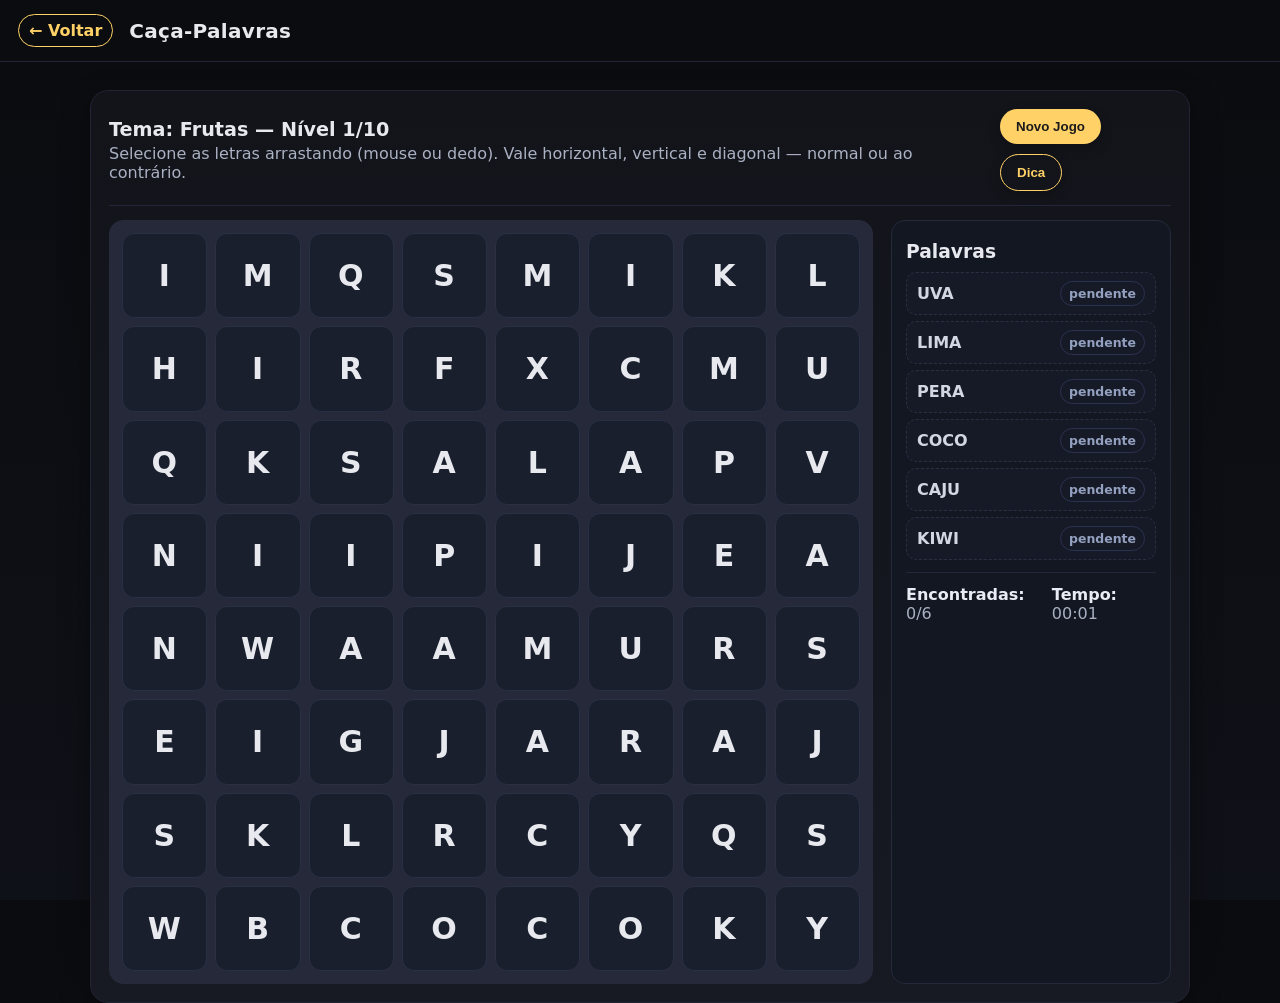
<file: caca-palavras.html>
<!DOCTYPE html> <html lang="pt-BR"> <head> <meta charset="UTF-8" /> <meta name="viewport" content="width=device-width, initial-scale=1" /> <title>Caça-Palavras • Vida Saudável 60+</title> <meta name="description" content="Jogo de caça-palavras acessível e responsivo." /> <link rel="stylesheet" href="caca.css" /> </head> <body> <header class="cp-header"> <a class="back" href="index.html" aria-label="Voltar">← Voltar</a> <h1>Caça-Palavras</h1> </header> <main class="cp-wrap"> <section class="cp-panel"> <div class="cp-top"> <div> <h2 class="cp-title">Tema: Hábitos Saudáveis</h2> <p class="cp-sub">Selecione as letras arrastando (mouse ou dedo). Vale horizontal, vertical e diagonal — normal ou ao contrário.</p> </div> <div class="cp-controls"> <button id="btn-novo" class="btn">Novo Jogo</button> <button id="btn-dica" class="btn btn-ghost">Dica</button> </div> </div> <div class="cp-game"> <div id="grid" class="grid" role="grid" aria-label="Grade de letras do caça-palavras"></div> <aside class="cp-aside"> <h3>Palavras</h3> <ul id="lista" class="lista" aria-live="polite"></ul> <div class="cp-stats"> <div><strong>Encontradas:</strong> <span id="found">0</span>/<span id="total">0</span></div> <div><strong>Tempo:</strong> <span id="tempo">00:00</span></div> </div> </aside> </div> </section> </main> <dialog id="win"> <h2>Parabéns! 🎉</h2> <p>Você encontrou todas as palavras.</p> <form method="dialog"> <button class="btn">Jogar novamente</button> </form> </dialog> <script src="caca.js"></script> </body> </html
</file>
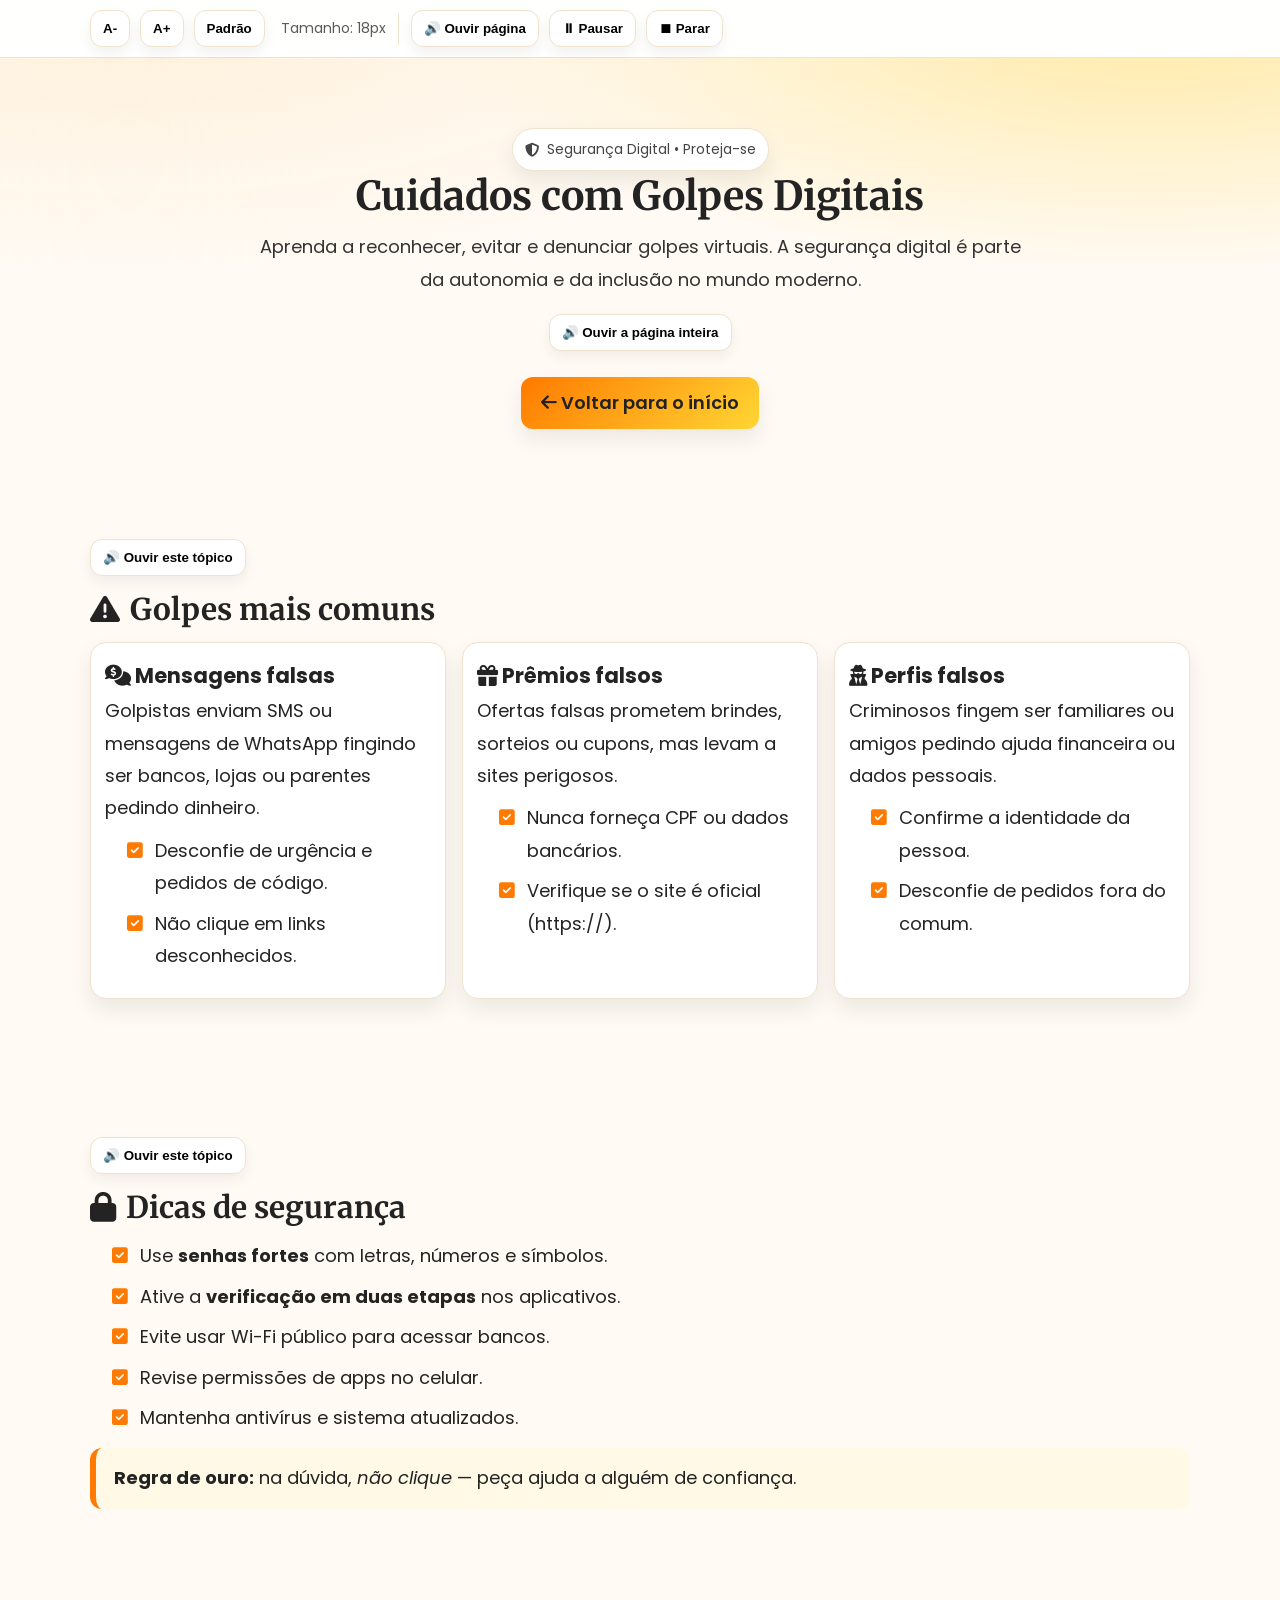
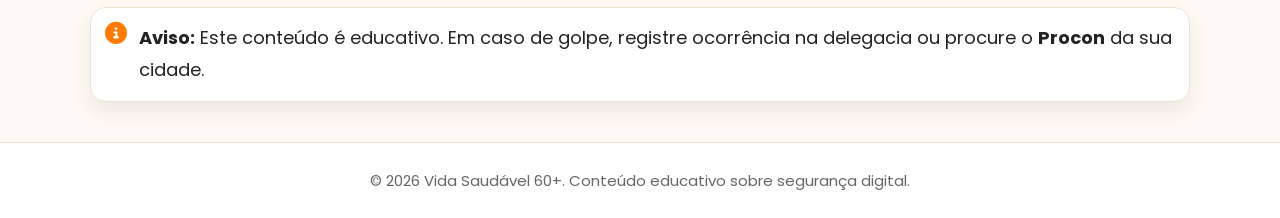
<file: Cuidadogolpes.html>
<!DOCTYPE html>
<html lang="pt-BR">
<head>
  <meta charset="UTF-8">
  <meta name="viewport" content="width=device-width, initial-scale=1.0">
  <title>Cuidados com Golpes Digitais • Vida Saudável 60+</title>
  <meta name="description" content="Aprenda a reconhecer e evitar golpes digitais. Dicas de segurança, privacidade e uso consciente da tecnologia para pessoas idosas.">
  <meta name="author" content="Projeto Vida Saudável 60+">

  <!-- Fontes e Ícones -->
  <link href="https://fonts.googleapis.com/css2?family=Merriweather:wght@700&family=Poppins:wght@400;500;600&display=swap" rel="stylesheet">
  <link href="https://cdnjs.cloudflare.com/ajax/libs/font-awesome/6.6.0/css/all.min.css" rel="stylesheet">

  <style>
    :root{
      --bg:#fffaf3; --card:#fff; --text:#232323; --muted:#555;
      --brand:#ff7a00; --brand-2:#ffd633; --border:#efe3cf;
      --shadow:0 10px 22px rgba(0,0,0,.08);
      --radius:18px; --container:1100px;

      /* Acessibilidade: tamanho base */
      font-size: 18px;
    }
    *{margin:0;padding:0;box-sizing:border-box}
    body{font-family:'Poppins',system-ui,sans-serif;background:var(--bg);color:var(--text);line-height:1.8;}
    img{max-width:100%;display:block;border-radius:14px}
    a{text-decoration:none;color:var(--brand)} a:hover{color:#b85d00}
    .container{width:min(var(--container),92%);margin:auto}
    .section{padding:clamp(28px,5vw,64px) 0}
    .section-title{font:700 clamp(22px,3vw,30px) 'Merriweather',serif;display:flex;align-items:center;gap:10px;margin-bottom:14px}
    .card{background:#fff;border:1px solid var(--border);border-radius:16px;box-shadow:var(--shadow);overflow:hidden}
    .card-body{padding:14px}
    .highlight{background:#fff9e6;border-left:6px solid var(--brand);padding:14px 18px;border-radius:12px;margin:14px 0}
    .list{margin:10px 0 12px 22px}
    .list li{margin-bottom:8px}
    .checklist li{list-style:none;margin:8px 0;padding-left:28px;position:relative}
    .checklist li::before{content:"\f14a";font-family:"Font Awesome 6 Free";font-weight:900;position:absolute;left:0;color:var(--brand)}
    .hero{background:radial-gradient(1200px 420px at 10% -10%,#fff1dc 0%,rgba(255,255,255,0) 60%),radial-gradient(1200px 420px at 90% -10%,#ffeaa6 0%,rgba(255,255,255,0) 60%);padding:70px 0 36px;text-align:center}
    .hero h1{font:700 clamp(26px,4vw,40px) 'Merriweather',serif}
    .hero p{max-width:780px;margin:10px auto 18px;font-size:18px;color:#333}
    .pill{display:inline-flex;gap:8px;align-items:center;background:#fff;border:1px solid var(--border);padding:8px 12px;border-radius:999px;font-size:14px;color:#444;box-shadow:var(--shadow)}
    .back-btn{display:inline-block;margin-top:12px;background:linear-gradient(135deg,var(--brand),var(--brand-2));color:#222;padding:10px 20px;border-radius:12px;font-weight:600;box-shadow:var(--shadow);transition:.3s;}
    .back-btn:hover{transform:translateY(-2px);background:linear-gradient(135deg,#ff9517,#ffec64)}
    .grid{display:grid;gap:16px}
    @media(min-width:900px){.grid-3{grid-template-columns:repeat(3,1fr)}}
    .alerta{display:flex;gap:12px;align-items:flex-start;background:#fff;border:1px solid var(--border);border-radius:16px;padding:14px;box-shadow:var(--shadow);margin-top:20px}
    .alerta i{font-size:22px;color:var(--brand)}
    .site-footer{background:#fff;margin-top:40px;padding:24px 0;text-align:center;border-top:1px solid var(--border);color:#666;font-size:15px}

    /* Barra A11y + áudio */
    .a11y-bar{
      position: sticky; top: 0; z-index: 80;
      background: rgba(255,255,255,.92);
      backdrop-filter: blur(10px);
      border-bottom: 1px solid var(--border);
    }
    .a11y-inner{
      width:min(var(--container),92%);
      margin:auto;
      display:flex; gap:10px; flex-wrap:wrap; align-items:center;
      padding:10px 0;
    }
    .btn-a11y{
      border:1px solid var(--border);
      background:#fff;
      border-radius:12px;
      padding:10px 12px;
      font-weight:700;
      cursor:pointer;
      display:inline-flex;
      align-items:center;
      gap:8px;
      box-shadow:0 6px 14px rgba(0,0,0,.06);
    }
    .btn-a11y:focus{ outline:3px solid rgba(255,122,0,.25); outline-offset:2px; }
    .a11y-sep{ width:1px; height:32px; background:var(--border); margin:0 2px; }
    .font-hint{ font-size:14px; opacity:.75; margin-left:6px; }
    .sr-only{
      position:absolute; width:1px; height:1px; padding:0; margin:-1px;
      overflow:hidden; clip:rect(0,0,0,0); white-space:nowrap; border:0;
    }

    /* Botão de áudio por tópico */
    .audio-toolbar{ margin: 10px 0 14px; text-align:left; }
    .audio-btn{
      border:1px solid var(--border);
      background:#fff;
      border-radius:12px;
      padding:10px 12px;
      font-weight:700;
      cursor:pointer;
      display:inline-flex;
      align-items:center;
      gap:8px;
      box-shadow:0 6px 14px rgba(0,0,0,.06);
    }
    .audio-btn:focus{ outline:3px solid rgba(255,122,0,.25); outline-offset:2px; }
  </style>
</head>
<body>

  <!-- Barra de acessibilidade + áudio (fixa) -->
  <div class="a11y-bar" role="region" aria-label="Acessibilidade: tamanho da letra e áudio">
    <div class="a11y-inner">
      <button class="btn-a11y" id="fontDec" type="button" aria-label="Diminuir tamanho da letra">A-</button>
      <button class="btn-a11y" id="fontInc" type="button" aria-label="Aumentar tamanho da letra">A+</button>
      <button class="btn-a11y" id="fontReset" type="button" aria-label="Voltar tamanho padrão">Padrão</button>
      <span class="font-hint" id="fontHint" aria-live="polite"></span>

      <span class="a11y-sep" aria-hidden="true"></span>

      <button class="btn-a11y" id="ttsPlayPage" type="button" aria-label="Ouvir a página inteira">🔊 Ouvir página</button>
      <button class="btn-a11y" id="ttsPause" type="button" aria-label="Pausar ou continuar leitura">⏸ Pausar</button>
      <button class="btn-a11y" id="ttsStop" type="button" aria-label="Parar leitura">⏹ Parar</button>
      <small id="ttsStatus" class="sr-only" aria-live="polite"></small>
    </div>
  </div>

  <!-- HERO -->
  <section class="hero" id="inicio">
    <div class="container">
      <span class="pill"><i class="fa-solid fa-shield-halved" aria-hidden="true"></i> Segurança Digital • Proteja-se</span>
      <h1>Cuidados com Golpes Digitais</h1>
      <p>Aprenda a reconhecer, evitar e denunciar golpes virtuais. A segurança digital é parte da autonomia e da inclusão no mundo moderno.</p>

      <!-- Ouvir página inteira (por tópicos) -->
      <div class="audio-toolbar" style="display:flex;justify-content:center;">
        <button class="audio-btn" type="button" data-section="page-all">🔊 Ouvir a página inteira</button>
      </div>

      <a href="index.html" class="back-btn"><i class="fa-solid fa-arrow-left" aria-hidden="true"></i> Voltar para o início</a>
    </div>
  </section>

  <main class="container">

    <!-- Golpes Comuns -->
    <section class="section" id="golpes">
      <div class="audio-toolbar">
        <button class="audio-btn" type="button" data-section="golpes">🔊 Ouvir este tópico</button>
      </div>

      <h2 class="section-title"><i class="fa-solid fa-triangle-exclamation" aria-hidden="true"></i> Golpes mais comuns</h2>

      <div class="grid grid-3">
        <article class="card">
          <div class="card-body">
            <h3><i class="fa-solid fa-comments-dollar" aria-hidden="true"></i> Mensagens falsas</h3>
            <p>Golpistas enviam SMS ou mensagens de WhatsApp fingindo ser bancos, lojas ou parentes pedindo dinheiro.</p>
            <ul class="list checklist">
              <li>Desconfie de urgência e pedidos de código.</li>
              <li>Não clique em links desconhecidos.</li>
            </ul>
          </div>
        </article>

        <article class="card">
          <div class="card-body">
            <h3><i class="fa-solid fa-gift" aria-hidden="true"></i> Prêmios falsos</h3>
            <p>Ofertas falsas prometem brindes, sorteios ou cupons, mas levam a sites perigosos.</p>
            <ul class="list checklist">
              <li>Nunca forneça CPF ou dados bancários.</li>
              <li>Verifique se o site é oficial (https://).</li>
            </ul>
          </div>
        </article>

        <article class="card">
          <div class="card-body">
            <h3><i class="fa-solid fa-user-secret" aria-hidden="true"></i> Perfis falsos</h3>
            <p>Criminosos fingem ser familiares ou amigos pedindo ajuda financeira ou dados pessoais.</p>
            <ul class="list checklist">
              <li>Confirme a identidade da pessoa.</li>
              <li>Desconfie de pedidos fora do comum.</li>
            </ul>
          </div>
        </article>
      </div>
    </section>

    <!-- Dicas de Proteção -->
    <section class="section" id="dicas">
      <div class="audio-toolbar">
        <button class="audio-btn" type="button" data-section="dicas">🔊 Ouvir este tópico</button>
      </div>

      <h2 class="section-title"><i class="fa-solid fa-lock" aria-hidden="true"></i> Dicas de segurança</h2>
      <ul class="list checklist">
        <li>Use <strong>senhas fortes</strong> com letras, números e símbolos.</li>
        <li>Ative a <strong>verificação em duas etapas</strong> nos aplicativos.</li>
        <li>Evite usar Wi-Fi público para acessar bancos.</li>
        <li>Revise permissões de apps no celular.</li>
        <li>Mantenha antivírus e sistema atualizados.</li>
      </ul>
      <div class="highlight"><strong>Regra de ouro:</strong> na dúvida, <em>não clique</em> — peça ajuda a alguém de confiança.</div>
    </section>

    <!-- Aviso -->
    <div class="alerta" id="aviso">
      <i class="fa-solid fa-circle-info" aria-hidden="true"></i>
      <p><strong>Aviso:</strong> Este conteúdo é educativo. Em caso de golpe, registre ocorrência na delegacia ou procure o <strong>Procon</strong> da sua cidade.</p>
    </div>

  </main>

  <footer class="site-footer">
    <p>&copy; <span id="anoAtual"></span> Vida Saudável 60+. Conteúdo educativo sobre segurança digital.</p>
  </footer>

  <script>
    // Ano atual
    document.getElementById('anoAtual').textContent = new Date().getFullYear();

    // ===== AUMENTAR/DIMINUIR LETRA (A- / A+ / Padrão) =====
    (function fontControls(){
      const MIN_PX = 16, MAX_PX = 26, STEP = 1, DEFAULT_PX = 18;
      const hint = document.getElementById('fontHint');

      function getFontPx(){
        const saved = Number(localStorage.getItem("vs60_font_px"));
        if (saved && saved >= MIN_PX && saved <= MAX_PX) return saved;
        const css = Number(getComputedStyle(document.documentElement).fontSize.replace("px",""));
        return css || DEFAULT_PX;
      }

      function setFontPx(px){
        const v = Math.max(MIN_PX, Math.min(MAX_PX, px));
        document.documentElement.style.fontSize = v + "px";
        localStorage.setItem("vs60_font_px", String(v));
        if (hint) hint.textContent = `Tamanho: ${v}px`;
      }

      setFontPx(getFontPx());
      document.getElementById("fontDec")?.addEventListener("click", () => setFontPx(getFontPx() - STEP));
      document.getElementById("fontInc")?.addEventListener("click", () => setFontPx(getFontPx() + STEP));
      document.getElementById("fontReset")?.addEventListener("click", () => setFontPx(DEFAULT_PX));
    })();

    // ===== ÁUDIO POR TÓPICO (sem ler botões/menus/links) =====
    const hasTTS = "speechSynthesis" in window && "SpeechSynthesisUtterance" in window;

    function setTtsStatus(msg){
      const el = document.getElementById("ttsStatus");
      if (el) el.textContent = msg;
    }

    function pickPtVoice(){
      const voices = speechSynthesis.getVoices?.() || [];
      return voices.find(v => /pt-BR/i.test(v.lang)) || voices.find(v => /^pt/i.test(v.lang)) || null;
    }

    function stopSpeak(){
      if (!hasTTS) return;
      speechSynthesis.cancel();
      setTtsStatus("Leitura parada.");
    }

    function pauseOrResume(){
      if (!hasTTS) return;
      if (speechSynthesis.speaking && !speechSynthesis.paused){
        speechSynthesis.pause();
        setTtsStatus("Leitura pausada.");
        return;
      }
      if (speechSynthesis.paused){
        speechSynthesis.resume();
        setTtsStatus("Leitura retomada.");
      }
    }

    function speakText(text){
      if (!hasTTS){
        alert("Seu navegador não suporta leitura em voz. Use o Google Chrome 😉");
        return;
      }
      const clean = (text || "").replace(/\s+/g, " ").trim();
      if (!clean) return;

      stopSpeak();

      const u = new SpeechSynthesisUtterance(clean);
      const voice = pickPtVoice();
      if (voice) u.voice = voice;
      u.lang = voice?.lang || "pt-BR";
      u.rate = 0.95;
      u.pitch = 1.0;
      u.volume = 1.0;

      u.onstart = () => setTtsStatus("Lendo em voz alta...");
      u.onend   = () => setTtsStatus("Leitura concluída.");
      u.onerror = () => setTtsStatus("Não foi possível ler este trecho.");

      speechSynthesis.speak(u);
    }

    function extractCleanText(root){
      if (!root) return "";
      const clone = root.cloneNode(true);

      const removeSelectors = [
        ".a11y-bar",
        "nav","button","a",
        "script","style",
        "i" /* ícones */
      ];
      clone.querySelectorAll(removeSelectors.join(",")).forEach(el => el.remove());

      return (clone.textContent || "")
        .replace(/[ \t]+\n/g, "\n")
        .replace(/\n{3,}/g, "\n\n")
        .replace(/[ \t]{2,}/g, " ")
        .trim();
    }

    // Botões por tópico
    document.querySelectorAll(".audio-btn").forEach(btn => {
      btn.addEventListener("click", () => {
        const target = btn.getAttribute("data-section");

        if (target === "page-all") {
          const main = document.querySelector("main");
          const text = extractCleanText(main);
          if (text) speakText(text);
          return;
        }

        const section = document.getElementById(target);
        const text = extractCleanText(section);
        if (text) speakText(text);
      });
    });

    // Botões globais
    document.getElementById("ttsPlayPage")?.addEventListener("click", () => {
      const main = document.querySelector("main");
      const text = extractCleanText(main);
      if (text) speakText(text);
    });
    document.getElementById("ttsPause")?.addEventListener("click", pauseOrResume);
    document.getElementById("ttsStop")?.addEventListener("click", stopSpeak);

    // Carrega vozes (alguns navegadores precisam)
    if (hasTTS && speechSynthesis.onvoiceschanged !== undefined){
      speechSynthesis.onvoiceschanged = () => {};
    }

    // Cancela ao sair
    window.addEventListener("beforeunload", stopSpeak);

    // Atalhos: Alt+L (página), Alt+P (pausar), Alt+X (parar)
    document.addEventListener("keydown", (e) => {
      if (!e.altKey) return;
      const k = e.key.toLowerCase();
      if (k === "l") { e.preventDefault(); document.getElementById("ttsPlayPage")?.click(); }
      if (k === "p") { e.preventDefault(); pauseOrResume(); }
      if (k === "x") { e.preventDefault(); stopSpeak(); }
    });
  </script>
</body>
</html>
</file>
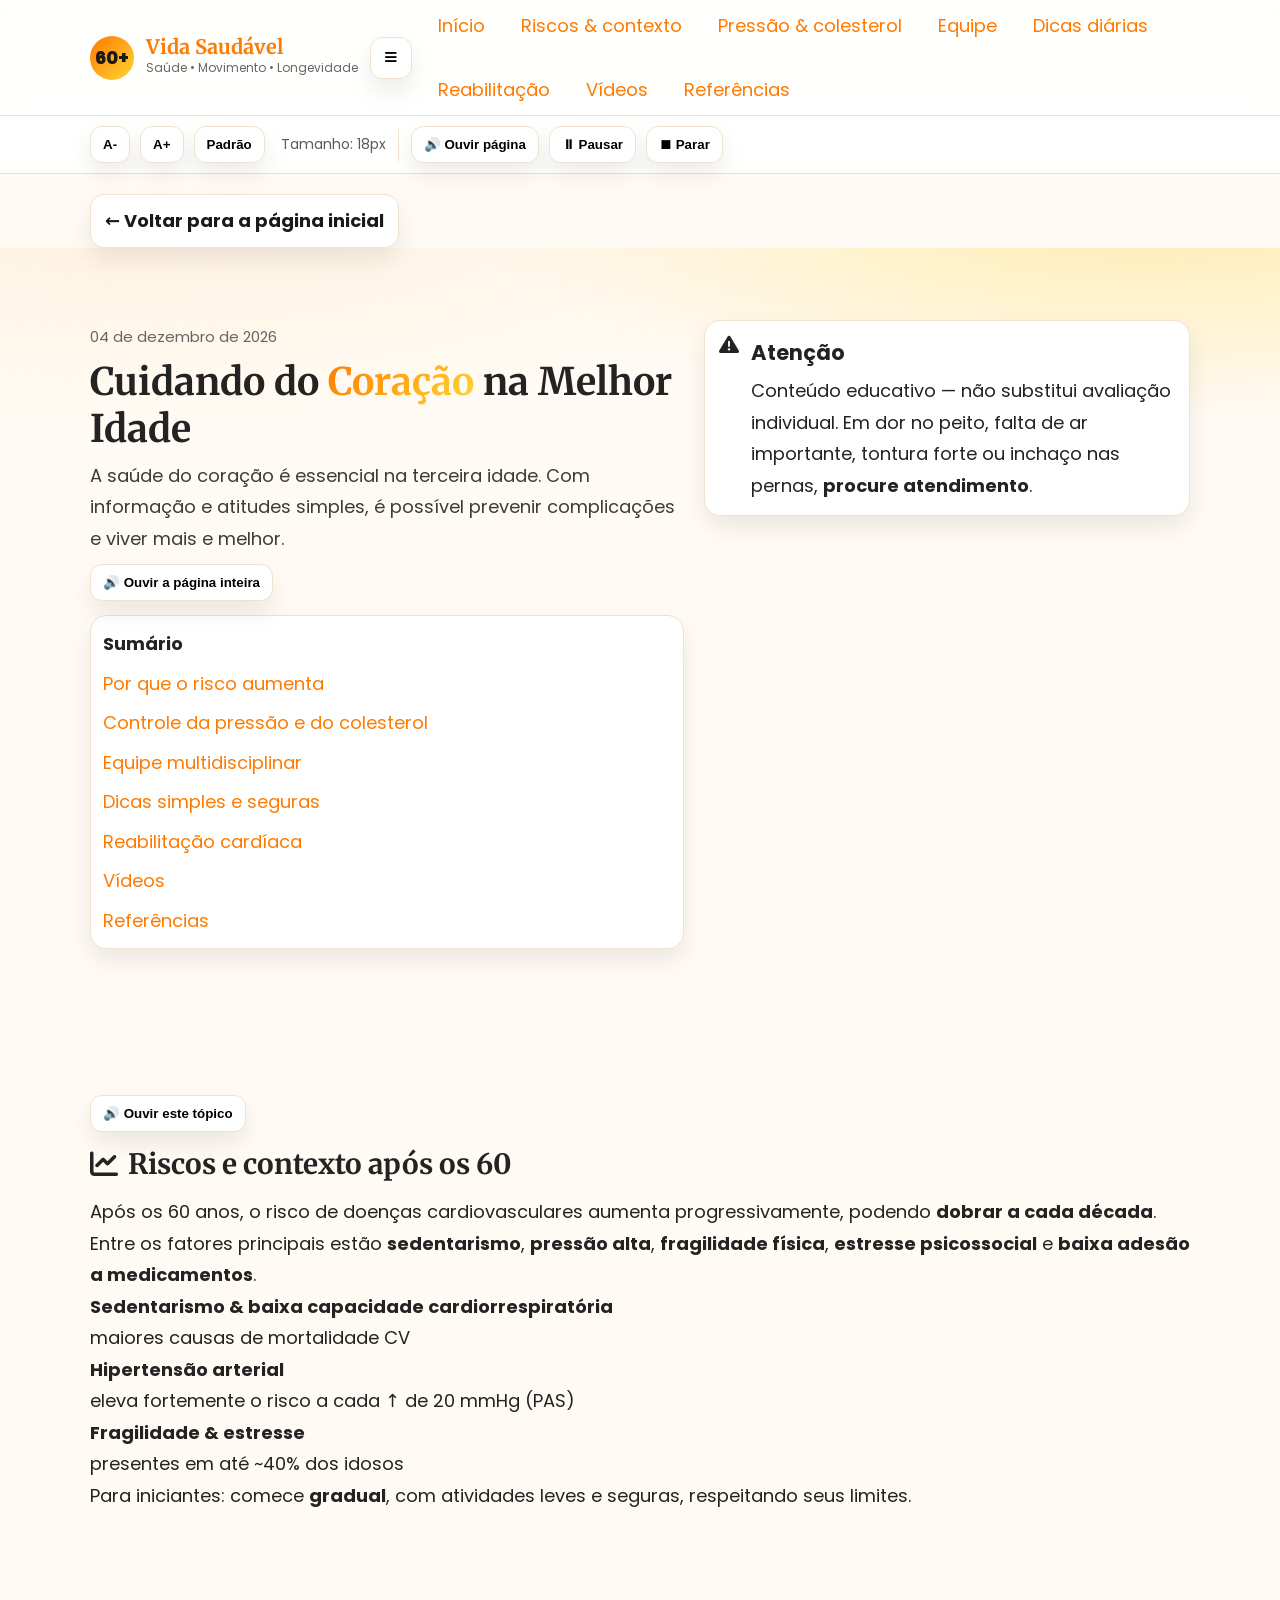
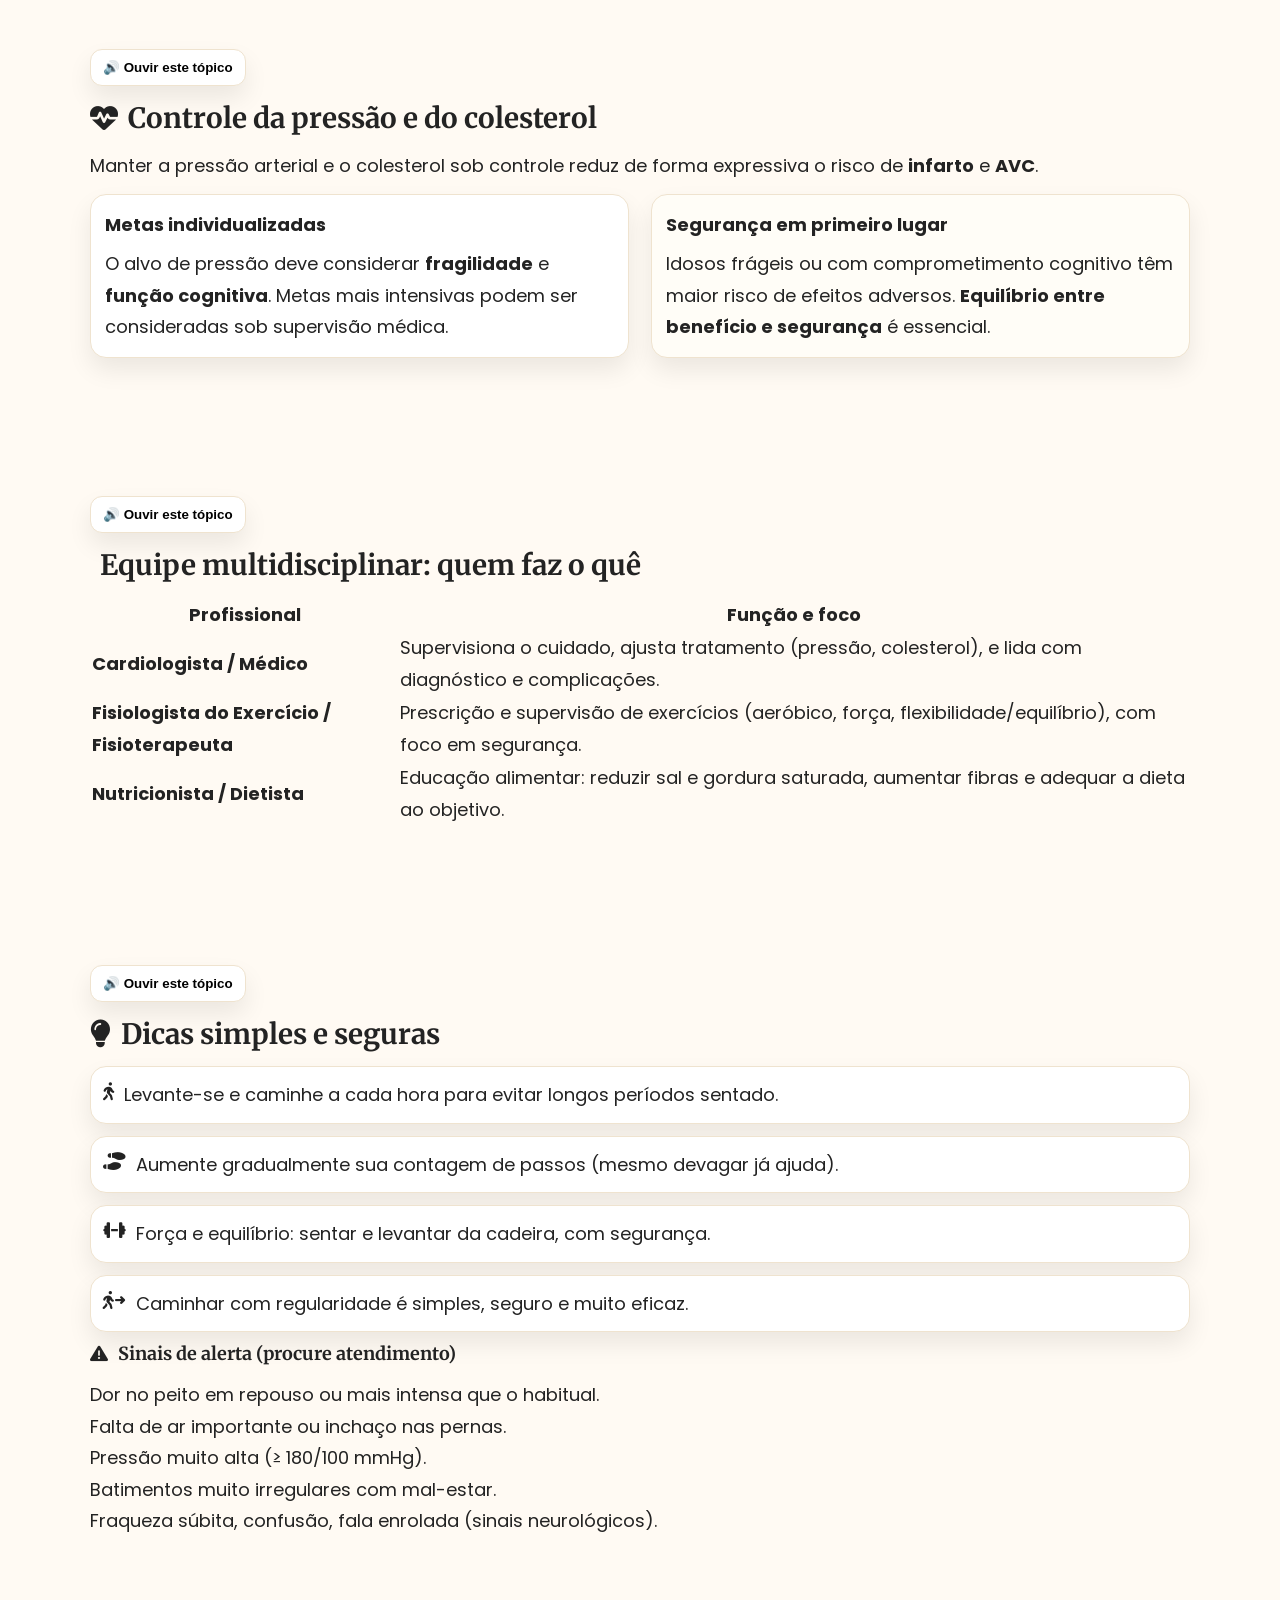
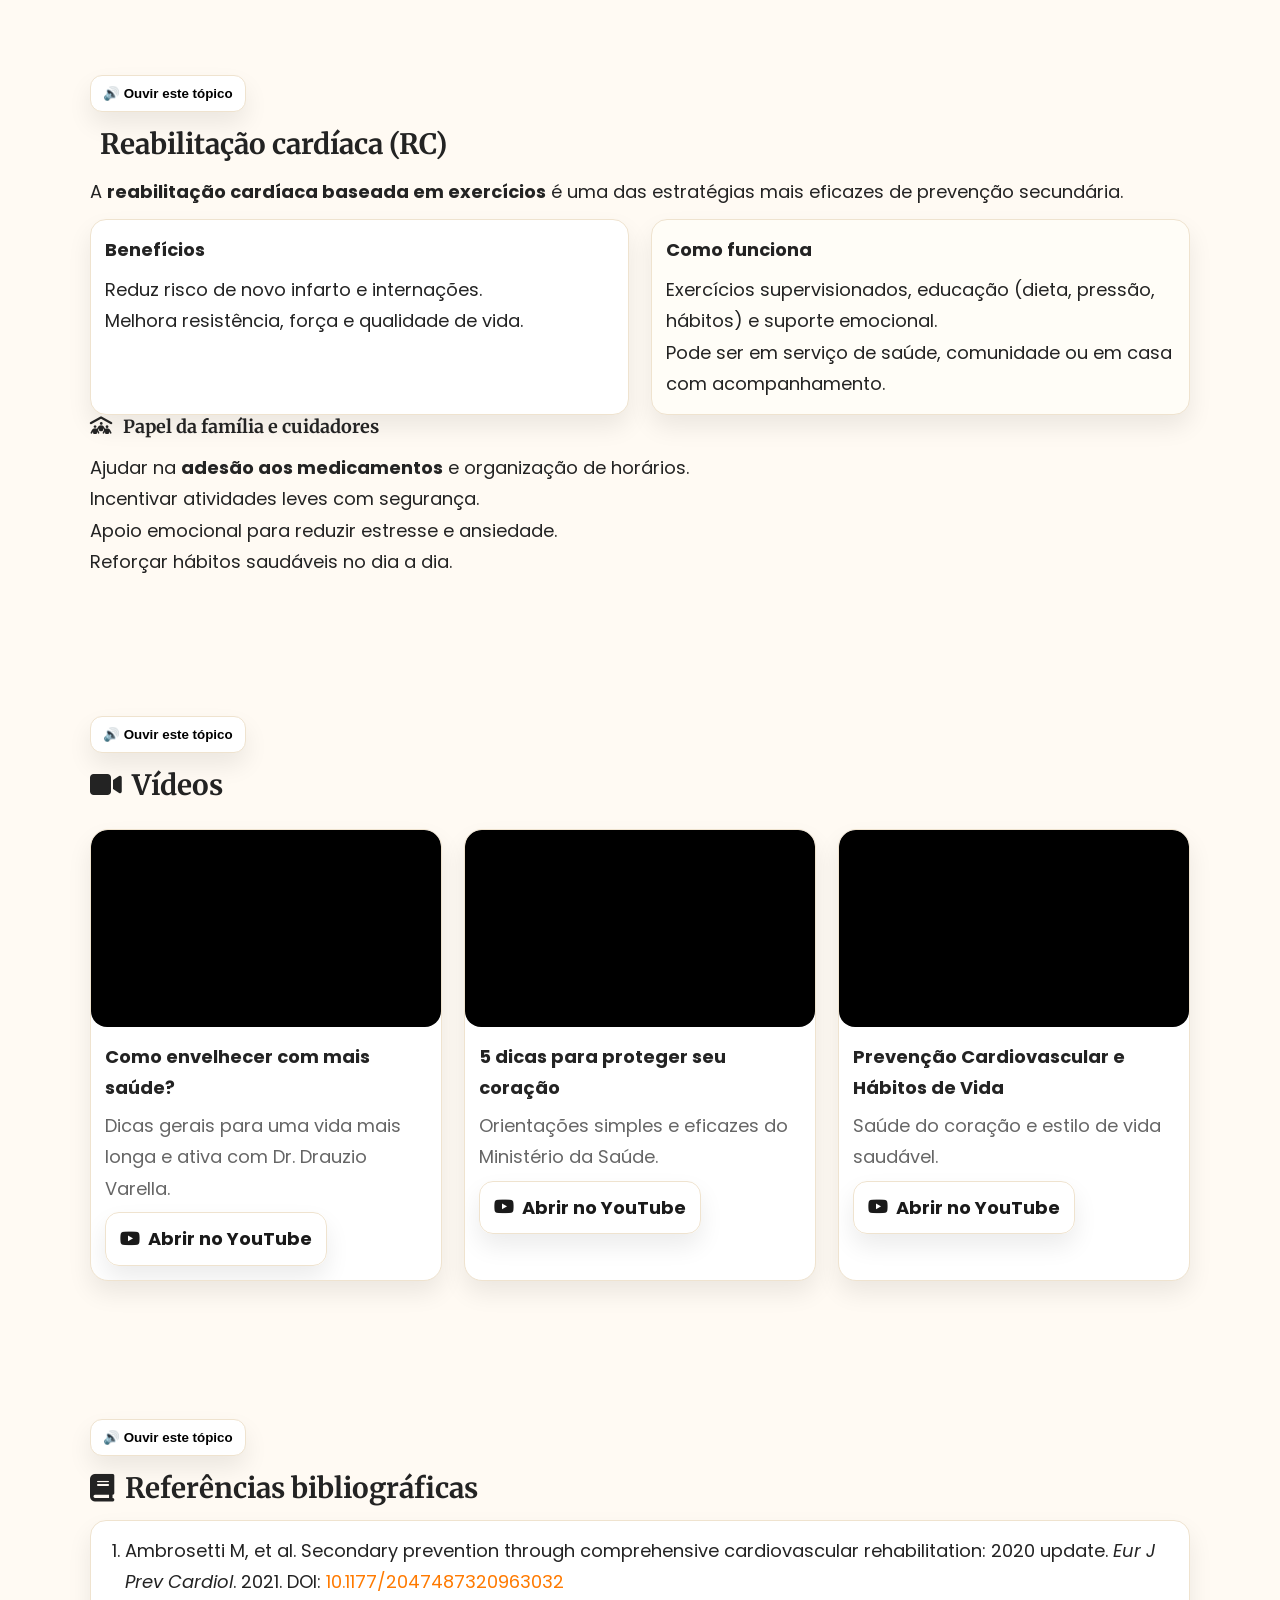
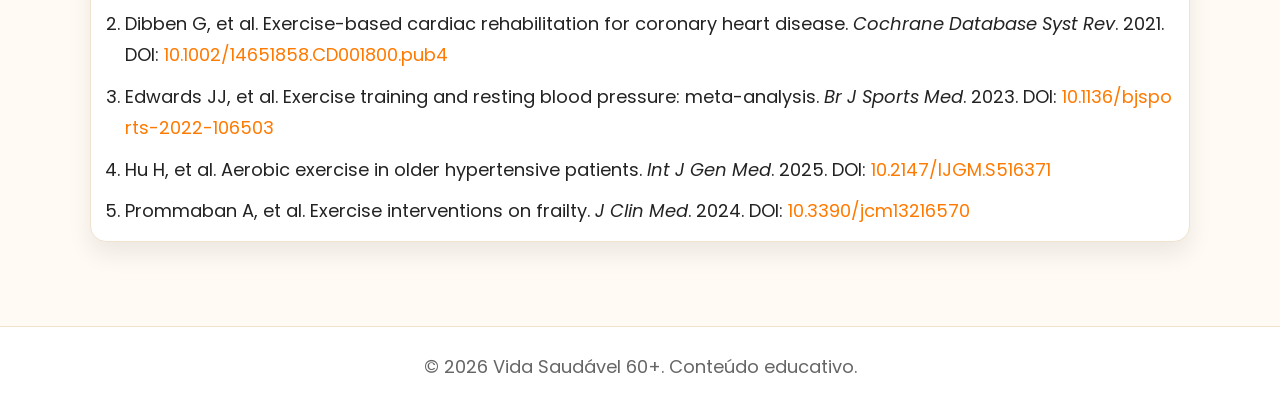
<file: cuidando-do-coracao.html>
<!DOCTYPE html>
<html lang="pt-BR">
<head>
  <meta charset="UTF-8" />
  <meta name="viewport" content="width=device-width, initial-scale=1" />
  <title>Cuidando do Coração na Melhor Idade • Vida Saudável 60+</title>
  <meta name="description" content="Dicas práticas e seguras para cuidar do coração após os 60 anos: riscos, pressão, equipe multidisciplinar, reabilitação cardíaca, sinais de alerta e vídeos." />

  <!-- Fontes e ícones -->
  <link href="https://fonts.googleapis.com/css2?family=Merriweather:wght@700&family=Poppins:wght@400;500;600&display=swap" rel="stylesheet">
  <link href="https://cdnjs.cloudflare.com/ajax/libs/font-awesome/6.6.0/css/all.min.css" rel="stylesheet">

  <!-- CSS base do projeto -->
  <link rel="stylesheet" href="style1.css" />

  <!-- Acessibilidade + áudio (somente complementos) -->
  <style>
    :root { font-size: 18px; }
    body { line-height: 1.75; }

    /* Barra A11y */
    .a11y-bar{
      position: sticky; top: 0; z-index: 80;
      background: rgba(255,255,255,.92);
      backdrop-filter: blur(10px);
      border-bottom: 1px solid var(--border, #e6e6e6);
    }
    .a11y-inner{
      display:flex; gap:10px; flex-wrap:wrap; align-items:center;
      padding:10px 0;
    }
    .btn-a11y{
      border:1px solid var(--border, #e6e6e6);
      background:#fff;
      border-radius:12px;
      padding:10px 12px;
      font-weight:700;
      cursor:pointer;
      display:inline-flex;
      align-items:center;
      gap:8px;
      box-shadow: var(--shadow, 0 10px 22px rgba(0,0,0,.08));
    }
    .btn-a11y:focus{ outline:3px solid rgba(12,107,95,.25); outline-offset:2px; }
    .a11y-sep{ width:1px; height:32px; background:var(--border, #e6e6e6); margin:0 2px; }
    .font-hint{ font-size:14px; opacity:.75; margin-left:6px; }
    .sr-only{
      position:absolute; width:1px; height:1px; padding:0; margin:-1px;
      overflow:hidden; clip:rect(0,0,0,0); white-space:nowrap; border:0;
    }

    /* Botão de áudio por tópico */
    .audio-toolbar{ margin: 10px 0 14px; }
    .audio-btn{
      border:1px solid var(--border, #e6e6e6);
      background:#fff;
      border-radius:12px;
      padding:10px 12px;
      font-weight:700;
      cursor:pointer;
      display:inline-flex;
      align-items:center;
      gap:8px;
      box-shadow: var(--shadow, 0 10px 22px rgba(0,0,0,.08));
    }
    .audio-btn:focus{ outline:3px solid rgba(12,107,95,.25); outline-offset:2px; }

    /* Se o seu CSS base não tiver .video-wrap, garante responsivo */
    .video-wrap{
      position:relative;
      width:100%;
      padding-top:56.25%;
      border-radius:16px;
      overflow:hidden;
      background:#000;
    }
    .video-wrap iframe{
      position:absolute; inset:0;
      width:100%; height:100%;
      border:0;
    }
  </style>
</head>

<body>
  <!-- Barra de progresso -->
  <div id="progressBar" aria-hidden="true"></div>

  <!-- Cabeçalho -->
  <header class="site-header">
    <div class="container header-flex">
      <a class="brand" href="index.html#noticias" aria-label="Página inicial Vida Saudável 60+">
        <span class="brand-badge" aria-hidden="true">60+</span>
        <div class="brand-text">
          <h1>Vida Saudável</h1>
          <p>Saúde • Movimento • Longevidade</p>
        </div>
      </a>

      <button id="menuBtn" class="menu-btn" aria-expanded="false" aria-controls="topNav" aria-label="Abrir menu">
        <i class="fa-solid fa-bars" aria-hidden="true"></i>
      </button>

      <nav id="topNav" class="top-nav" aria-label="Navegação principal">
        <a href="#inicio">Início</a>
        <a href="#riscos">Riscos & contexto</a>
        <a href="#pressao">Pressão & colesterol</a>
        <a href="#equipe">Equipe</a>
        <a href="#dicas">Dicas diárias</a>
        <a href="#rc">Reabilitação</a>
        <a href="#videos">Vídeos</a>
        <a href="#referencias">Referências</a>
      </nav>
    </div>
  </header>

  <!-- Barra de acessibilidade + áudio -->
  <div class="a11y-bar" role="region" aria-label="Acessibilidade: tamanho da letra e leitura em áudio">
    <div class="container a11y-inner">
      <button class="btn-a11y" id="fontDec" type="button" aria-label="Diminuir tamanho da letra">A-</button>
      <button class="btn-a11y" id="fontInc" type="button" aria-label="Aumentar tamanho da letra">A+</button>
      <button class="btn-a11y" id="fontReset" type="button" aria-label="Voltar tamanho padrão">Padrão</button>
      <span class="font-hint" id="fontHint" aria-live="polite"></span>

      <span class="a11y-sep" aria-hidden="true"></span>

      <button class="btn-a11y" id="ttsPlayPage" type="button" aria-label="Ouvir a página inteira">🔊 Ouvir página</button>
      <button class="btn-a11y" id="ttsPause" type="button" aria-label="Pausar ou continuar leitura">⏸ Pausar</button>
      <button class="btn-a11y" id="ttsStop" type="button" aria-label="Parar leitura">⏹ Parar</button>

      <small id="ttsStatus" class="sr-only" aria-live="polite"></small>
    </div>
  </div>

  <!-- Botão voltar -->
  <section class="section container" style="padding-top:20px; padding-bottom:0;">
    <a class="btn btn-light" href="index.html#noticias">← Voltar para a página inicial</a>
  </section>

  <!-- Hero -->
  <section id="inicio" class="hero">
    <div class="container hero-grid">
      <div class="hero-text">
        <small id="dataHoje" class="hero-date" aria-live="polite"></small>
        <h2>Cuidando do <span>Coração</span> na Melhor Idade</h2>
        <p>A saúde do coração é essencial na terceira idade. Com informação e atitudes simples, é possível prevenir complicações e viver mais e melhor.</p>

        <div class="audio-toolbar">
          <button class="audio-btn" type="button" data-section="page-all">🔊 Ouvir a página inteira</button>
        </div>

        <nav class="toc" aria-label="Sumário desta página">
          <strong>Sumário</strong>
          <ul>
            <li><a href="#riscos">Por que o risco aumenta</a></li>
            <li><a href="#pressao">Controle da pressão e do colesterol</a></li>
            <li><a href="#equipe">Equipe multidisciplinar</a></li>
            <li><a href="#dicas">Dicas simples e seguras</a></li>
            <li><a href="#rc">Reabilitação cardíaca</a></li>
            <li><a href="#videos">Vídeos</a></li>
            <li><a href="#referencias">Referências</a></li>
          </ul>
        </nav>
      </div>

      <aside class="alerta">
        <i class="fa-solid fa-triangle-exclamation" aria-hidden="true"></i>
        <div>
          <h3>Atenção</h3>
          <p>Conteúdo educativo — não substitui avaliação individual. Em dor no peito, falta de ar importante, tontura forte ou inchaço nas pernas, <strong>procure atendimento</strong>.</p>
        </div>
      </aside>
    </div>
  </section>

  <main>
    <!-- Riscos & Contexto -->
    <section id="riscos" class="section container">
      <div class="audio-toolbar">
        <button class="audio-btn" type="button" data-section="riscos">🔊 Ouvir este tópico</button>
      </div>

      <h3 class="section-title"><i class="fa-solid fa-chart-line" aria-hidden="true"></i> Riscos e contexto após os 60</h3>
      <p>Após os 60 anos, o risco de doenças cardiovasculares aumenta progressivamente, podendo <strong>dobrar a cada década</strong>. Entre os fatores principais estão <strong>sedentarismo</strong>, <strong>pressão alta</strong>, <strong>fragilidade física</strong>, <strong>estresse psicossocial</strong> e <strong>baixa adesão a medicamentos</strong>.</p>

      <div class="kpis">
        <div class="kpi">
          <h4>Sedentarismo & baixa capacidade cardiorrespiratória</h4>
          <p>maiores causas de mortalidade CV</p>
        </div>
        <div class="kpi">
          <h4>Hipertensão arterial</h4>
          <p>eleva fortemente o risco a cada ↑ de 20 mmHg (PAS)</p>
        </div>
        <div class="kpi">
          <h4>Fragilidade & estresse</h4>
          <p>presentes em até ~40% dos idosos</p>
        </div>
      </div>

      <p class="badge">Para iniciantes: comece <strong>gradual</strong>, com atividades leves e seguras, respeitando seus limites.</p>
    </section>

    <!-- Pressão & Colesterol -->
    <section id="pressao" class="section container">
      <div class="audio-toolbar">
        <button class="audio-btn" type="button" data-section="pressao">🔊 Ouvir este tópico</button>
      </div>

      <h3 class="section-title"><i class="fa-solid fa-heart-pulse" aria-hidden="true"></i> Controle da pressão e do colesterol</h3>
      <p>Manter a pressão arterial e o colesterol sob controle reduz de forma expressiva o risco de <strong>infarto</strong> e <strong>AVC</strong>.</p>

      <div class="callouts">
        <div class="callout">
          <h4>Metas individualizadas</h4>
          <p>O alvo de pressão deve considerar <strong>fragilidade</strong> e <strong>função cognitiva</strong>. Metas mais intensivas podem ser consideradas sob supervisão médica.</p>
        </div>
        <div class="callout info">
          <h4>Segurança em primeiro lugar</h4>
          <p>Idosos frágeis ou com comprometimento cognitivo têm maior risco de efeitos adversos. <strong>Equilíbrio entre benefício e segurança</strong> é essencial.</p>
        </div>
      </div>
    </section>

    <!-- Equipe Multidisciplinar -->
    <section id="equipe" class="section container">
      <div class="audio-toolbar">
        <button class="audio-btn" type="button" data-section="equipe">🔊 Ouvir este tópico</button>
      </div>

      <h3 class="section-title"><i class="fa-solid fa-users-medical" aria-hidden="true"></i> Equipe multidisciplinar: quem faz o quê</h3>
      <div class="table-wrap" role="region" aria-label="Papéis da equipe">
        <table class="clean">
          <thead>
            <tr>
              <th style="width:28%">Profissional</th>
              <th>Função e foco</th>
            </tr>
          </thead>
          <tbody>
            <tr>
              <td><strong>Cardiologista / Médico</strong></td>
              <td>Supervisiona o cuidado, ajusta tratamento (pressão, colesterol), e lida com diagnóstico e complicações.</td>
            </tr>
            <tr>
              <td><strong>Fisiologista do Exercício / Fisioterapeuta</strong></td>
              <td>Prescrição e supervisão de exercícios (aeróbico, força, flexibilidade/equilíbrio), com foco em segurança.</td>
            </tr>
            <tr>
              <td><strong>Nutricionista / Dietista</strong></td>
              <td>Educação alimentar: reduzir sal e gordura saturada, aumentar fibras e adequar a dieta ao objetivo.</td>
            </tr>
          </tbody>
        </table>
      </div>
    </section>

    <!-- Dicas e Sinais de Alerta -->
    <section id="dicas" class="section container">
      <div class="audio-toolbar">
        <button class="audio-btn" type="button" data-section="dicas">🔊 Ouvir este tópico</button>
      </div>

      <h3 class="section-title"><i class="fa-solid fa-lightbulb" aria-hidden="true"></i> Dicas simples e seguras</h3>

      <div class="tips" style="margin-bottom:10px">
        <div class="tip"><i class="fa-solid fa-person-walking" aria-hidden="true"></i><div>Levante-se e caminhe a cada hora para evitar longos períodos sentado.</div></div>
        <div class="tip"><i class="fa-solid fa-shoe-prints" aria-hidden="true"></i><div>Aumente gradualmente sua contagem de passos (mesmo devagar já ajuda).</div></div>
        <div class="tip"><i class="fa-solid fa-dumbbell" aria-hidden="true"></i><div>Força e equilíbrio: sentar e levantar da cadeira, com segurança.</div></div>
        <div class="tip"><i class="fa-solid fa-person-walking-arrow-right" aria-hidden="true"></i><div>Caminhar com regularidade é simples, seguro e muito eficaz.</div></div>
      </div>

      <h4 class="section-title" style="font-size:18px"><i class="fa-solid fa-triangle-exclamation" aria-hidden="true"></i> Sinais de alerta (procure atendimento)</h4>
      <ul class="alert-list">
        <li>Dor no peito em repouso ou mais intensa que o habitual.</li>
        <li>Falta de ar importante ou inchaço nas pernas.</li>
        <li>Pressão muito alta (≥ 180/100 mmHg).</li>
        <li>Batimentos muito irregulares com mal-estar.</li>
        <li>Fraqueza súbita, confusão, fala enrolada (sinais neurológicos).</li>
      </ul>
    </section>

    <!-- Reabilitação Cardíaca -->
    <section id="rc" class="section container">
      <div class="audio-toolbar">
        <button class="audio-btn" type="button" data-section="rc">🔊 Ouvir este tópico</button>
      </div>

      <h3 class="section-title"><i class="fa-solid fa-hands-holding-heart" aria-hidden="true"></i> Reabilitação cardíaca (RC)</h3>
      <p>A <strong>reabilitação cardíaca baseada em exercícios</strong> é uma das estratégias mais eficazes de prevenção secundária.</p>

      <div class="callouts">
        <div class="callout">
          <h4>Benefícios</h4>
          <ul>
            <li>Reduz risco de novo infarto e internações.</li>
            <li>Melhora resistência, força e qualidade de vida.</li>
          </ul>
        </div>
        <div class="callout info">
          <h4>Como funciona</h4>
          <ul>
            <li>Exercícios supervisionados, educação (dieta, pressão, hábitos) e suporte emocional.</li>
            <li>Pode ser em serviço de saúde, comunidade ou em casa com acompanhamento.</li>
          </ul>
        </div>
      </div>

      <h4 class="section-title" style="font-size:18px"><i class="fa-solid fa-people-roof" aria-hidden="true"></i> Papel da família e cuidadores</h4>
      <ul class="alert-list">
        <li>Ajudar na <strong>adesão aos medicamentos</strong> e organização de horários.</li>
        <li>Incentivar atividades leves com segurança.</li>
        <li>Apoio emocional para reduzir estresse e ansiedade.</li>
        <li>Reforçar hábitos saudáveis no dia a dia.</li>
      </ul>
    </section>

    <!-- VÍDEOS -->
    <section id="videos" class="section container">
      <div class="audio-toolbar">
        <button class="audio-btn" type="button" data-section="videos">🔊 Ouvir este tópico</button>
      </div>

      <div class="section-head">
        <h3 class="section-title"><i class="fa-solid fa-video" aria-hidden="true"></i> Vídeos</h3>
      </div>

      <div class="video-grid">
        <article class="card" aria-label="Vídeo Drauzio Varella - Como envelhecer com mais saúde">
          <div class="video-wrap">
            <iframe title="Como envelhecer com mais saúde? - Drauzio Varella"
              src="https://www.youtube.com/embed/pzB6zPJI238"
              loading="lazy" allowfullscreen></iframe>
          </div>
          <div class="card-body">
            <h4>Como envelhecer com mais saúde?</h4>
            <p>Dicas gerais para uma vida mais longa e ativa com Dr. Drauzio Varella.</p>
            <a class="btn btn-ghost" href="https://www.youtube.com/watch?v=pzB6zPJI238" target="_blank" rel="noopener">
              <i class="fa-brands fa-youtube" aria-hidden="true"></i> Abrir no YouTube
            </a>
          </div>
        </article>

        <article class="card" aria-label="Vídeo 5 dicas para proteger o coração - Ministério da Saúde">
          <div class="video-wrap">
            <iframe title="5 dicas para proteger seu coração - Ministério da Saúde"
              src="https://www.youtube.com/embed/TYewcj0TnFU"
              loading="lazy" allowfullscreen></iframe>
          </div>
          <div class="card-body">
            <h4>5 dicas para proteger seu coração</h4>
            <p>Orientações simples e eficazes do Ministério da Saúde.</p>
            <a class="btn btn-ghost" href="https://www.youtube.com/watch?v=TYewcj0TnFU" target="_blank" rel="noopener">
              <i class="fa-brands fa-youtube" aria-hidden="true"></i> Abrir no YouTube
            </a>
          </div>
        </article>

        <article class="card" aria-label="Vídeo Eduardo Machado - Prevenção Cardiovascular e Hábitos de Vida">
          <div class="video-wrap">
            <iframe title="Eduardo Machado - Prevenção Cardiovascular e Hábitos de Vida"
              src="https://www.youtube.com/embed/40eDfXM1ESQ"
              loading="lazy" allowfullscreen></iframe>
          </div>
          <div class="card-body">
            <h4>Prevenção Cardiovascular e Hábitos de Vida</h4>
            <p>Saúde do coração e estilo de vida saudável.</p>
            <a class="btn btn-ghost" href="https://www.youtube.com/watch?v=40eDfXM1ESQ" target="_blank" rel="noopener">
              <i class="fa-brands fa-youtube" aria-hidden="true"></i> Abrir no YouTube
            </a>
          </div>
        </article>
      </div>
    </section>

    <!-- Referências -->
    <section id="referencias" class="section container">
      <div class="audio-toolbar">
        <button class="audio-btn" type="button" data-section="referencias">🔊 Ouvir este tópico</button>
      </div>

      <h3 class="section-title"><i class="fa-solid fa-book" aria-hidden="true"></i> Referências bibliográficas</h3>
      <ol class="refs">
        <li>Ambrosetti M, et al. Secondary prevention through comprehensive cardiovascular rehabilitation: 2020 update. <em>Eur J Prev Cardiol</em>. 2021. DOI:
          <a class="doi" href="https://doi.org/10.1177/2047487320963032" target="_blank" rel="noopener">10.1177/2047487320963032</a></li>
        <li>Dibben G, et al. Exercise-based cardiac rehabilitation for coronary heart disease. <em>Cochrane Database Syst Rev</em>. 2021. DOI:
          <a class="doi" href="https://doi.org/10.1002/14651858.CD001800.pub4" target="_blank" rel="noopener">10.1002/14651858.CD001800.pub4</a></li>
        <li>Edwards JJ, et al. Exercise training and resting blood pressure: meta-analysis. <em>Br J Sports Med</em>. 2023. DOI:
          <a class="doi" href="https://doi.org/10.1136/bjsports-2022-106503" target="_blank" rel="noopener">10.1136/bjsports-2022-106503</a></li>
        <li>Hu H, et al. Aerobic exercise in older hypertensive patients. <em>Int J Gen Med</em>. 2025. DOI:
          <a class="doi" href="https://doi.org/10.2147/IJGM.S516371" target="_blank" rel="noopener">10.2147/IJGM.S516371</a></li>
        <li>Prommaban A, et al. Exercise interventions on frailty. <em>J Clin Med</em>. 2024. DOI:
          <a class="doi" href="https://doi.org/10.3390/jcm13216570" target="_blank" rel="noopener">10.3390/jcm13216570</a></li>
      </ol>
    </section>
  </main>

  <!-- Voltar ao topo -->
  <button id="toTop" class="to-top" aria-label="Voltar ao topo">
    <i class="fa-solid fa-arrow-up" aria-hidden="true"></i>
  </button>

  <!-- Rodapé -->
  <footer class="site-footer">
    <div class="container">
      <p>&copy; <span id="anoAtual"></span> Vida Saudável 60+. Conteúdo educativo.</p>
    </div>
  </footer>

  <!-- JS base -->
  <script src="script1.js"></script>

  <!-- JS extra (fonte + áudio por tópicos) -->
  <script>
    (() => {
      // ===== Data e ano (caso seu script1.js não faça) =====
      const anoEl = document.getElementById('anoAtual');
      if (anoEl) anoEl.textContent = new Date().getFullYear();

      const dataEl = document.getElementById('dataHoje');
      if (dataEl && !dataEl.textContent.trim()) {
        const agora = new Date();
        const dias = ['domingo','segunda-feira','terça-feira','quarta-feira','quinta-feira','sexta-feira','sábado'];
        const meses = ['janeiro','fevereiro','março','abril','maio','junho','julho','agosto','setembro','outubro','novembro','dezembro'];
        dataEl.textContent = `${dias[agora.getDay()]}, ${agora.getDate()} de ${meses[agora.getMonth()]} de ${agora.getFullYear()}`;
      }

      // ===== Fonte (A- / A+ / Padrão) =====
      const MIN_PX = 16, MAX_PX = 26, STEP = 1, DEFAULT_PX = 18;
      const hint = document.getElementById('fontHint');

      function getFontPx() {
        const saved = Number(localStorage.getItem("vs60_font_px"));
        if (saved && saved >= MIN_PX && saved <= MAX_PX) return saved;
        const css = Number(getComputedStyle(document.documentElement).fontSize.replace("px",""));
        return css || DEFAULT_PX;
      }
      function setFontPx(px) {
        const v = Math.max(MIN_PX, Math.min(MAX_PX, px));
        document.documentElement.style.fontSize = v + "px";
        localStorage.setItem("vs60_font_px", String(v));
        if (hint) hint.textContent = `Tamanho: ${v}px`;
      }
      setFontPx(getFontPx());
      document.getElementById("fontDec")?.addEventListener("click", () => setFontPx(getFontPx() - STEP));
      document.getElementById("fontInc")?.addEventListener("click", () => setFontPx(getFontPx() + STEP));
      document.getElementById("fontReset")?.addEventListener("click", () => setFontPx(DEFAULT_PX));

      // ===== Leitura por voz (áudio descrição por tópico) =====
      const hasTTS = "speechSynthesis" in window && "SpeechSynthesisUtterance" in window;
      const statusEl = document.getElementById("ttsStatus");
      const setStatus = (msg) => { if (statusEl) statusEl.textContent = msg; };

      function pickPtVoice() {
        const voices = speechSynthesis.getVoices?.() || [];
        return voices.find(v => /pt-BR/i.test(v.lang)) || voices.find(v => /^pt/i.test(v.lang)) || null;
      }

      function stopSpeak() {
        if (!hasTTS) return;
        speechSynthesis.cancel();
        setStatus("Leitura parada.");
      }

      function pauseOrResume() {
        if (!hasTTS) return;
        if (speechSynthesis.speaking && !speechSynthesis.paused) {
          speechSynthesis.pause();
          setStatus("Leitura pausada.");
          return;
        }
        if (speechSynthesis.paused) {
          speechSynthesis.resume();
          setStatus("Leitura retomada.");
        }
      }

      function speakText(text) {
        if (!hasTTS) { alert("Seu navegador não suporta leitura em voz. Use o Google Chrome 😉"); return; }
        const clean = (text || "").replace(/\s+/g, " ").trim();
        if (!clean) return;

        stopSpeak();

        const u = new SpeechSynthesisUtterance(clean);
        const voice = pickPtVoice();
        if (voice) u.voice = voice;

        u.lang = voice?.lang || "pt-BR";
        u.rate = 0.95;
        u.pitch = 1.0;
        u.volume = 1.0;

        u.onstart = () => setStatus("Lendo em voz alta...");
        u.onend = () => setStatus("Leitura concluída.");
        u.onerror = () => setStatus("Não foi possível ler este trecho.");

        speechSynthesis.speak(u);
      }

      function extractCleanText(root) {
        if (!root) return "";
        const clone = root.cloneNode(true);

        const removeSelectors = [
          ".a11y-bar",
          ".audio-toolbar",
          "header",
          "#progressBar",
          "nav", "button", "a",
          "iframe", ".thumb", ".video-wrap", ".actions-row",
          "script", "style",
          "i",
          "footer",
          "#toTop"
        ];
        clone.querySelectorAll(removeSelectors.join(",")).forEach(el => el.remove());

        return (clone.textContent || "")
          .replace(/[ \t]+\n/g, "\n")
          .replace(/\n{3,}/g, "\n\n")
          .replace(/[ \t]{2,}/g, " ")
          .trim();
      }

      // Botões globais
      document.getElementById("ttsPlayPage")?.addEventListener("click", () => {
        const main = document.querySelector("main");
        speakText(extractCleanText(main));
      });
      document.getElementById("ttsPause")?.addEventListener("click", pauseOrResume);
      document.getElementById("ttsStop")?.addEventListener("click", stopSpeak);

      // Botões por tópico
      document.querySelectorAll(".audio-btn").forEach(btn => {
        btn.addEventListener("click", () => {
          const target = btn.getAttribute("data-section");
          if (target === "page-all") {
            const main = document.querySelector("main");
            speakText(extractCleanText(main));
            return;
          }
          const sec = document.getElementById(target);
          speakText(extractCleanText(sec));
        });
      });

      // Atalhos: Alt+L (página), Alt+P (pausar), Alt+X (parar)
      document.addEventListener("keydown", (e) => {
        if (!e.altKey) return;
        const k = e.key.toLowerCase();
        if (k === "l") { e.preventDefault(); document.getElementById("ttsPlayPage")?.click(); }
        if (k === "p") { e.preventDefault(); pauseOrResume(); }
        if (k === "x") { e.preventDefault(); stopSpeak(); }
      });

      // Carrega vozes (alguns navegadores precisam)
      if (hasTTS && speechSynthesis.onvoiceschanged !== undefined) {
        speechSynthesis.onvoiceschanged = () => {};
      }

      window.addEventListener("beforeunload", stopSpeak);
    })();
  </script>
</body>
</html>
</file>
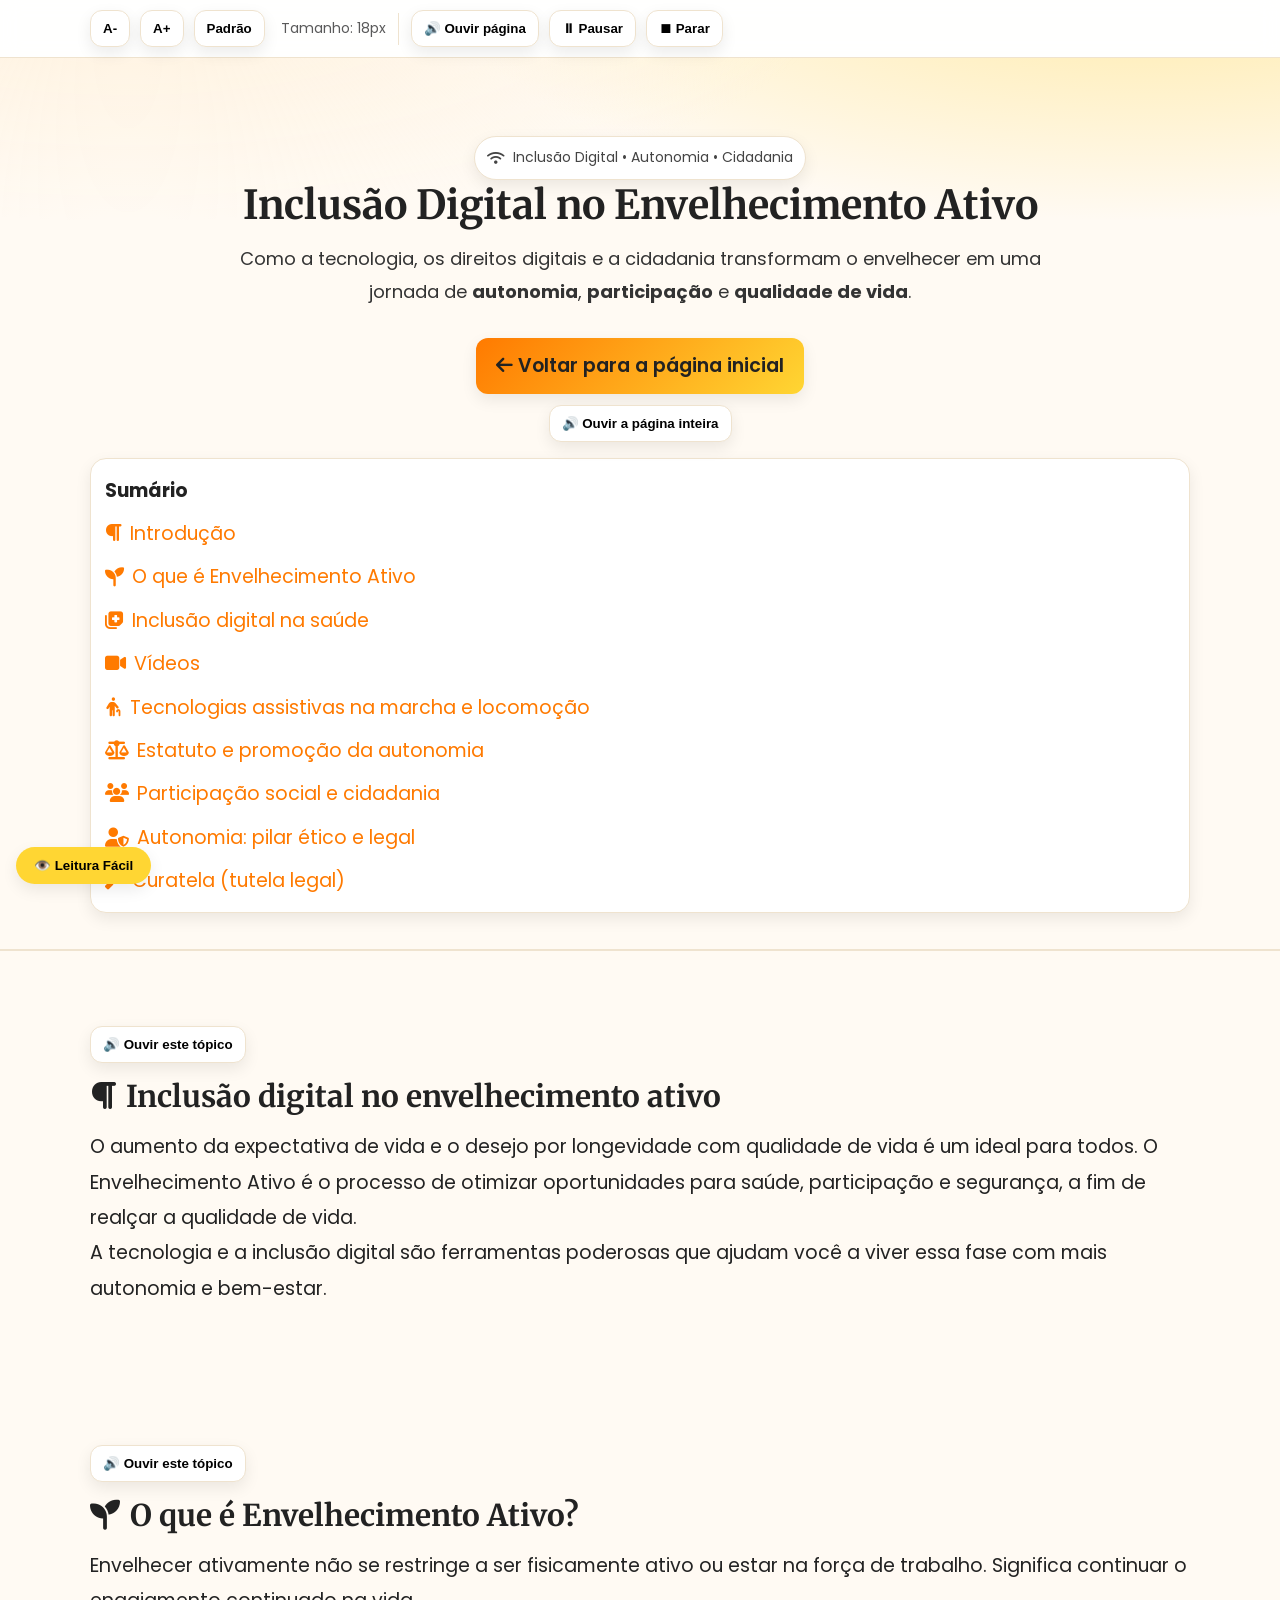
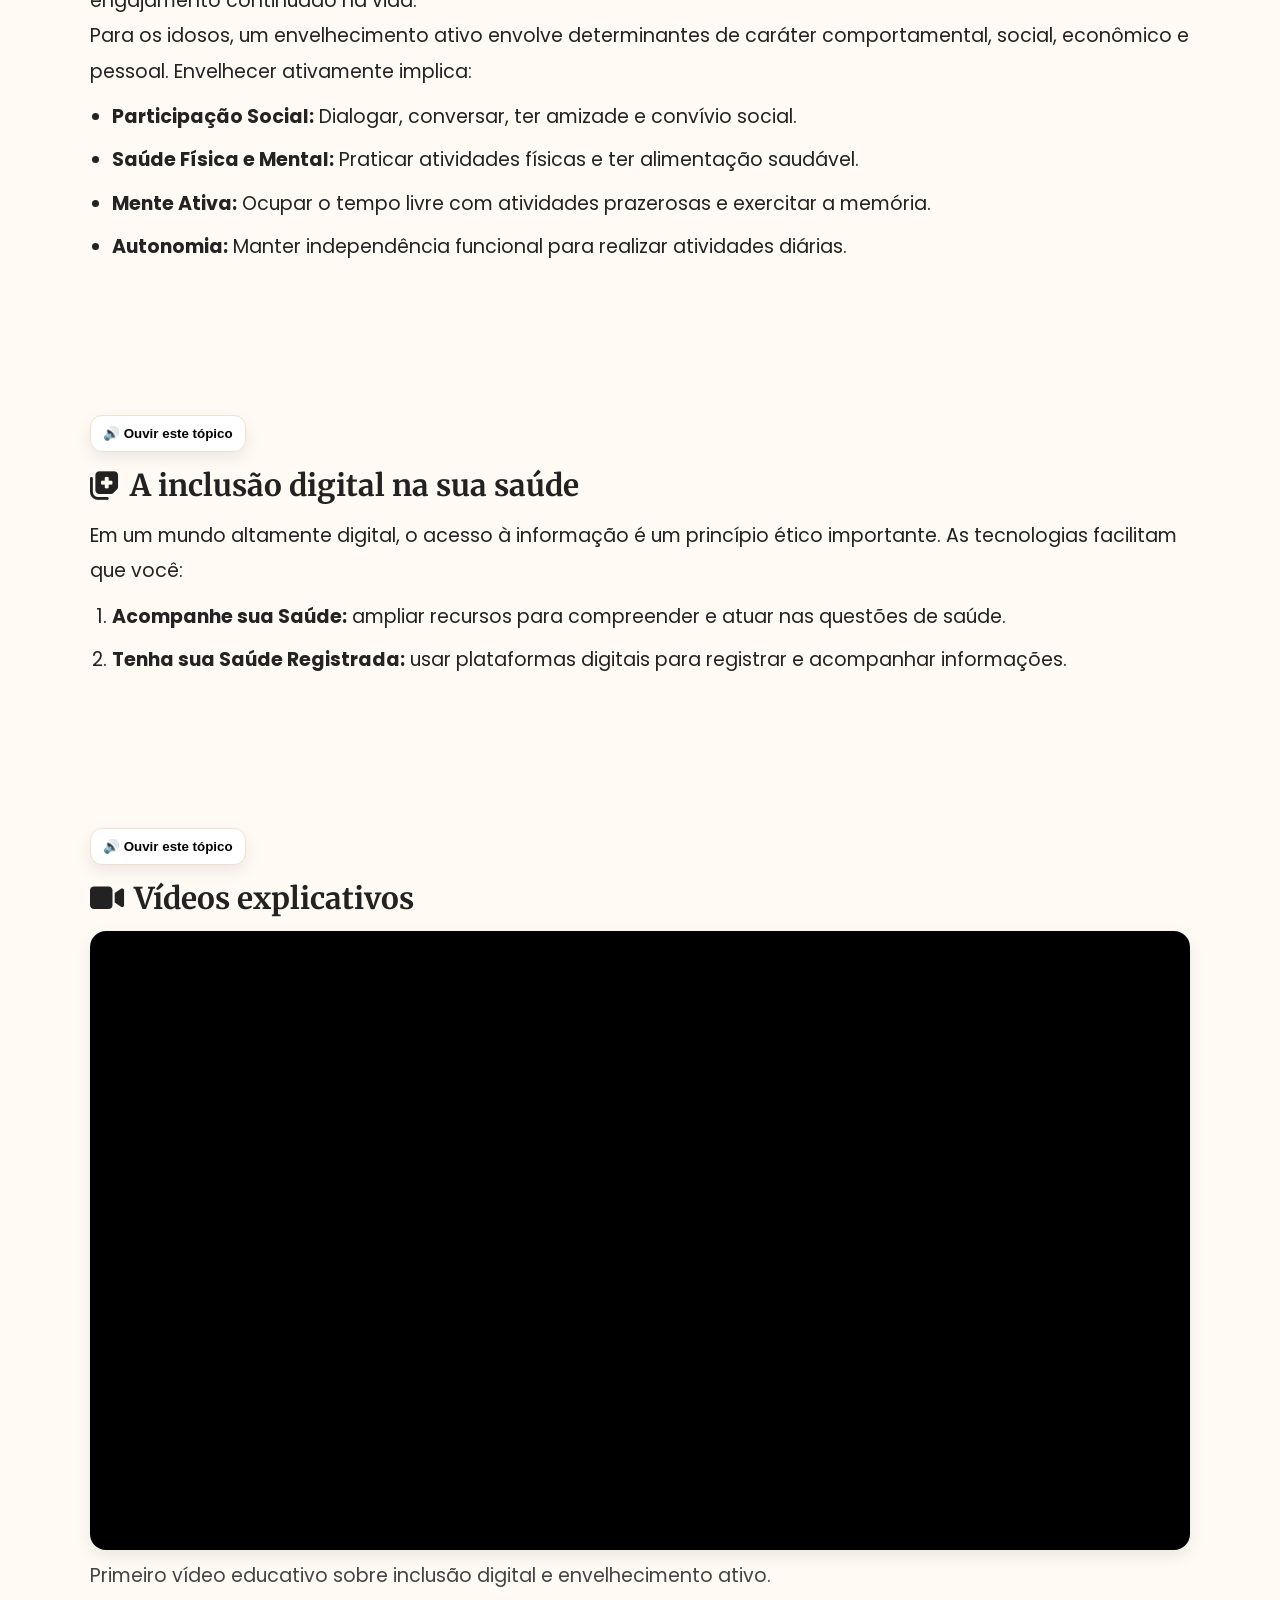
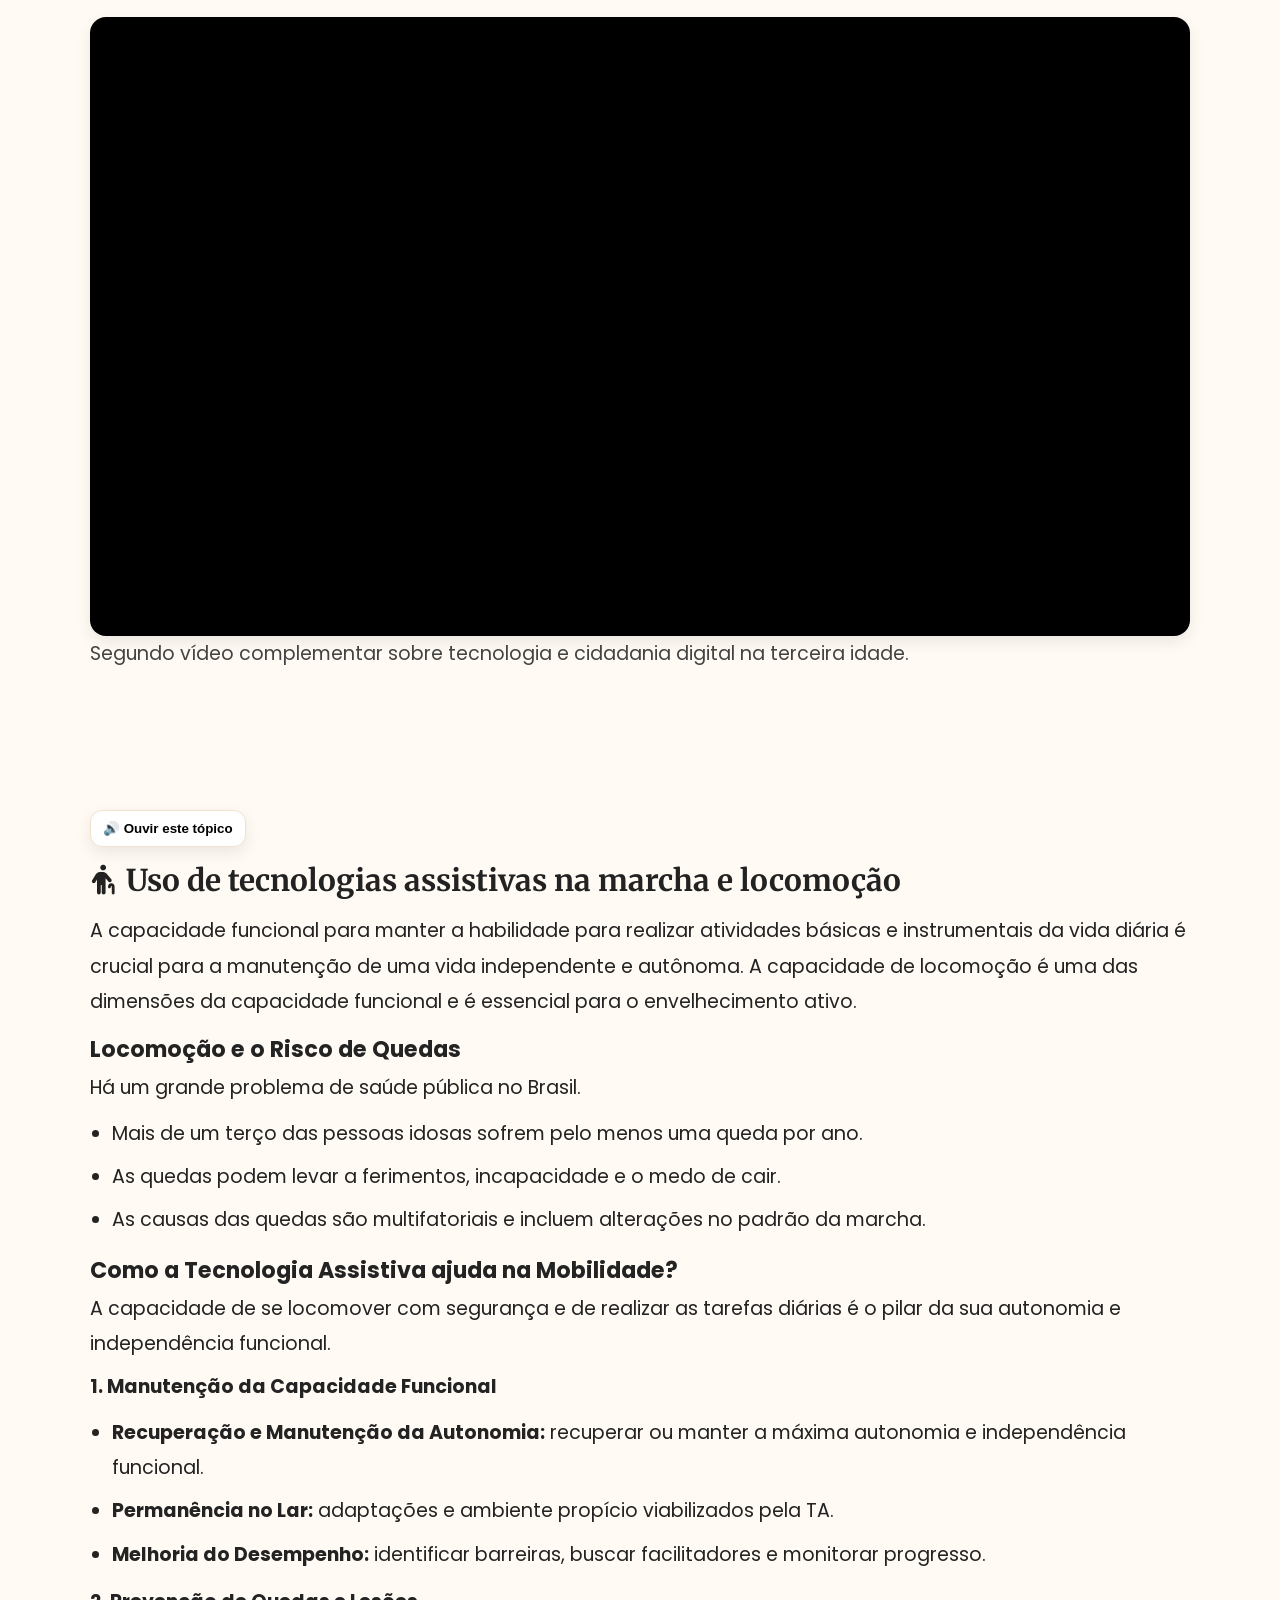
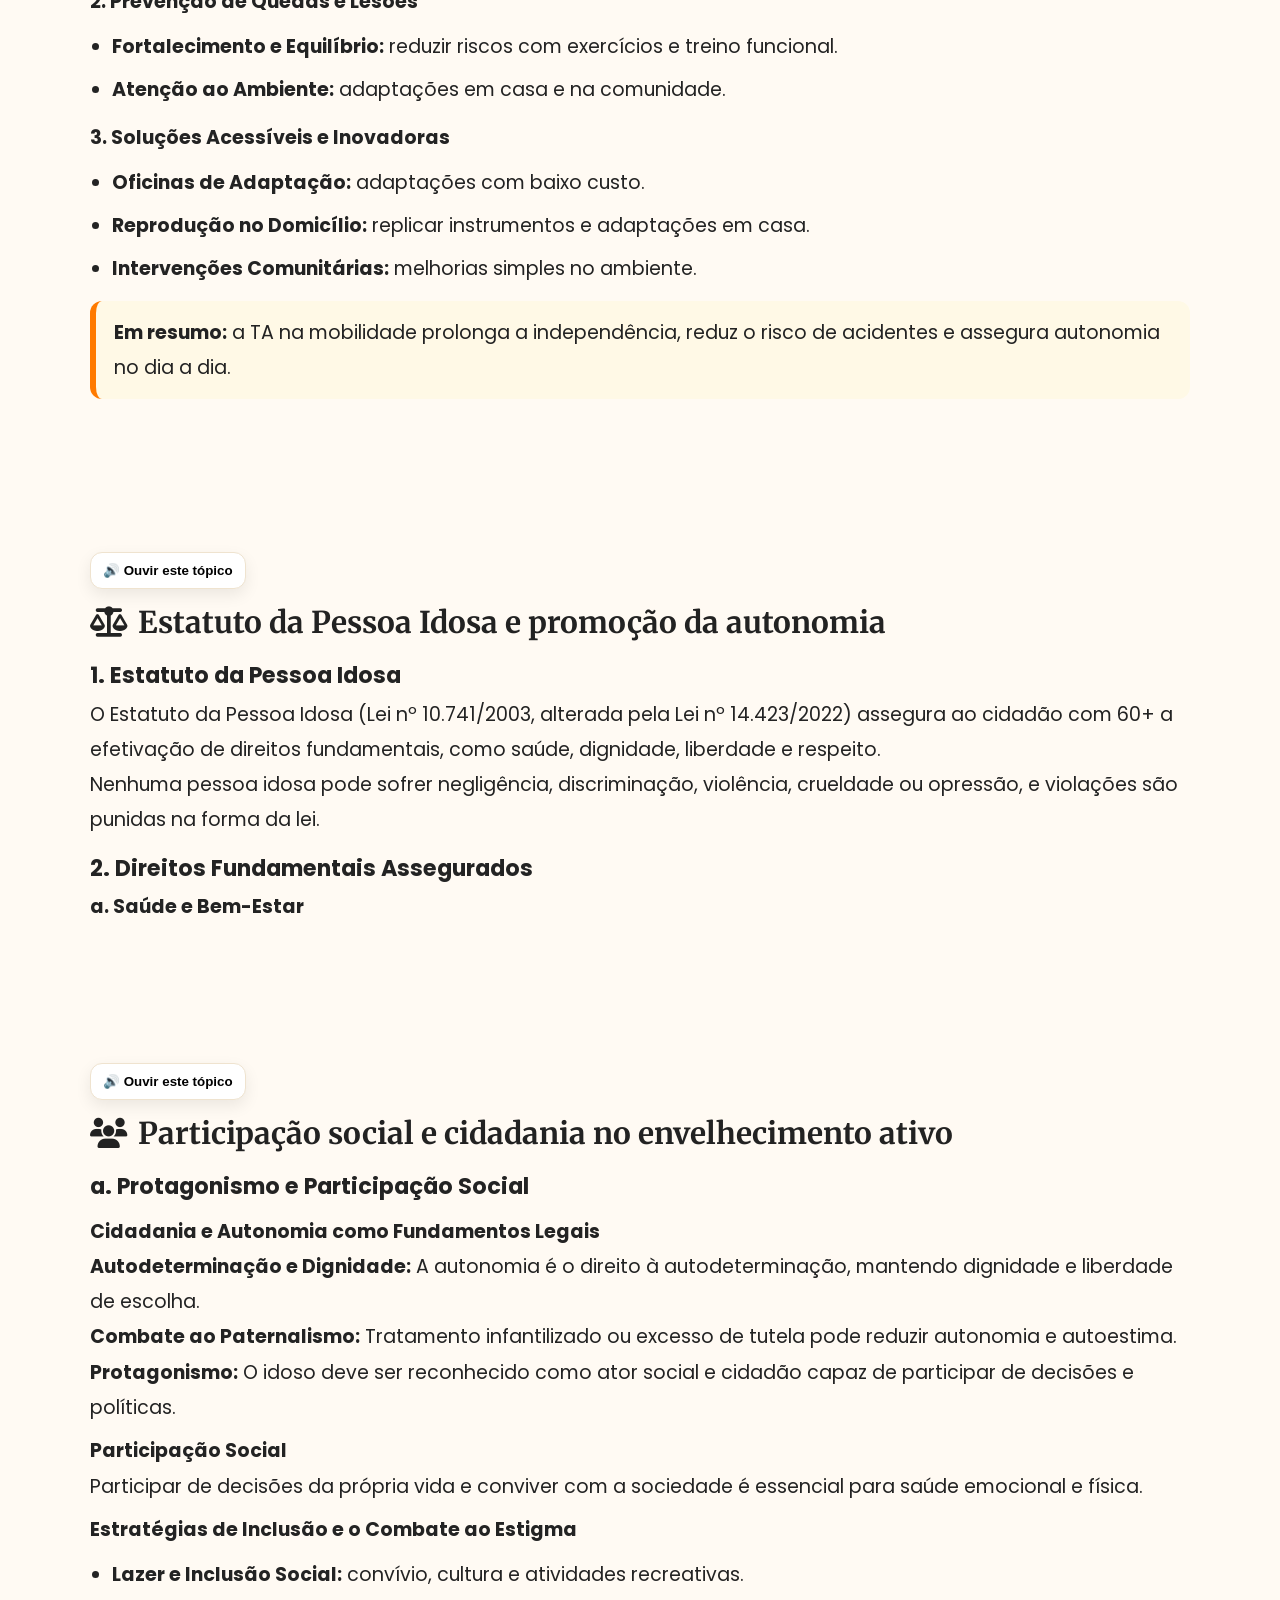
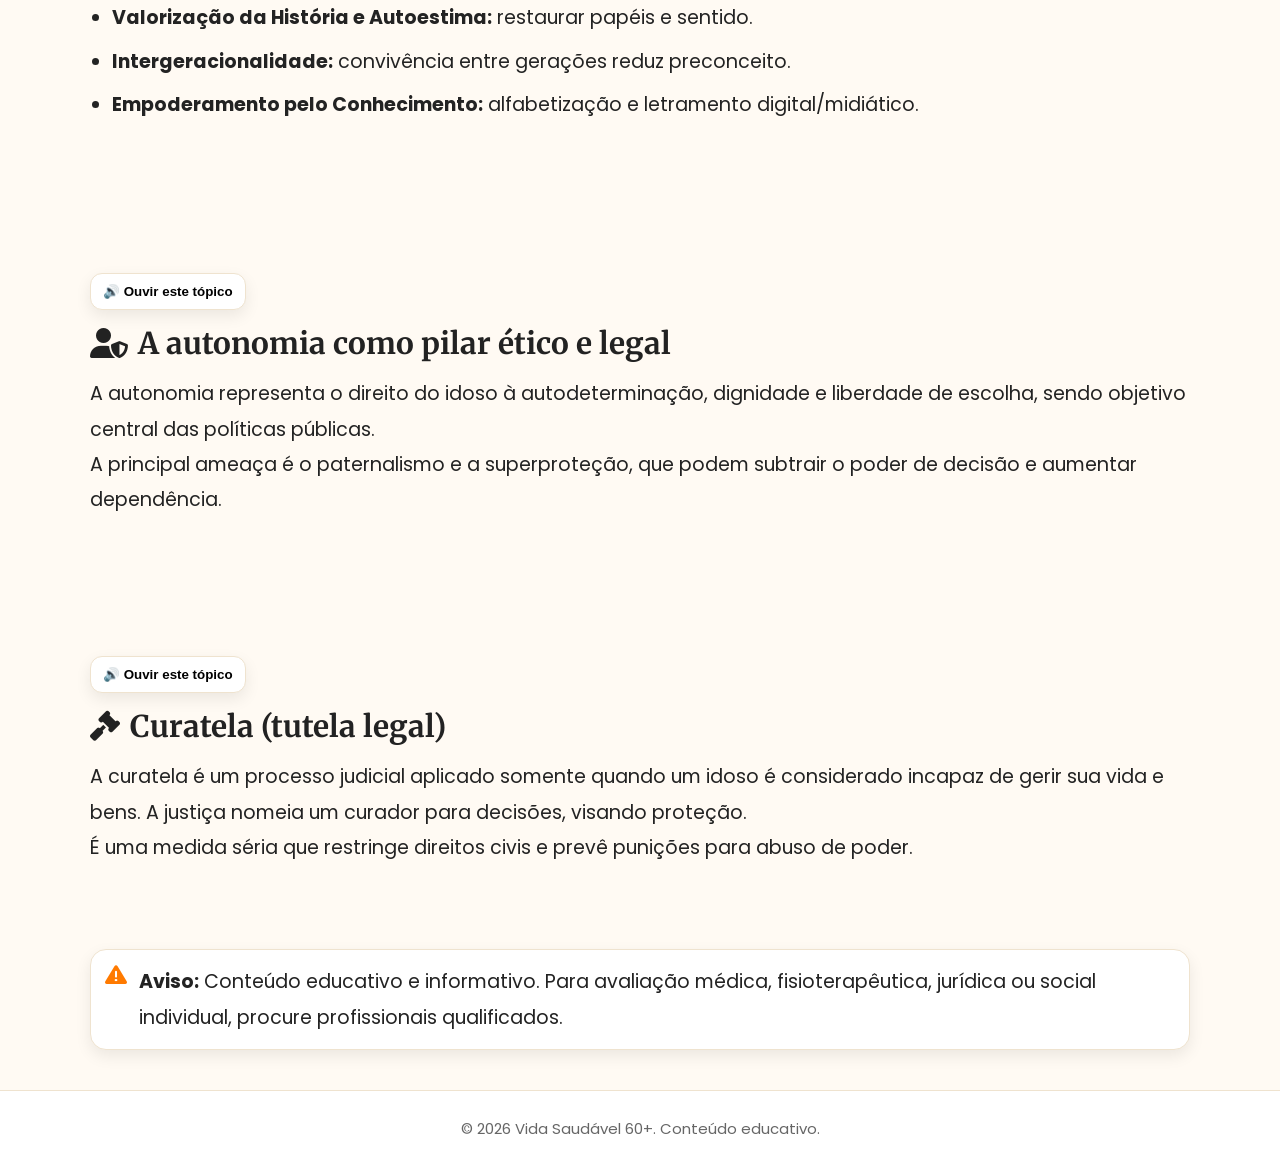
<file: inclusao-digital.html>
<!DOCTYPE html>
<html lang="pt-BR">
<head>
  <meta charset="UTF-8" />
  <meta name="viewport" content="width=device-width, initial-scale=1" />
  <meta name="description" content="Como a tecnologia, a inclusão digital e a cidadania fortalecem a autonomia, a participação social e a qualidade de vida das pessoas idosas." />
  <meta name="author" content="Projeto Vida Saudável 60+" />
  <title>Inclusão Digital no Envelhecimento Ativo • Vida Saudável 60+</title>

  <!-- Fontes e Ícones -->
  <link href="https://fonts.googleapis.com/css2?family=Merriweather:wght@700&family=Poppins:wght@400;500;600&display=swap" rel="stylesheet">
  <link href="https://cdnjs.cloudflare.com/ajax/libs/font-awesome/6.6.0/css/all.min.css" rel="stylesheet">

  <style>
    :root{
      --bg:#fffaf3; --text:#232323; --muted:#444;
      --brand:#ff7a00; --brand-2:#ffd633;
      --card:#fff; --border:#efe3cf; --shadow:0 6px 16px rgba(0,0,0,.08);
      --radius:16px; --container:1100px;
      font-size:18px; /* fonte base (A+/A- vai alterar aqui) */
    }
    *{margin:0;padding:0;box-sizing:border-box}
    html{scroll-behavior:smooth}
    body{
      font-family:'Poppins',system-ui,-apple-system,Segoe UI,Roboto,Ubuntu,Cantarell,sans-serif;
      background:var(--bg); color:var(--text); line-height:1.85; font-size:1.06rem;
      -webkit-font-smoothing:antialiased; text-rendering:optimizeLegibility;
    }
    body.easy-read{background:#fff;color:#000;font-size:1.2rem;line-height:2;letter-spacing:.2px}
    a{text-decoration:none;color:var(--brand)} a:hover{color:#b85d00}
    .container{width:min(var(--container),92%);margin:auto}
    .section{padding:clamp(28px,5vw,64px) 0}
    .section-title{font:700 clamp(22px,3vw,30px) 'Merriweather',serif;display:flex;align-items:center;gap:10px;margin-bottom:14px;color:#222}
    .muted{color:var(--muted)}
    .lead{font-size:1.1rem;color:#333}

    /* HERO */
    .hero{
      background:
        radial-gradient(1200px 420px at 10% -10%, #fff1dc 0%, rgba(255,255,255,0) 60%),
        radial-gradient(1200px 420px at 90% -10%, #ffeaa6 0%, rgba(255,255,255,0) 60%);
      padding:78px 0 36px;text-align:center;border-bottom:2px solid var(--border);
    }
    .hero h1{font:700 clamp(26px,4vw,40px) 'Merriweather',serif;color:#222}
    .hero p{max-width:820px;margin:12px auto 18px;font-size:18px;color:#333}
    .pill{
      display:inline-flex;gap:8px;align-items:center;
      background:#fff;border:1px solid var(--border);padding:8px 12px;border-radius:999px;font-size:14px;color:#444;
      box-shadow:var(--shadow)
    }
    .back-btn{
      display:inline-block;margin-top:12px;background:linear-gradient(135deg,var(--brand),var(--brand-2));
      color:#222;padding:10px 20px;border-radius:12px;font-weight:600;box-shadow:var(--shadow);transition:.3s;
    }
    .back-btn:hover{transform:translateY(-2px);background:linear-gradient(135deg,#ff9517,#ffec64)}

    /* SUMÁRIO */
    .toc{margin-top:16px;background:#fff;border:1px solid var(--border);border-radius:16px;padding:14px;box-shadow:var(--shadow);text-align:left}
    .toc strong{display:block;margin-bottom:8px;color:#222}
    .toc ul{display:grid;gap:8px;list-style:none}
    .toc a{display:inline-flex;gap:8px;align-items:center;color:var(--brand)}

    .highlight{background:#fff9e6;border-left:6px solid var(--brand);padding:14px 18px;border-radius:12px;margin:14px 0}
    .list{margin:10px 0 12px 22px}
    .list li{margin-bottom:8px}

    /* VÍDEO */
    .video-wrap{position:relative;width:100%;aspect-ratio:16/9;border-radius:16px;overflow:hidden;box-shadow:var(--shadow);margin-top:12px;background:#000}
    iframe{position:absolute;inset:0;width:100%;height:100%;border:0}

    /* ALERTA / FOOTER / TO-TOP / PROGRESS */
    .alerta{display:flex;gap:12px;align-items:flex-start;background:#fff;border:1px solid var(--border);border-radius:16px;padding:14px;box-shadow:var(--shadow);margin-top:20px}
    .alerta i{font-size:22px;color:var(--brand)}
    .site-footer{background:#fff;margin-top:40px;padding:24px 0;text-align:center;border-top:1px solid var(--border);color:#666;font-size:15px}
    #progressBar{position:fixed;top:0;left:0;height:5px;background:var(--brand);width:0%;z-index:999}
    .to-top{position:fixed;right:16px;bottom:16px;z-index:50;width:44px;height:44px;display:none;align-items:center;justify-content:center;background:#fff;border:1px solid var(--border);border-radius:12px;box-shadow:var(--shadow);cursor:pointer}
    .to-top.show{display:flex}
    #easyReadBtn{
      position:fixed;left:16px;bottom:16px;z-index:50;padding:.6rem 1rem;border:0;border-radius:999px;background:var(--brand-2);color:#000;font-weight:700;box-shadow:var(--shadow);cursor:pointer
    }

    /* Barra de acessibilidade + áudio */
    .a11y-bar{
      position: sticky; top: 0; z-index: 1000;
      background: rgba(255,255,255,.92);
      backdrop-filter: blur(10px);
      border-bottom: 1px solid var(--border);
    }
    .a11y-inner{
      display:flex; gap:10px; flex-wrap:wrap; align-items:center;
      padding:10px 0;
    }
    .btn-a11y, .audio-btn{
      border:1px solid var(--border);
      background:#fff;
      border-radius:12px;
      padding:10px 12px;
      font-weight:700;
      cursor:pointer;
      display:inline-flex;
      align-items:center;
      gap:8px;
      box-shadow: var(--shadow);
    }
    .btn-a11y:focus, .audio-btn:focus{ outline:3px solid rgba(255,122,0,.25); outline-offset:2px; }
    .a11y-sep{ width:1px; height:32px; background:var(--border); margin:0 2px; }
    .font-hint{ font-size:14px; opacity:.75; margin-left:6px; }
    .sr-only{
      position:absolute; width:1px; height:1px; padding:0; margin:-1px;
      overflow:hidden; clip:rect(0,0,0,0); white-space:nowrap; border:0;
    }

    /* Animação */
    [data-animate]{opacity:0;transform:translateY(30px);transition:all .6s ease-out}
    [data-animate].visible{opacity:1;transform:none}

    .audio-toolbar{ margin: 10px 0 14px; }
  </style>
</head>

<body>
  <!-- Barra de Progresso -->
  <div id="progressBar" aria-hidden="true"></div>

  <!-- Barra A11y + Áudio -->
  <div class="a11y-bar" role="region" aria-label="Acessibilidade: tamanho da letra e leitura em áudio">
    <div class="container a11y-inner">
      <button class="btn-a11y" id="fontDec" type="button" aria-label="Diminuir tamanho da letra">A-</button>
      <button class="btn-a11y" id="fontInc" type="button" aria-label="Aumentar tamanho da letra">A+</button>
      <button class="btn-a11y" id="fontReset" type="button" aria-label="Voltar tamanho padrão">Padrão</button>
      <span class="font-hint" id="fontHint" aria-live="polite"></span>

      <span class="a11y-sep" aria-hidden="true"></span>

      <button class="btn-a11y" id="ttsPlayPage" type="button" aria-label="Ouvir a página inteira">🔊 Ouvir página</button>
      <button class="btn-a11y" id="ttsPause" type="button" aria-label="Pausar ou continuar leitura">⏸ Pausar</button>
      <button class="btn-a11y" id="ttsStop" type="button" aria-label="Parar leitura">⏹ Parar</button>

      <small id="ttsStatus" class="sr-only" aria-live="polite"></small>
    </div>
  </div>

  <!-- HERO -->
  <section class="hero">
    <div class="container">
      <span class="pill"><i class="fa-solid fa-wifi"></i> Inclusão Digital • Autonomia • Cidadania</span>
      <h1>Inclusão Digital no Envelhecimento Ativo</h1>
      <p class="lead">Como a tecnologia, os direitos digitais e a cidadania transformam o envelhecer em uma jornada de <strong>autonomia</strong>, <strong>participação</strong> e <strong>qualidade de vida</strong>.</p>
      <a href="index.html" class="back-btn"><i class="fa-solid fa-arrow-left"></i> Voltar para a página inicial</a>

      <div class="audio-toolbar">
        <button class="audio-btn" type="button" data-section="page-all">🔊 Ouvir a página inteira</button>
      </div>

      <!-- SUMÁRIO -->
      <nav class="toc" aria-label="Sumário">
        <strong>Sumário</strong>
        <ul>
          <li><a href="#intro"><i class="fa-solid fa-paragraph"></i> Introdução</a></li>
          <li><a href="#envelhecimento-ativo"><i class="fa-solid fa-seedling"></i> O que é Envelhecimento Ativo</a></li>
          <li><a href="#inclusao-saude"><i class="fa-solid fa-notes-medical"></i> Inclusão digital na saúde</a></li>
          <li><a href="#videos"><i class="fa-solid fa-video"></i> Vídeos</a></li>
          <li><a href="#ta-mobilidade"><i class="fa-solid fa-person-cane"></i> Tecnologias assistivas na marcha e locomoção</a></li>
          <li><a href="#estatuto"><i class="fa-solid fa-scale-balanced"></i> Estatuto e promoção da autonomia</a></li>
          <li><a href="#cidadania"><i class="fa-solid fa-users"></i> Participação social e cidadania</a></li>
          <li><a href="#autonomia-pilar"><i class="fa-solid fa-user-shield"></i> Autonomia: pilar ético e legal</a></li>
          <li><a href="#curatela"><i class="fa-solid fa-gavel"></i> Curatela (tutela legal)</a></li>
        </ul>
      </nav>
    </div>
  </section>

  <main class="container">

    <!-- INTRODUÇÃO -->
    <section id="intro" class="section" data-animate>
      <div class="audio-toolbar">
        <button class="audio-btn" type="button" data-section="intro">🔊 Ouvir este tópico</button>
      </div>

      <h2 class="section-title"><i class="fa-solid fa-paragraph"></i> Inclusão digital no envelhecimento ativo</h2>
      <p>O aumento da expectativa de vida e o desejo por longevidade com qualidade de vida é um ideal para todos. O Envelhecimento Ativo é o processo de otimizar oportunidades para saúde, participação e segurança, a fim de realçar a qualidade de vida.</p>
      <p>A tecnologia e a inclusão digital são ferramentas poderosas que ajudam você a viver essa fase com mais autonomia e bem-estar.</p>
    </section>

    <!-- O QUE É ENVELHECIMENTO ATIVO -->
    <section id="envelhecimento-ativo" class="section" data-animate>
      <div class="audio-toolbar">
        <button class="audio-btn" type="button" data-section="envelhecimento-ativo">🔊 Ouvir este tópico</button>
      </div>

      <h2 class="section-title"><i class="fa-solid fa-seedling"></i> O que é Envelhecimento Ativo?</h2>
      <p>Envelhecer ativamente não se restringe a ser fisicamente ativo ou estar na força de trabalho. Significa continuar o engajamento continuado na vida.</p>
      <p>Para os idosos, um envelhecimento ativo envolve determinantes de caráter comportamental, social, econômico e pessoal. Envelhecer ativamente implica:</p>
      <ul class="list">
        <li><strong>Participação Social:</strong> Dialogar, conversar, ter amizade e convívio social.</li>
        <li><strong>Saúde Física e Mental:</strong> Praticar atividades físicas e ter alimentação saudável.</li>
        <li><strong>Mente Ativa:</strong> Ocupar o tempo livre com atividades prazerosas e exercitar a memória.</li>
        <li><strong>Autonomia:</strong> Manter independência funcional para realizar atividades diárias.</li>
      </ul>
    </section>

    <!-- INCLUSÃO DIGITAL NA SAÚDE -->
    <section id="inclusao-saude" class="section" data-animate>
      <div class="audio-toolbar">
        <button class="audio-btn" type="button" data-section="inclusao-saude">🔊 Ouvir este tópico</button>
      </div>

      <h2 class="section-title"><i class="fa-solid fa-notes-medical"></i> A inclusão digital na sua saúde</h2>
      <p>Em um mundo altamente digital, o acesso à informação é um princípio ético importante. As tecnologias facilitam que você:</p>
      <ol class="list">
        <li><strong>Acompanhe sua Saúde:</strong> ampliar recursos para compreender e atuar nas questões de saúde.</li>
        <li><strong>Tenha sua Saúde Registrada:</strong> usar plataformas digitais para registrar e acompanhar informações.</li>
      </ol>
    </section>

    <!-- VÍDEOS -->
    <section id="videos" class="section" data-animate>
      <div class="audio-toolbar">
        <button class="audio-btn" type="button" data-section="videos">🔊 Ouvir este tópico</button>
      </div>

      <h2 class="section-title"><i class="fa-solid fa-video"></i> Vídeos explicativos</h2>

      <div class="video-wrap" role="group" aria-label="Vídeo 1">
        <iframe
          src="https://www.youtube.com/embed/jjG1j-Wn6ZE"
          title="Vídeo 1 - Inclusão Digital no Envelhecimento Ativo"
          allow="accelerometer; autoplay; clipboard-write; encrypted-media; gyroscope; picture-in-picture; web-share"
          referrerpolicy="strict-origin-when-cross-origin"
          allowfullscreen></iframe>
      </div>
      <p class="muted" style="margin:8px 0 24px;">Primeiro vídeo educativo sobre inclusão digital e envelhecimento ativo.</p>

      <div class="video-wrap" role="group" aria-label="Vídeo 2">
        <iframe
          src="https://www.youtube.com/embed/Bz9CJr90Oo8"
          title="Vídeo 2 - Inclusão Digital e Autonomia"
          allow="accelerometer; autoplay; clipboard-write; encrypted-media; gyroscope; picture-in-picture; web-share"
          referrerpolicy="strict-origin-when-cross-origin"
          allowfullscreen></iframe>
      </div>
      <p class="muted">Segundo vídeo complementar sobre tecnologia e cidadania digital na terceira idade.</p>
    </section>

    <!-- TECNOLOGIAS ASSISTIVAS -->
    <section id="ta-mobilidade" class="section" data-animate>
      <div class="audio-toolbar">
        <button class="audio-btn" type="button" data-section="ta-mobilidade">🔊 Ouvir este tópico</button>
      </div>

      <h2 class="section-title"><i class="fa-solid fa-person-cane"></i> Uso de tecnologias assistivas na marcha e locomoção</h2>
      <p>A capacidade funcional para manter a habilidade para realizar atividades básicas e instrumentais da vida diária é crucial para a manutenção de uma vida independente e autônoma. A capacidade de locomoção é uma das dimensões da capacidade funcional e é essencial para o envelhecimento ativo.</p>

      <h3 style="margin-top:10px">Locomoção e o Risco de Quedas</h3>
      <p>Há um grande problema de saúde pública no Brasil.</p>
      <ul class="list">
        <li>Mais de um terço das pessoas idosas sofrem pelo menos uma queda por ano.</li>
        <li>As quedas podem levar a ferimentos, incapacidade e o medo de cair.</li>
        <li>As causas das quedas são multifatoriais e incluem alterações no padrão da marcha.</li>
      </ul>

      <h3 style="margin-top:10px">Como a Tecnologia Assistiva ajuda na Mobilidade?</h3>
      <p>A capacidade de se locomover com segurança e de realizar as tarefas diárias é o pilar da sua autonomia e independência funcional.</p>

      <h4 style="margin-top:8px">1. Manutenção da Capacidade Funcional</h4>
      <ul class="list">
        <li><strong>Recuperação e Manutenção da Autonomia:</strong> recuperar ou manter a máxima autonomia e independência funcional.</li>
        <li><strong>Permanência no Lar:</strong> adaptações e ambiente propício viabilizados pela TA.</li>
        <li><strong>Melhoria do Desempenho:</strong> identificar barreiras, buscar facilitadores e monitorar progresso.</li>
      </ul>

      <h4 style="margin-top:8px">2. Prevenção de Quedas e Lesões</h4>
      <ul class="list">
        <li><strong>Fortalecimento e Equilíbrio:</strong> reduzir riscos com exercícios e treino funcional.</li>
        <li><strong>Atenção ao Ambiente:</strong> adaptações em casa e na comunidade.</li>
      </ul>

      <h4 style="margin-top:8px">3. Soluções Acessíveis e Inovadoras</h4>
      <ul class="list">
        <li><strong>Oficinas de Adaptação:</strong> adaptações com baixo custo.</li>
        <li><strong>Reprodução no Domicílio:</strong> replicar instrumentos e adaptações em casa.</li>
        <li><strong>Intervenções Comunitárias:</strong> melhorias simples no ambiente.</li>
      </ul>

      <p class="highlight"><strong>Em resumo:</strong> a TA na mobilidade prolonga a independência, reduz o risco de acidentes e assegura autonomia no dia a dia.</p>
    </section>

    <!-- ESTATUTO DA PESSOA IDOSA -->
    <section id="estatuto" class="section" data-animate>
      <div class="audio-toolbar">
        <button class="audio-btn" type="button" data-section="estatuto">🔊 Ouvir este tópico</button>
      </div>

      <h2 class="section-title"><i class="fa-solid fa-scale-balanced"></i> Estatuto da Pessoa Idosa e promoção da autonomia</h2>

      <h3>1. Estatuto da Pessoa Idosa</h3>
      <p>O Estatuto da Pessoa Idosa (Lei nº 10.741/2003, alterada pela Lei nº 14.423/2022) assegura ao cidadão com 60+ a efetivação de direitos fundamentais, como saúde, dignidade, liberdade e respeito.</p>
      <p>Nenhuma pessoa idosa pode sofrer negligência, discriminação, violência, crueldade ou opressão, e violações são punidas na forma da lei.</p>

      <h3 style="margin-top:10px">2. Direitos Fundamentais Assegurados</h3>
      <p><strong>a. Saúde e Bem-Estar</strong></p>
      <!-- Você pode expandir aqui depois -->
    </section>

    <!-- PARTICIPAÇÃO SOCIAL E CIDADANIA -->
    <section id="cidadania" class="section" data-animate>
      <div class="audio-toolbar">
        <button class="audio-btn" type="button" data-section="cidadania">🔊 Ouvir este tópico</button>
      </div>

      <h2 class="section-title"><i class="fa-solid fa-users"></i> Participação social e cidadania no envelhecimento ativo</h2>

      <h3>a. Protagonismo e Participação Social</h3>
      <h4 style="margin-top:6px">Cidadania e Autonomia como Fundamentos Legais</h4>
      <p><strong>Autodeterminação e Dignidade:</strong> A autonomia é o direito à autodeterminação, mantendo dignidade e liberdade de escolha.</p>
      <p><strong>Combate ao Paternalismo:</strong> Tratamento infantilizado ou excesso de tutela pode reduzir autonomia e autoestima.</p>
      <p><strong>Protagonismo:</strong> O idoso deve ser reconhecido como ator social e cidadão capaz de participar de decisões e políticas.</p>

      <h4 style="margin-top:8px">Participação Social</h4>
      <p>Participar de decisões da própria vida e conviver com a sociedade é essencial para saúde emocional e física.</p>

      <h4 style="margin-top:8px">Estratégias de Inclusão e o Combate ao Estigma</h4>
      <ul class="list">
        <li><strong>Lazer e Inclusão Social:</strong> convívio, cultura e atividades recreativas.</li>
        <li><strong>Valorização da História e Autoestima:</strong> restaurar papéis e sentido.</li>
        <li><strong>Intergeracionalidade:</strong> convivência entre gerações reduz preconceito.</li>
        <li><strong>Empoderamento pelo Conhecimento:</strong> alfabetização e letramento digital/midiático.</li>
      </ul>
    </section>

    <!-- AUTONOMIA: PILAR ÉTICO E LEGAL -->
    <section id="autonomia-pilar" class="section" data-animate>
      <div class="audio-toolbar">
        <button class="audio-btn" type="button" data-section="autonomia-pilar">🔊 Ouvir este tópico</button>
      </div>

      <h2 class="section-title"><i class="fa-solid fa-user-shield"></i> A autonomia como pilar ético e legal</h2>
      <p>A autonomia representa o direito do idoso à autodeterminação, dignidade e liberdade de escolha, sendo objetivo central das políticas públicas.</p>
      <p>A principal ameaça é o paternalismo e a superproteção, que podem subtrair o poder de decisão e aumentar dependência.</p>
    </section>

    <!-- CURATELA -->
    <section id="curatela" class="section" data-animate>
      <div class="audio-toolbar">
        <button class="audio-btn" type="button" data-section="curatela">🔊 Ouvir este tópico</button>
      </div>

      <h2 class="section-title"><i class="fa-solid fa-gavel"></i> Curatela (tutela legal)</h2>
      <p>A curatela é um processo judicial aplicado somente quando um idoso é considerado incapaz de gerir sua vida e bens. A justiça nomeia um curador para decisões, visando proteção.</p>
      <p>É uma medida séria que restringe direitos civis e prevê punições para abuso de poder.</p>
    </section>

    <!-- AVISO -->
    <div class="alerta" data-animate>
      <i class="fa-solid fa-triangle-exclamation" aria-hidden="true"></i>
      <p><strong>Aviso:</strong> Conteúdo educativo e informativo. Para avaliação médica, fisioterapêutica, jurídica ou social individual, procure profissionais qualificados.</p>
    </div>
  </main>

  <!-- RODAPÉ -->
  <footer class="site-footer">
    <p>&copy; <span id="anoAtual"></span> Vida Saudável 60+. Conteúdo educativo.</p>
  </footer>

  <!-- VOLTAR AO TOPO + LEITURA FÁCIL -->
  <button id="toTop" class="to-top" aria-label="Voltar ao topo"><i class="fa-solid fa-arrow-up"></i></button>
  <button id="easyReadBtn" aria-label="Ativar modo leitura fácil">👁️ Leitura Fácil</button>

  <script>
    // Ano corrente
    document.getElementById('anoAtual').textContent = new Date().getFullYear();

    // Barra de progresso + botão voltar ao topo
    const bar = document.getElementById('progressBar');
    const toTop = document.getElementById('toTop');
    window.addEventListener('scroll', () => {
      const h = document.documentElement;
      const s = (h.scrollTop)/(h.scrollHeight - h.clientHeight) * 100;
      bar.style.width = s + '%';
      toTop.classList.toggle('show', h.scrollTop > 300);
    }, { passive: true });
    toTop.addEventListener('click', () => window.scrollTo({ top: 0, behavior:'smooth' }));

    // Animação de entrada
    const ob = new IntersectionObserver(entries=>{
      entries.forEach(e=>{ if(e.isIntersecting) e.target.classList.add('visible'); });
    }, {threshold:0.2});
    document.querySelectorAll('[data-animate]').forEach(el=>ob.observe(el));

    // Leitura Fácil
    document.getElementById('easyReadBtn').addEventListener('click', () => {
      document.body.classList.toggle('easy-read');
    });

    // ===== Fonte (A- / A+ / Padrão) =====
    const MIN_PX = 16, MAX_PX = 26, STEP = 1, DEFAULT_PX = 18;
    const hint = document.getElementById('fontHint');

    function getFontPx() {
      const saved = Number(localStorage.getItem("vs60_font_px"));
      if (saved && saved >= MIN_PX && saved <= MAX_PX) return saved;
      const css = Number(getComputedStyle(document.documentElement).fontSize.replace("px",""));
      return css || DEFAULT_PX;
    }
    function setFontPx(px) {
      const v = Math.max(MIN_PX, Math.min(MAX_PX, px));
      document.documentElement.style.fontSize = v + "px";
      localStorage.setItem("vs60_font_px", String(v));
      if (hint) hint.textContent = `Tamanho: ${v}px`;
    }
    setFontPx(getFontPx());
    document.getElementById("fontDec")?.addEventListener("click", () => setFontPx(getFontPx() - STEP));
    document.getElementById("fontInc")?.addEventListener("click", () => setFontPx(getFontPx() + STEP));
    document.getElementById("fontReset")?.addEventListener("click", () => setFontPx(DEFAULT_PX));

    // ===== Leitura por voz (áudio descrição por tópico) =====
    const hasTTS = "speechSynthesis" in window && "SpeechSynthesisUtterance" in window;
    const statusEl = document.getElementById("ttsStatus");
    const setStatus = (msg) => { if (statusEl) statusEl.textContent = msg; };

    function pickPtVoice() {
      const voices = speechSynthesis.getVoices?.() || [];
      return voices.find(v => /pt-BR/i.test(v.lang)) || voices.find(v => /^pt/i.test(v.lang)) || null;
    }

    function stopSpeak() {
      if (!hasTTS) return;
      speechSynthesis.cancel();
      setStatus("Leitura parada.");
    }

    function pauseOrResume() {
      if (!hasTTS) return;
      if (speechSynthesis.speaking && !speechSynthesis.paused) {
        speechSynthesis.pause();
        setStatus("Leitura pausada.");
        return;
      }
      if (speechSynthesis.paused) {
        speechSynthesis.resume();
        setStatus("Leitura retomada.");
      }
    }

    function speakText(text) {
      if (!hasTTS) { alert("Seu navegador não suporta leitura em voz. Use o Google Chrome 😉"); return; }
      const clean = (text || "").replace(/\s+/g, " ").trim();
      if (!clean) return;

      stopSpeak();

      const u = new SpeechSynthesisUtterance(clean);
      const voice = pickPtVoice();
      if (voice) u.voice = voice;

      u.lang = voice?.lang || "pt-BR";
      u.rate = 0.95;
      u.pitch = 1.0;
      u.volume = 1.0;

      u.onstart = () => setStatus("Lendo em voz alta...");
      u.onend = () => setStatus("Leitura concluída.");
      u.onerror = () => setStatus("Não foi possível ler este trecho.");

      speechSynthesis.speak(u);
    }

    function extractCleanText(root) {
      if (!root) return "";
      const clone = root.cloneNode(true);

      const removeSelectors = [
        ".a11y-bar",
        ".audio-toolbar",
        "#progressBar",
        "nav", "button", "a",
        "iframe", ".video-wrap",
        "script", "style",
        "i",
        "footer",
        "#toTop",
        "#easyReadBtn"
      ];
      clone.querySelectorAll(removeSelectors.join(",")).forEach(el => el.remove());

      return (clone.textContent || "")
        .replace(/[ \t]+\n/g, "\n")
        .replace(/\n{3,}/g, "\n\n")
        .replace(/[ \t]{2,}/g, " ")
        .trim();
    }

    // Botões globais
    document.getElementById("ttsPlayPage")?.addEventListener("click", () => {
      const main = document.querySelector("main");
      speakText(extractCleanText(main));
    });
    document.getElementById("ttsPause")?.addEventListener("click", pauseOrResume);
    document.getElementById("ttsStop")?.addEventListener("click", stopSpeak);

    // Botões por tópico
    document.querySelectorAll(".audio-btn").forEach(btn => {
      btn.addEventListener("click", () => {
        const target = btn.getAttribute("data-section");
        if (target === "page-all") {
          const main = document.querySelector("main");
          speakText(extractCleanText(main));
          return;
        }
        const sec = document.getElementById(target);
        speakText(extractCleanText(sec));
      });
    });

    // Atalhos: Alt+L (página), Alt+P (pausar), Alt+X (parar)
    document.addEventListener("keydown", (e) => {
      if (!e.altKey) return;
      const k = e.key.toLowerCase();
      if (k === "l") { e.preventDefault(); document.getElementById("ttsPlayPage")?.click(); }
      if (k === "p") { e.preventDefault(); pauseOrResume(); }
      if (k === "x") { e.preventDefault(); stopSpeak(); }
    });

    if (hasTTS && speechSynthesis.onvoiceschanged !== undefined) {
      speechSynthesis.onvoiceschanged = () => {};
    }
    window.addEventListener("beforeunload", stopSpeak);
  </script>
</body>
</html>
</file>
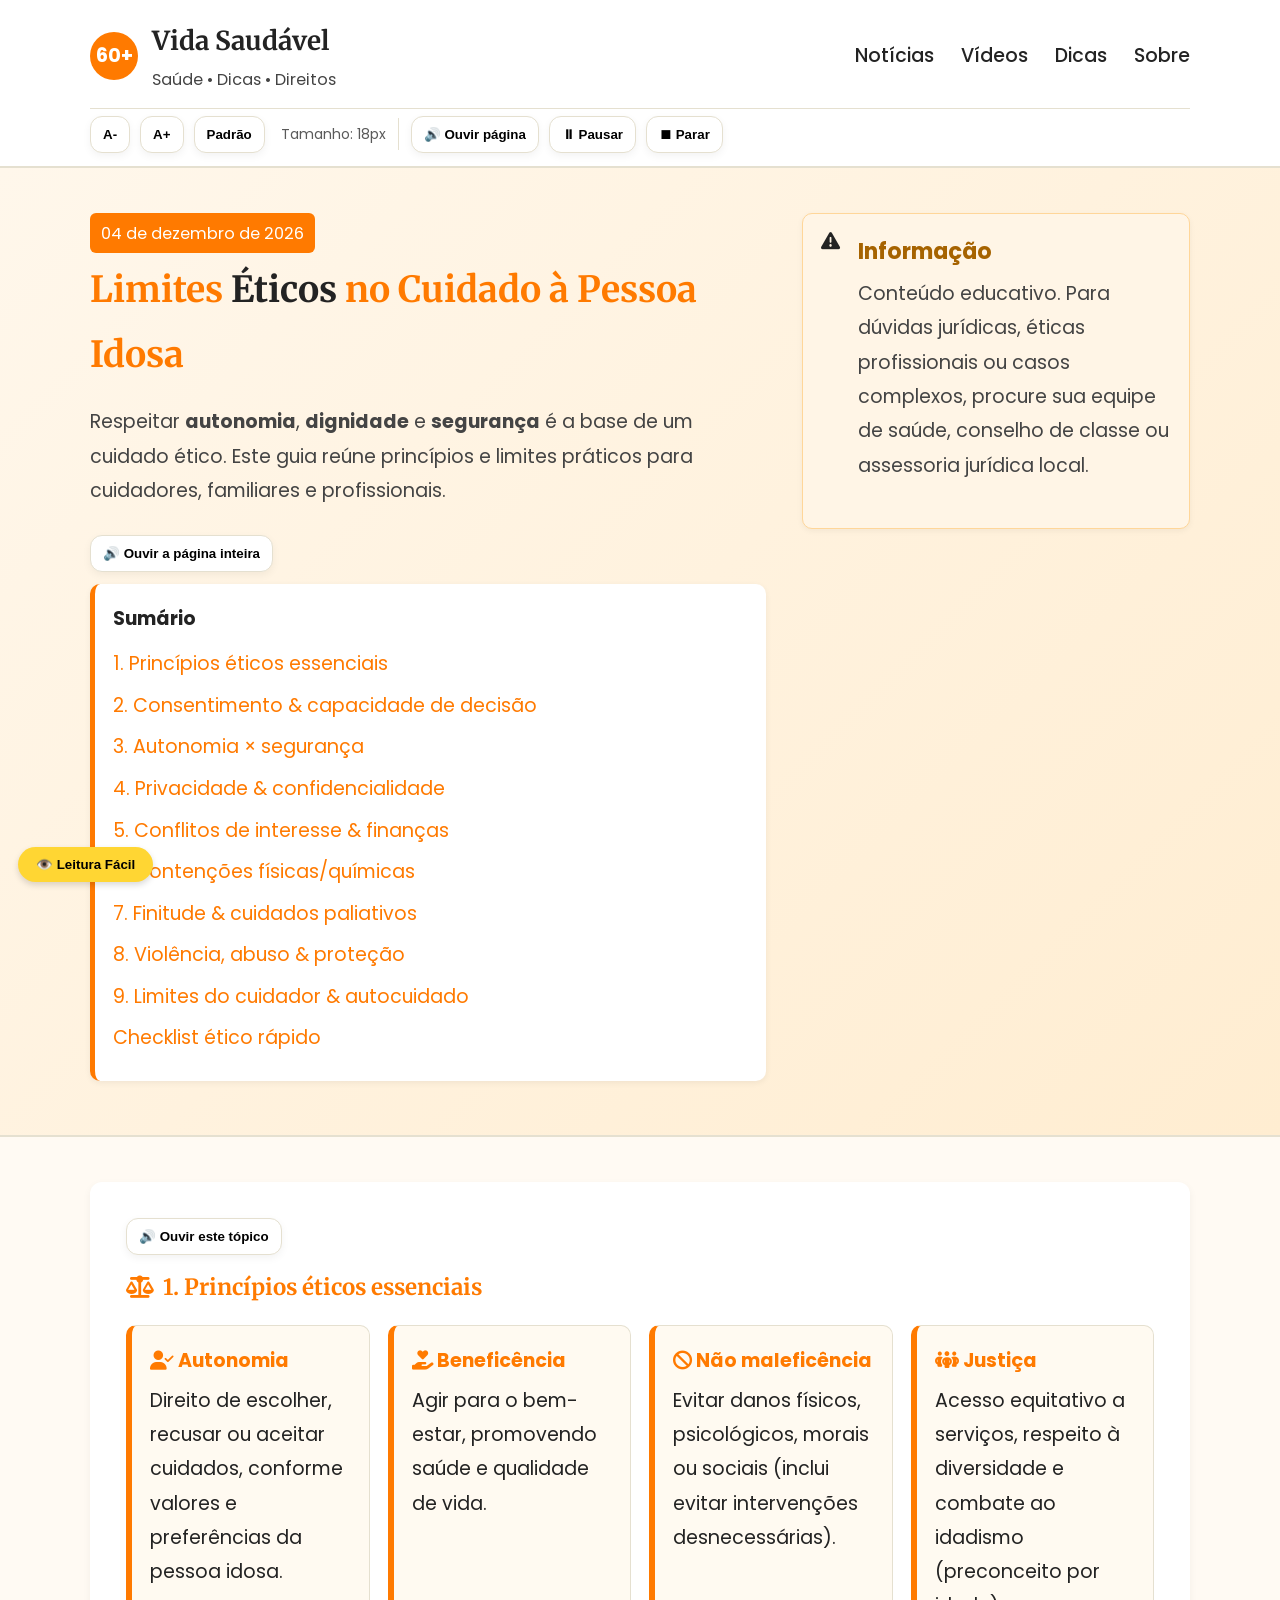
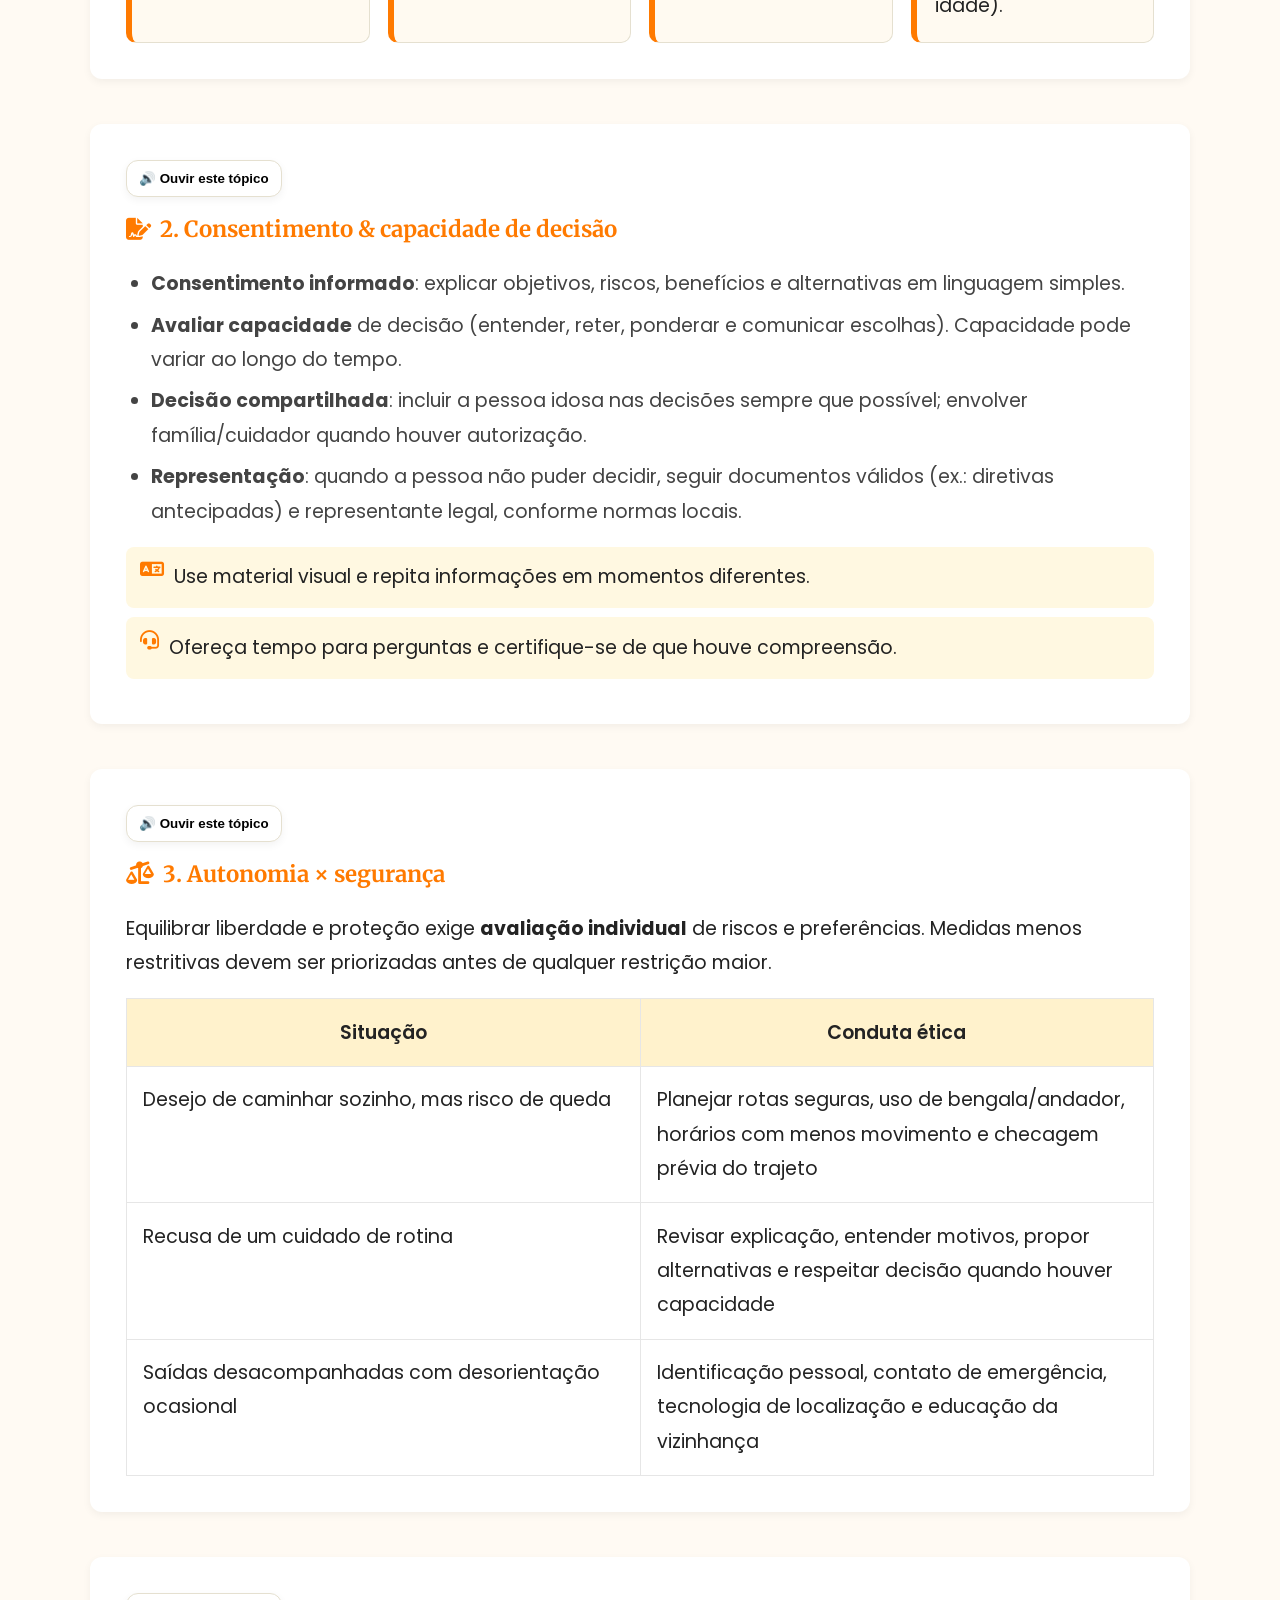
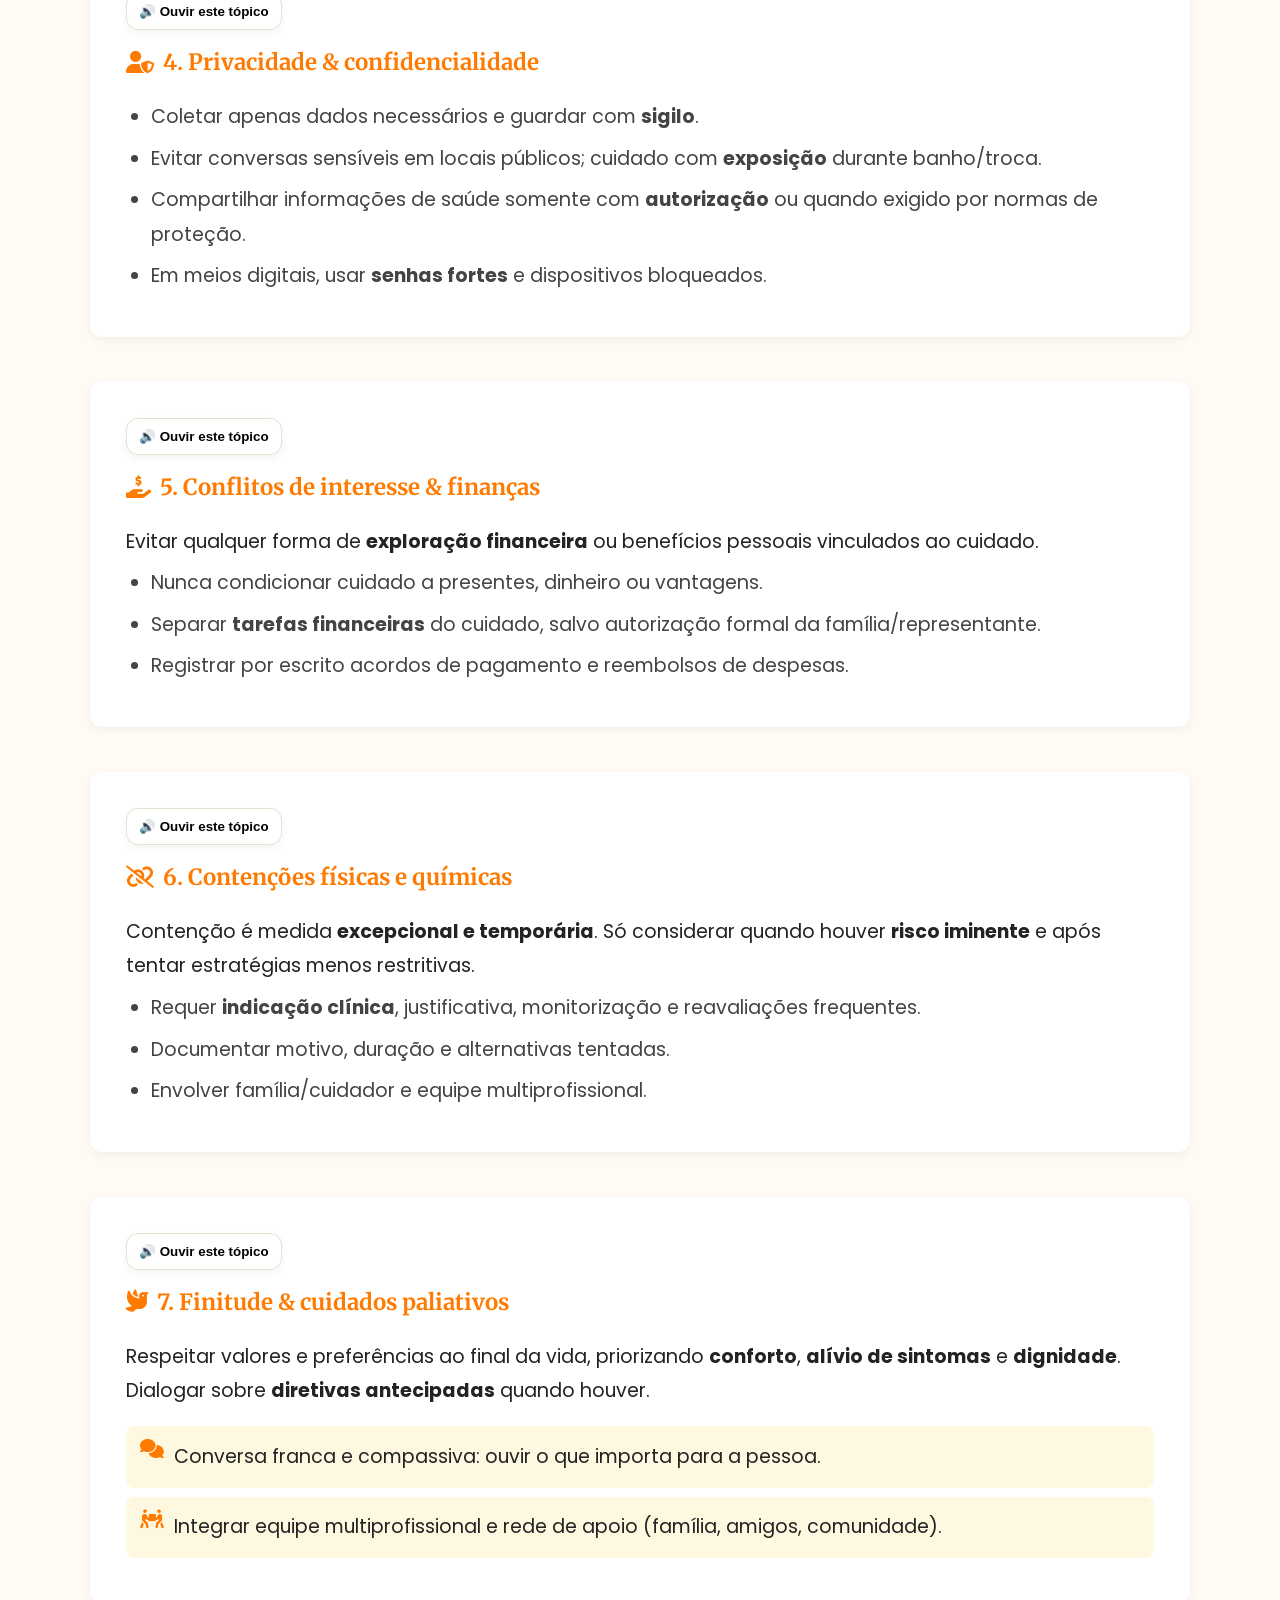
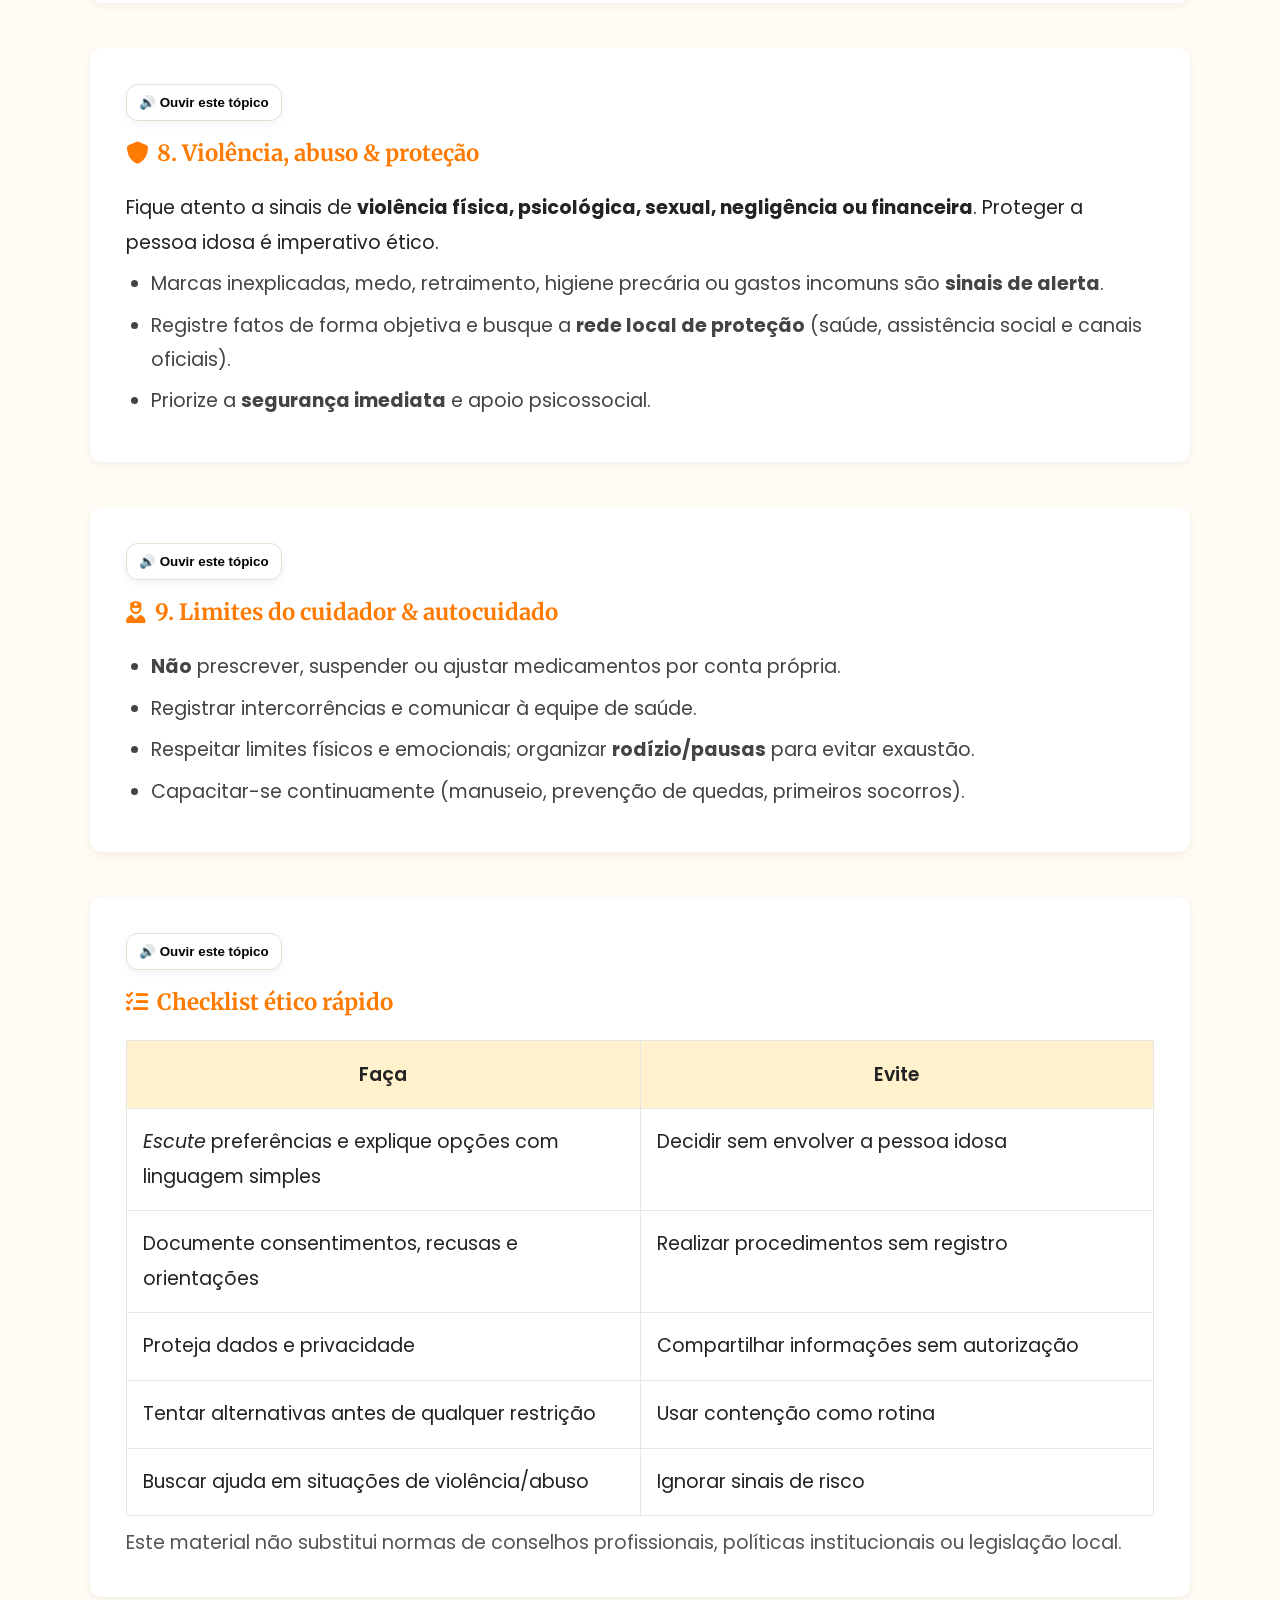
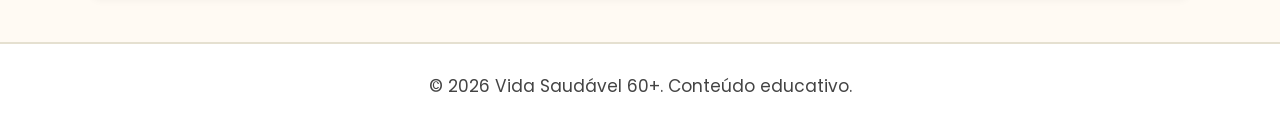
<file: limites-eticos-idoso.html>
<!DOCTYPE html>
<html lang="pt-BR">
<head>
  <meta charset="UTF-8" />
  <meta name="viewport" content="width=device-width, initial-scale=1" />
  <title>Limites Éticos no Cuidado à Pessoa Idosa • Vida Saudável 60+</title>
  <meta name="description" content="Princípios, limites e boas práticas éticas no cuidado à pessoa idosa: autonomia, consentimento, privacidade, segurança, conflitos de interesse e cuidados paliativos." />

  <!-- Fontes e Ícones -->
  <link href="https://fonts.googleapis.com/css2?family=Merriweather:wght@700&family=Poppins:wght@400;500;600&display=swap" rel="stylesheet">
  <link href="https://cdnjs.cloudflare.com/ajax/libs/font-awesome/6.6.0/css/all.min.css" rel="stylesheet">

  <!-- ===== CSS INTEGRADO ===== -->
  <style>
    :root{
      --bg:#fffaf3; --text:#232323; --muted:#444;
      --brand:#ff7a00; --brand-2:#ffd633;
      --card:#fff; --border:#e5e0d0;

      /* fonte base (A+/A- vai alterar aqui) */
      font-size:18px;
    }

    /* Reset básico */
    *{margin:0;padding:0;box-sizing:border-box}
    html{scroll-behavior:smooth}
    body{
      font-family:'Poppins',sans-serif;
      background:var(--bg); color:var(--text);
      line-height:1.8; font-size:1.06rem;
      -webkit-font-smoothing:antialiased; text-rendering:optimizeLegibility;
    }

    /* ===== Modo Leitura Fácil ===== */
    body.easy-read{
      background:#fff; color:#000;
      font-size:1.2rem; line-height:1.95;
      letter-spacing:.2px;
    }

    /* ===== Layout base ===== */
    .container{width:90%;max-width:1100px;margin:0 auto}
    .site-header{
      background:var(--card); border-bottom:2px solid var(--border);
      position:sticky; top:0; z-index:100; padding:1rem 0 .75rem;
    }

    /* ===== Barra A11y (dentro do header) ===== */
    .a11y-row{margin-top:.75rem}
    .a11y-inner{
      display:flex; gap:10px; flex-wrap:wrap; align-items:center;
      padding-top:.4rem;
      border-top:1px solid var(--border);
    }
    .btn-a11y{
      border:1px solid var(--border);
      background:#fff;
      border-radius:12px;
      padding:10px 12px;
      font-weight:700;
      cursor:pointer;
      display:inline-flex;
      align-items:center;
      gap:8px;
      box-shadow:0 3px 8px rgba(0,0,0,.05);
    }
    .btn-a11y:hover{transform:translateY(-1px)}
    .btn-a11y:focus{outline:3px solid rgba(255,122,0,.25); outline-offset:2px}
    .a11y-sep{ width:1px; height:32px; background:var(--border); margin:0 2px; }
    .font-hint{ font-size:14px; opacity:.75; margin-left:6px; }
    .sr-only{
      position:absolute; width:1px; height:1px; padding:0; margin:-1px;
      overflow:hidden; clip:rect(0,0,0,0); white-space:nowrap; border:0;
    }

    .header-grid{display:flex;align-items:center;justify-content:space-between;gap:12px}
    .brand{display:flex;align-items:center;gap:.8rem;text-decoration:none;color:inherit}
    .brand-badge{
      width:48px;height:48px;border-radius:50%;
      background:var(--brand);color:#fff;font-weight:700;display:grid;place-items:center
    }
    .brand-text h1{font-family:'Merriweather',serif;font-size:1.45rem}
    .brand-text p{font-size:.9rem;color:var(--muted)}

    .menu-btn{display:none;background:none;border:0;font-size:1.4rem;cursor:pointer}
    .top-nav{display:flex;gap:1.5rem}
    .top-nav a{text-decoration:none;color:var(--text);font-weight:500}
    .top-nav a:hover{color:var(--brand)}

    /* ===== Hero ===== */
    .hero{
      background:linear-gradient(135deg,#fff7eb,#ffedd1);
      border-bottom:2px solid var(--border); padding:2.5rem 0 3rem;
    }
    .hero-grid{display:flex;flex-wrap:wrap;gap:2rem;align-items:flex-start}
    .hero-text{flex:2 1 420px}
    .hero h2{font-family:'Merriweather',serif;font-size:2rem;color:var(--brand);margin:.25rem 0 1rem}
    .hero h2 span{color:var(--text)}
    .hero p{color:var(--muted);font-size:1.06rem;margin-bottom:1.5rem}
    .hero-date{display:inline-block;background:var(--brand);color:#fff;
      padding:.3rem .6rem;border-radius:6px;font-size:.9rem}
    .toc{background:#fff;border-left:5px solid var(--brand);padding:1rem;border-radius:10px;box-shadow:0 2px 6px rgba(0,0,0,.06)}
    .toc strong{display:block;margin-bottom:.6rem}
    .toc ul{list-style:none}
    .toc li{margin:.4rem 0}
    .toc a{color:var(--brand);text-decoration:none}
    .toc a:hover{text-decoration:underline}
    .alerta{
      flex:1 1 260px;background:#fff5e6;border:1px solid #ffd699;border-radius:10px;
      padding:1rem;display:flex;gap:1rem;align-items:flex-start;box-shadow:0 2px 6px rgba(0,0,0,.05)
    }
    .alerta h3{color:#a66300;margin-bottom:.25rem}

    /* ===== Seções ===== */
    .section{
      background:var(--card);border-radius:12px;padding:2rem;margin:2.5rem auto;
      box-shadow:0 3px 8px rgba(0,0,0,.05)
    }
    .section-title{
      font-family:'Merriweather',serif;color:var(--brand);margin-bottom:1rem;
      display:flex;gap:.5rem;align-items:center
    }
    .list{list-style:disc;padding-left:1.4rem;color:var(--muted)}
    .list li{margin:.4rem 0}
    .callouts{display:grid;grid-template-columns:repeat(auto-fit,minmax(230px,1fr));gap:1rem;margin-top:1rem}
    .callout{background:#fffaf1;border:1px solid var(--border);border-left:6px solid var(--brand);padding:1rem;border-radius:10px}
    .callout h4{color:var(--brand);margin-bottom:.3rem}
    .tips{margin-top:1rem}
    .tip{display:flex;gap:.6rem;background:#fff8e1;padding:.75rem;border-radius:8px;margin:.5rem 0}
    .tip i{color:var(--brand)}

    /* ===== Áudio por tópico ===== */
    .audio-toolbar{margin:0 0 12px}
    .audio-btn{
      border:1px solid var(--border);
      background:#fff;
      border-radius:12px;
      padding:10px 12px;
      font-weight:700;
      cursor:pointer;
      display:inline-flex;
      align-items:center;
      gap:8px;
      box-shadow:0 3px 8px rgba(0,0,0,.05);
    }
    .audio-btn:hover{transform:translateY(-1px)}
    .audio-btn:focus{outline:3px solid rgba(255,122,0,.25); outline-offset:2px}

    /* ===== Tabelas ===== */
    .compare{margin-top:1rem}
    .clean{width:100%;border-collapse:collapse}
    .clean th,.clean td{border:1px solid #e6e6e6;padding:.9rem;vertical-align:top}
    .clean th{background:#fff2cc;font-weight:600}

    /* ===== Voltar ao topo & Progress ===== */
    #progressBar{position:fixed;top:0;left:0;height:5px;background:var(--brand);width:0%;z-index:999}
    .to-top{
      position:fixed;right:1rem;bottom:1rem;width:46px;height:46px;border-radius:50%;
      border:0;background:var(--brand);color:#fff;font-size:1.2rem;display:none;cursor:pointer
    }
    .to-top.show{display:grid;place-items:center}

    /* ===== Botão leitura fácil ===== */
    #easyReadBtn{
      position:fixed;left:1rem;bottom:1rem;background:var(--brand-2);color:#000;border:0;
      border-radius:22px;padding:.55rem 1rem;font-weight:700;cursor:pointer;box-shadow:0 3px 6px rgba(0,0,0,.15)
    }

    /* ===== Rodapé ===== */
    .site-footer{background:var(--card);border-top:2px solid var(--border);text-align:center;padding:1.5rem 0;color:var(--muted);font-size:.95rem}

    /* ===== Responsividade ===== */
    @media (max-width:768px){
      .menu-btn{display:block}
      .top-nav{
        display:none;flex-direction:column;position:absolute;right:0;top:70px;width:100%;
        background:var(--card);border-top:2px solid var(--border);padding:1rem
      }
      .top-nav.open{display:flex}
      .hero h2{font-size:1.6rem}
      .clean th,.clean td{display:block;width:100%}
      .a11y-inner{gap:8px}
      .btn-a11y, .audio-btn{padding:9px 10px}
    }
  </style>
</head>

<body>
  <!-- Barra de progresso -->
  <div id="progressBar" aria-hidden="true"></div>

  <!-- ===== HEADER ===== -->
  <header class="site-header" role="banner">
    <div class="container">
      <div class="header-grid">
        <a class="brand" href="index.html" aria-label="Página inicial Vida Saudável 60+">
          <span class="brand-badge" aria-hidden="true">60+</span>
          <div class="brand-text">
            <h1>Vida Saudável</h1>
            <p>Saúde • Dicas • Direitos</p>
          </div>
        </a>

        <button id="menuBtn" class="menu-btn" aria-expanded="false" aria-controls="topNav" aria-label="Abrir menu">
          <i class="fa-solid fa-bars"></i>
        </button>

        <nav id="topNav" class="top-nav" aria-label="Navegação principal">
          <a href="index.html#noticias">Notícias</a>
          <a href="index.html#videos">Vídeos</a>
          <a href="index.html#dicas">Dicas</a>
          <a href="index.html#sobre">Sobre</a>
        </nav>
      </div>

      <!-- A11y + Áudio (mesma ideia do “faca o mesmo”) -->
      <div class="a11y-row" role="region" aria-label="Acessibilidade e leitura em áudio">
        <div class="a11y-inner">
          <button class="btn-a11y" id="fontDec" type="button" aria-label="Diminuir tamanho da letra">A-</button>
          <button class="btn-a11y" id="fontInc" type="button" aria-label="Aumentar tamanho da letra">A+</button>
          <button class="btn-a11y" id="fontReset" type="button" aria-label="Voltar tamanho padrão">Padrão</button>
          <span class="font-hint" id="fontHint" aria-live="polite"></span>

          <span class="a11y-sep" aria-hidden="true"></span>

          <button class="btn-a11y" id="ttsPlayPage" type="button" aria-label="Ouvir a página inteira">🔊 Ouvir página</button>
          <button class="btn-a11y" id="ttsPause" type="button" aria-label="Pausar ou continuar leitura">⏸ Pausar</button>
          <button class="btn-a11y" id="ttsStop" type="button" aria-label="Parar leitura">⏹ Parar</button>
          <small id="ttsStatus" class="sr-only" aria-live="polite"></small>
        </div>
      </div>
    </div>
  </header>

  <!-- ===== HERO ===== -->
  <section class="hero">
    <div class="container hero-grid">
      <div class="hero-text">
        <small id="dataHoje" class="hero-date" aria-live="polite"></small>
        <h2>Limites <span>Éticos</span> no Cuidado à Pessoa Idosa</h2>
        <p>Respeitar <strong>autonomia</strong>, <strong>dignidade</strong> e <strong>segurança</strong> é a base de um cuidado ético. Este guia reúne princípios e limites práticos para cuidadores, familiares e profissionais.</p>

        <div class="audio-toolbar">
          <button class="audio-btn" type="button" data-section="page-all">🔊 Ouvir a página inteira</button>
        </div>

        <!-- Sumário -->
        <nav class="toc" aria-label="Sumário desta página">
          <strong>Sumário</strong>
          <ul>
            <li><a href="#principios">1. Princípios éticos essenciais</a></li>
            <li><a href="#consentimento">2. Consentimento &amp; capacidade de decisão</a></li>
            <li><a href="#autonomia-seguranca">3. Autonomia × segurança</a></li>
            <li><a href="#privacidade">4. Privacidade &amp; confidencialidade</a></li>
            <li><a href="#conflitos">5. Conflitos de interesse &amp; finanças</a></li>
            <li><a href="#contencoes">6. Contenções físicas/químicas</a></li>
            <li><a href="#paliativos">7. Finitude &amp; cuidados paliativos</a></li>
            <li><a href="#violencia">8. Violência, abuso &amp; proteção</a></li>
            <li><a href="#limites-cuidador">9. Limites do cuidador &amp; autocuidado</a></li>
            <li><a href="#checklist">Checklist ético rápido</a></li>
          </ul>
        </nav>
      </div>

      <aside class="alerta" role="note" aria-label="Aviso importante">
        <i class="fa-solid fa-triangle-exclamation" aria-hidden="true"></i>
        <div>
          <h3>Informação</h3>
          <p>Conteúdo educativo. Para dúvidas jurídicas, éticas profissionais ou casos complexos, procure sua equipe de saúde, conselho de classe ou assessoria jurídica local.</p>
        </div>
      </aside>
    </div>
  </section>

  <!-- ===== CONTEÚDO COMPLETO ===== -->
  <main role="main">
    <!-- 1. Princípios -->
    <section id="principios" class="section container">
      <div class="audio-toolbar">
        <button class="audio-btn" type="button" data-section="principios">🔊 Ouvir este tópico</button>
      </div>

      <h3 class="section-title"><i class="fa-solid fa-scale-balanced"></i> 1. Princípios éticos essenciais</h3>
      <div class="callouts">
        <div class="callout">
          <h4><i class="fa-solid fa-user-check"></i> Autonomia</h4>
          <p>Direito de escolher, recusar ou aceitar cuidados, conforme valores e preferências da pessoa idosa.</p>
        </div>
        <div class="callout">
          <h4><i class="fa-solid fa-hand-holding-heart"></i> Beneficência</h4>
          <p>Agir para o bem-estar, promovendo saúde e qualidade de vida.</p>
        </div>
        <div class="callout">
          <h4><i class="fa-solid fa-ban"></i> Não maleficência</h4>
          <p>Evitar danos físicos, psicológicos, morais ou sociais (inclui evitar intervenções desnecessárias).</p>
        </div>
        <div class="callout">
          <h4><i class="fa-solid fa-people-group"></i> Justiça</h4>
          <p>Acesso equitativo a serviços, respeito à diversidade e combate ao idadismo (preconceito por idade).</p>
        </div>
      </div>
    </section>

    <!-- 2. Consentimento -->
    <section id="consentimento" class="section container">
      <div class="audio-toolbar">
        <button class="audio-btn" type="button" data-section="consentimento">🔊 Ouvir este tópico</button>
      </div>

      <h3 class="section-title"><i class="fa-solid fa-file-signature"></i> 2. Consentimento &amp; capacidade de decisão</h3>
      <ul class="list">
        <li><strong>Consentimento informado</strong>: explicar objetivos, riscos, benefícios e alternativas em linguagem simples.</li>
        <li><strong>Avaliar capacidade</strong> de decisão (entender, reter, ponderar e comunicar escolhas). Capacidade pode variar ao longo do tempo.</li>
        <li><strong>Decisão compartilhada</strong>: incluir a pessoa idosa nas decisões sempre que possível; envolver família/cuidador quando houver autorização.</li>
        <li><strong>Representação</strong>: quando a pessoa não puder decidir, seguir documentos válidos (ex.: diretivas antecipadas) e representante legal, conforme normas locais.</li>
      </ul>
      <div class="tips">
        <div class="tip"><i class="fa-solid fa-language" aria-hidden="true"></i><div>Use material visual e repita informações em momentos diferentes.</div></div>
        <div class="tip"><i class="fa-solid fa-headset" aria-hidden="true"></i><div>Ofereça tempo para perguntas e certifique-se de que houve compreensão.</div></div>
      </div>
    </section>

    <!-- 3. Autonomia x Segurança -->
    <section id="autonomia-seguranca" class="section container">
      <div class="audio-toolbar">
        <button class="audio-btn" type="button" data-section="autonomia-seguranca">🔊 Ouvir este tópico</button>
      </div>

      <h3 class="section-title"><i class="fa-solid fa-scale-unbalanced"></i> 3. Autonomia × segurança</h3>
      <p>Equilibrar liberdade e proteção exige <strong>avaliação individual</strong> de riscos e preferências. Medidas menos restritivas devem ser priorizadas antes de qualquer restrição maior.</p>
      <div class="compare">
        <table class="clean table--stack" aria-label="Exemplos práticos de equilíbrio entre autonomia e segurança">
          <thead>
            <tr>
              <th style="width:50%">Situação</th>
              <th style="width:50%">Conduta ética</th>
            </tr>
          </thead>
          <tbody>
            <tr>
              <td data-th="Situação">Desejo de caminhar sozinho, mas risco de queda</td>
              <td data-th="Conduta">Planejar rotas seguras, uso de bengala/andador, horários com menos movimento e checagem prévia do trajeto</td>
            </tr>
            <tr>
              <td data-th="Situação">Recusa de um cuidado de rotina</td>
              <td data-th="Conduta">Revisar explicação, entender motivos, propor alternativas e respeitar decisão quando houver capacidade</td>
            </tr>
            <tr>
              <td data-th="Situação">Saídas desacompanhadas com desorientação ocasional</td>
              <td data-th="Conduta">Identificação pessoal, contato de emergência, tecnologia de localização e educação da vizinhança</td>
            </tr>
          </tbody>
        </table>
      </div>
    </section>

    <!-- 4. Privacidade -->
    <section id="privacidade" class="section container">
      <div class="audio-toolbar">
        <button class="audio-btn" type="button" data-section="privacidade">🔊 Ouvir este tópico</button>
      </div>

      <h3 class="section-title"><i class="fa-solid fa-user-shield"></i> 4. Privacidade &amp; confidencialidade</h3>
      <ul class="list">
        <li>Coletar apenas dados necessários e guardar com <strong>sigilo</strong>.</li>
        <li>Evitar conversas sensíveis em locais públicos; cuidado com <strong>exposição</strong> durante banho/troca.</li>
        <li>Compartilhar informações de saúde somente com <strong>autorização</strong> ou quando exigido por normas de proteção.</li>
        <li>Em meios digitais, usar <strong>senhas fortes</strong> e dispositivos bloqueados.</li>
      </ul>
    </section>

    <!-- 5. Conflitos de interesse -->
    <section id="conflitos" class="section container">
      <div class="audio-toolbar">
        <button class="audio-btn" type="button" data-section="conflitos">🔊 Ouvir este tópico</button>
      </div>

      <h3 class="section-title"><i class="fa-solid fa-hand-holding-dollar"></i> 5. Conflitos de interesse &amp; finanças</h3>
      <p>Evitar qualquer forma de <strong>exploração financeira</strong> ou benefícios pessoais vinculados ao cuidado.</p>
      <ul class="list">
        <li>Nunca condicionar cuidado a presentes, dinheiro ou vantagens.</li>
        <li>Separar <strong>tarefas financeiras</strong> do cuidado, salvo autorização formal da família/representante.</li>
        <li>Registrar por escrito acordos de pagamento e reembolsos de despesas.</li>
      </ul>
    </section>

    <!-- 6. Contenções -->
    <section id="contencoes" class="section container">
      <div class="audio-toolbar">
        <button class="audio-btn" type="button" data-section="contencoes">🔊 Ouvir este tópico</button>
      </div>

      <h3 class="section-title"><i class="fa-solid fa-link-slash"></i> 6. Contenções físicas e químicas</h3>
      <p>Contenção é medida <strong>excepcional e temporária</strong>. Só considerar quando houver <strong>risco iminente</strong> e após tentar estratégias menos restritivas.</p>
      <ul class="list">
        <li>Requer <strong>indicação clínica</strong>, justificativa, monitorização e reavaliações frequentes.</li>
        <li>Documentar motivo, duração e alternativas tentadas.</li>
        <li>Envolver família/cuidador e equipe multiprofissional.</li>
      </ul>
    </section>

    <!-- 7. Paliativos -->
    <section id="paliativos" class="section container">
      <div class="audio-toolbar">
        <button class="audio-btn" type="button" data-section="paliativos">🔊 Ouvir este tópico</button>
      </div>

      <h3 class="section-title"><i class="fa-solid fa-dove"></i> 7. Finitude &amp; cuidados paliativos</h3>
      <p>Respeitar valores e preferências ao final da vida, priorizando <strong>conforto</strong>, <strong>alívio de sintomas</strong> e <strong>dignidade</strong>. Dialogar sobre <strong>diretivas antecipadas</strong> quando houver.</p>
      <div class="tips">
        <div class="tip"><i class="fa-solid fa-comments" aria-hidden="true"></i><div>Conversa franca e compassiva: ouvir o que importa para a pessoa.</div></div>
        <div class="tip"><i class="fa-solid fa-people-carry-box" aria-hidden="true"></i><div>Integrar equipe multiprofissional e rede de apoio (família, amigos, comunidade).</div></div>
      </div>
    </section>

    <!-- 8. Violência e abuso -->
    <section id="violencia" class="section container">
      <div class="audio-toolbar">
        <button class="audio-btn" type="button" data-section="violencia">🔊 Ouvir este tópico</button>
      </div>

      <h3 class="section-title"><i class="fa-solid fa-shield"></i> 8. Violência, abuso &amp; proteção</h3>
      <p>Fique atento a sinais de <strong>violência física, psicológica, sexual, negligência ou financeira</strong>. Proteger a pessoa idosa é imperativo ético.</p>
      <ul class="list">
        <li>Marcas inexplicadas, medo, retraimento, higiene precária ou gastos incomuns são <strong>sinais de alerta</strong>.</li>
        <li>Registre fatos de forma objetiva e busque a <strong>rede local de proteção</strong> (saúde, assistência social e canais oficiais).</li>
        <li>Priorize a <strong>segurança imediata</strong> e apoio psicossocial.</li>
      </ul>
    </section>

    <!-- 9. Limites do cuidador -->
    <section id="limites-cuidador" class="section container">
      <div class="audio-toolbar">
        <button class="audio-btn" type="button" data-section="limites-cuidador">🔊 Ouvir este tópico</button>
      </div>

      <h3 class="section-title"><i class="fa-solid fa-user-nurse"></i> 9. Limites do cuidador &amp; autocuidado</h3>
      <ul class="list">
        <li><strong>Não</strong> prescrever, suspender ou ajustar medicamentos por conta própria.</li>
        <li>Registrar intercorrências e comunicar à equipe de saúde.</li>
        <li>Respeitar limites físicos e emocionais; organizar <strong>rodízio/pausas</strong> para evitar exaustão.</li>
        <li>Capacitar-se continuamente (manuseio, prevenção de quedas, primeiros socorros).</li>
      </ul>
    </section>

    <!-- Checklist -->
    <section id="checklist" class="section container">
      <div class="audio-toolbar">
        <button class="audio-btn" type="button" data-section="checklist">🔊 Ouvir este tópico</button>
      </div>

      <h3 class="section-title"><i class="fa-solid fa-list-check"></i> Checklist ético rápido</h3>
      <div class="compare">
        <table class="clean table--stack" aria-label="Checklist ético: faça e evite">
          <thead>
            <tr>
              <th style="width:50%">Faça</th>
              <th style="width:50%">Evite</th>
            </tr>
          </thead>
          <tbody>
            <tr>
              <td data-th="Faça"><em>Escute</em> preferências e explique opções com linguagem simples</td>
              <td data-th="Evite">Decidir sem envolver a pessoa idosa</td>
            </tr>
            <tr>
              <td data-th="Faça">Documente consentimentos, recusas e orientações</td>
              <td data-th="Evite">Realizar procedimentos sem registro</td>
            </tr>
            <tr>
              <td data-th="Faça">Proteja dados e privacidade</td>
              <td data-th="Evite">Compartilhar informações sem autorização</td>
            </tr>
            <tr>
              <td data-th="Faça">Tentar alternativas antes de qualquer restrição</td>
              <td data-th="Evite">Usar contenção como rotina</td>
            </tr>
            <tr>
              <td data-th="Faça">Buscar ajuda em situações de violência/abuso</td>
              <td data-th="Evite">Ignorar sinais de risco</td>
            </tr>
          </tbody>
        </table>
      </div>
      <p style="margin-top:10px;color:#555;">Este material não substitui normas de conselhos profissionais, políticas institucionais ou legislação local.</p>
    </section>
  </main>

  <!-- Voltar ao topo + Leitura Fácil -->
  <button id="toTop" class="to-top" aria-label="Voltar ao topo"><i class="fa-solid fa-arrow-up"></i></button>
  <button id="easyReadBtn" aria-label="Ativar modo leitura fácil">👁️ Leitura Fácil</button>

  <!-- ===== FOOTER ===== -->
  <footer class="site-footer" role="contentinfo">
    <div class="container">
      <p>&copy; <span id="anoAtual"></span> Vida Saudável 60+. Conteúdo educativo.</p>
    </div>
  </footer>

  <!-- ===== JS ===== -->
  <script>
    (function(){
      // Data e ano
      const d = new Date();
      document.getElementById('dataHoje').textContent =
        d.toLocaleDateString('pt-BR',{day:'2-digit',month:'long',year:'numeric'});
      document.getElementById('anoAtual').textContent = d.getFullYear();

      // Menu mobile
      const btn = document.getElementById('menuBtn');
      const nav = document.getElementById('topNav');
      btn?.addEventListener('click', () => {
        const open = nav.classList.toggle('open');
        btn.setAttribute('aria-expanded', open ? 'true' : 'false');
      });

      // Barra de progresso + voltar ao topo
      const bar = document.getElementById('progressBar');
      const toTop = document.getElementById('toTop');
      const onScroll = () => {
        const h = document.documentElement;
        const scrolled = (h.scrollTop) / (h.scrollHeight - h.clientHeight) * 100;
        if(bar) bar.style.width = scrolled + '%';
        if(toTop){
          h.scrollTop > 240 ? toTop.classList.add('show') : toTop.classList.remove('show');
        }
      };
      window.addEventListener('scroll', onScroll, { passive: true });
      onScroll();
      toTop?.addEventListener('click', () => window.scrollTo({ top: 0, behavior: 'smooth' }));

      // Modo Leitura Fácil
      document.getElementById('easyReadBtn')?.addEventListener('click', () => {
        document.body.classList.toggle('easy-read');
      });

      // ===== Fonte (A- / A+ / Padrão) =====
      const MIN_PX = 16, MAX_PX = 26, STEP = 1, DEFAULT_PX = 18;
      const hint = document.getElementById('fontHint');

      function getFontPx() {
        const saved = Number(localStorage.getItem("vs60_font_px"));
        if (saved && saved >= MIN_PX && saved <= MAX_PX) return saved;
        const css = Number(getComputedStyle(document.documentElement).fontSize.replace("px",""));
        return css || DEFAULT_PX;
      }
      function setFontPx(px) {
        const v = Math.max(MIN_PX, Math.min(MAX_PX, px));
        document.documentElement.style.fontSize = v + "px";
        localStorage.setItem("vs60_font_px", String(v));
        if (hint) hint.textContent = `Tamanho: ${v}px`;
      }
      setFontPx(getFontPx());
      document.getElementById("fontDec")?.addEventListener("click", () => setFontPx(getFontPx() - STEP));
      document.getElementById("fontInc")?.addEventListener("click", () => setFontPx(getFontPx() + STEP));
      document.getElementById("fontReset")?.addEventListener("click", () => setFontPx(DEFAULT_PX));

      // ===== Leitura em voz alta por tópico/página =====
      const hasTTS = "speechSynthesis" in window && "SpeechSynthesisUtterance" in window;
      const statusEl = document.getElementById("ttsStatus");
      const setStatus = (msg) => { if (statusEl) statusEl.textContent = msg; };

      function pickPtVoice() {
        const voices = speechSynthesis.getVoices?.() || [];
        return voices.find(v => /pt-BR/i.test(v.lang)) || voices.find(v => /^pt/i.test(v.lang)) || null;
      }

      function stopSpeak() {
        if (!hasTTS) return;
        speechSynthesis.cancel();
        setStatus("Leitura parada.");
      }

      function pauseOrResume() {
        if (!hasTTS) return;
        if (speechSynthesis.speaking && !speechSynthesis.paused) {
          speechSynthesis.pause();
          setStatus("Leitura pausada.");
          return;
        }
        if (speechSynthesis.paused) {
          speechSynthesis.resume();
          setStatus("Leitura retomada.");
        }
      }

      function speakText(text) {
        if (!hasTTS) {
          alert("Seu navegador não suporta leitura em voz. Use o Google Chrome 😉");
          return;
        }
        const clean = (text || "").replace(/\s+/g, " ").trim();
        if (!clean) return;

        stopSpeak();

        const u = new SpeechSynthesisUtterance(clean);
        const voice = pickPtVoice();
        if (voice) u.voice = voice;

        u.lang = voice?.lang || "pt-BR";
        u.rate = 0.95;
        u.pitch = 1.0;
        u.volume = 1.0;

        u.onstart = () => setStatus("Lendo em voz alta...");
        u.onend = () => setStatus("Leitura concluída.");
        u.onerror = () => setStatus("Não foi possível ler este trecho.");

        speechSynthesis.speak(u);
      }

      function extractCleanText(root) {
        if (!root) return "";
        const clone = root.cloneNode(true);

        // preserva texto dos links (não apaga)
        clone.querySelectorAll("a").forEach(a => {
          const t = document.createTextNode(a.textContent || "");
          a.replaceWith(t);
        });

        // remove coisas que não devem ser lidas
        const removeSelectors = [
          ".audio-toolbar",
          ".a11y-row",
          "#progressBar",
          "nav",
          "button",
          "script",
          "style",
          "i",
          "#toTop",
          "#easyReadBtn"
        ];
        clone.querySelectorAll(removeSelectors.join(",")).forEach(el => el.remove());

        return (clone.textContent || "")
          .replace(/[ \t]+\n/g, "\n")
          .replace(/\n{3,}/g, "\n\n")
          .replace(/[ \t]{2,}/g, " ")
          .trim();
      }

      // Botões globais
      document.getElementById("ttsPlayPage")?.addEventListener("click", () => {
        const main = document.querySelector("main");
        speakText(extractCleanText(main));
      });
      document.getElementById("ttsPause")?.addEventListener("click", pauseOrResume);
      document.getElementById("ttsStop")?.addEventListener("click", stopSpeak);

      // Botões por tópico (e botão “page-all” do hero)
      document.querySelectorAll(".audio-btn").forEach(btn => {
        btn.addEventListener("click", () => {
          const target = btn.getAttribute("data-section");
          if (target === "page-all") {
            const main = document.querySelector("main");
            speakText(extractCleanText(main));
            return;
          }
          const sec = document.getElementById(target);
          speakText(extractCleanText(sec));
        });
      });

      // Atalhos: Alt+L (página), Alt+P (pausar), Alt+X (parar)
      document.addEventListener("keydown", (e) => {
        if (!e.altKey) return;
        const k = e.key.toLowerCase();
        if (k === "l") { e.preventDefault(); document.getElementById("ttsPlayPage")?.click(); }
        if (k === "p") { e.preventDefault(); pauseOrResume(); }
        if (k === "x") { e.preventDefault(); stopSpeak(); }
      });

      if (hasTTS && speechSynthesis.onvoiceschanged !== undefined) {
        speechSynthesis.onvoiceschanged = () => {};
      }
      window.addEventListener("beforeunload", stopSpeak);
    })();
  </script>
</body>
</html>
</file>
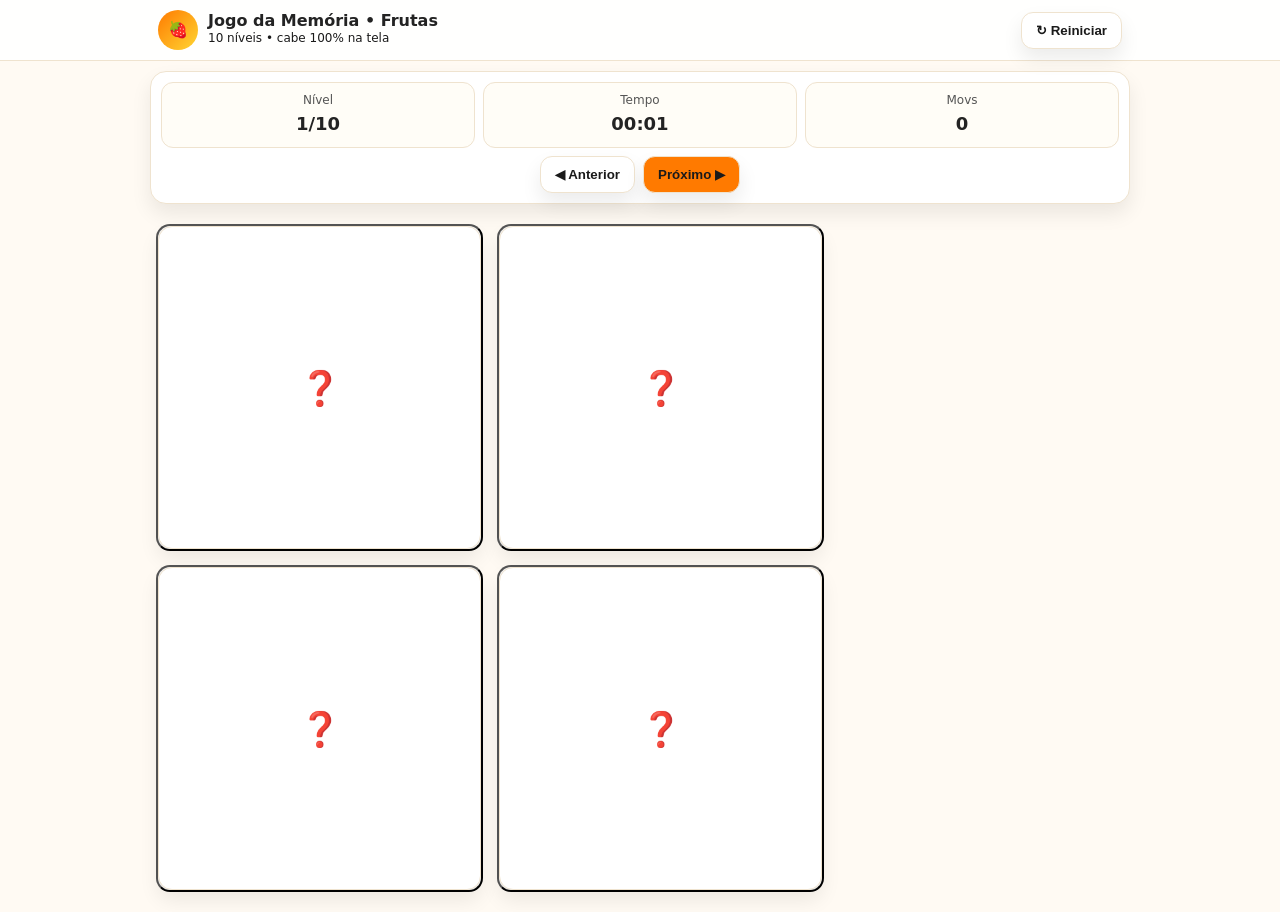
<file: memoria.html>
<!DOCTYPE html>
<html lang="pt-BR">
<head>
  <meta charset="utf-8" />
  <meta name="viewport" content="width=device-width, initial-scale=1" />
  <title>Jogo da Memória • Frutas (10 níveis)</title>
  <meta name="description" content="Jogo da memória de FRUTAS, responsivo, que ajusta as cartas para caberem 100% na tela em qualquer nível. Perfeito para celular." />
  <link rel="stylesheet" href="memoria-frutas.css" />
</head>
<body>

<header class="header">
  <div class="container bar">
    <div class="brand">
      <div class="brand-badge">🍓</div>
      <div>
        <h1>Jogo da Memória • Frutas</h1>
        <p>10 níveis • cabe 100% na tela</p>
      </div>
    </div>
    <button id="btnRestartTop" class="btn" type="button" aria-label="Reiniciar nível">↻ Reiniciar</button>
  </div>
</header>

<section class="container">
  <div class="hud">
    <div class="panel">
      <div class="stats" role="group" aria-label="Informações da partida">
        <div class="stat"><span>Nível</span><b id="uiLevel">1/10</b></div>
        <div class="stat"><span>Tempo</span><b id="uiTime">00:00</b></div>
        <div class="stat"><span>Movs</span><b id="uiMoves">0</b></div>
      </div>
      <div class="controls">
        <button id="btnPrev" class="btn" type="button" aria-label="Nível anterior">◀ Anterior</button>
        <button id="btnNext" class="btn primary" type="button" aria-label="Próximo nível">Próximo ▶</button>
      </div>
    </div>
  </div>
</section>

<main class="container board-wrap">
  <section id="board" class="board" aria-label="Tabuleiro do jogo"></section>
</main>

<!-- Modal -->
<div id="modal" class="modal-wrap" aria-hidden="true">
  <div class="modal" role="dialog" aria-modal="true" aria-labelledby="modalTitle">
    <h3 id="modalTitle">Nível concluído! ✅</h3>
    <p id="modalStats">Tempo — • Movimentos —</p>
    <div class="row">
      <button id="mAgain" class="btn" type="button">Jogar de novo</button>
      <button id="mNext" class="btn primary" type="button">Próximo nível ▶</button>
    </div>
  </div>
</div>

<script src="memoria-frutas.js" defer></script>
</body>
</html>
</file>
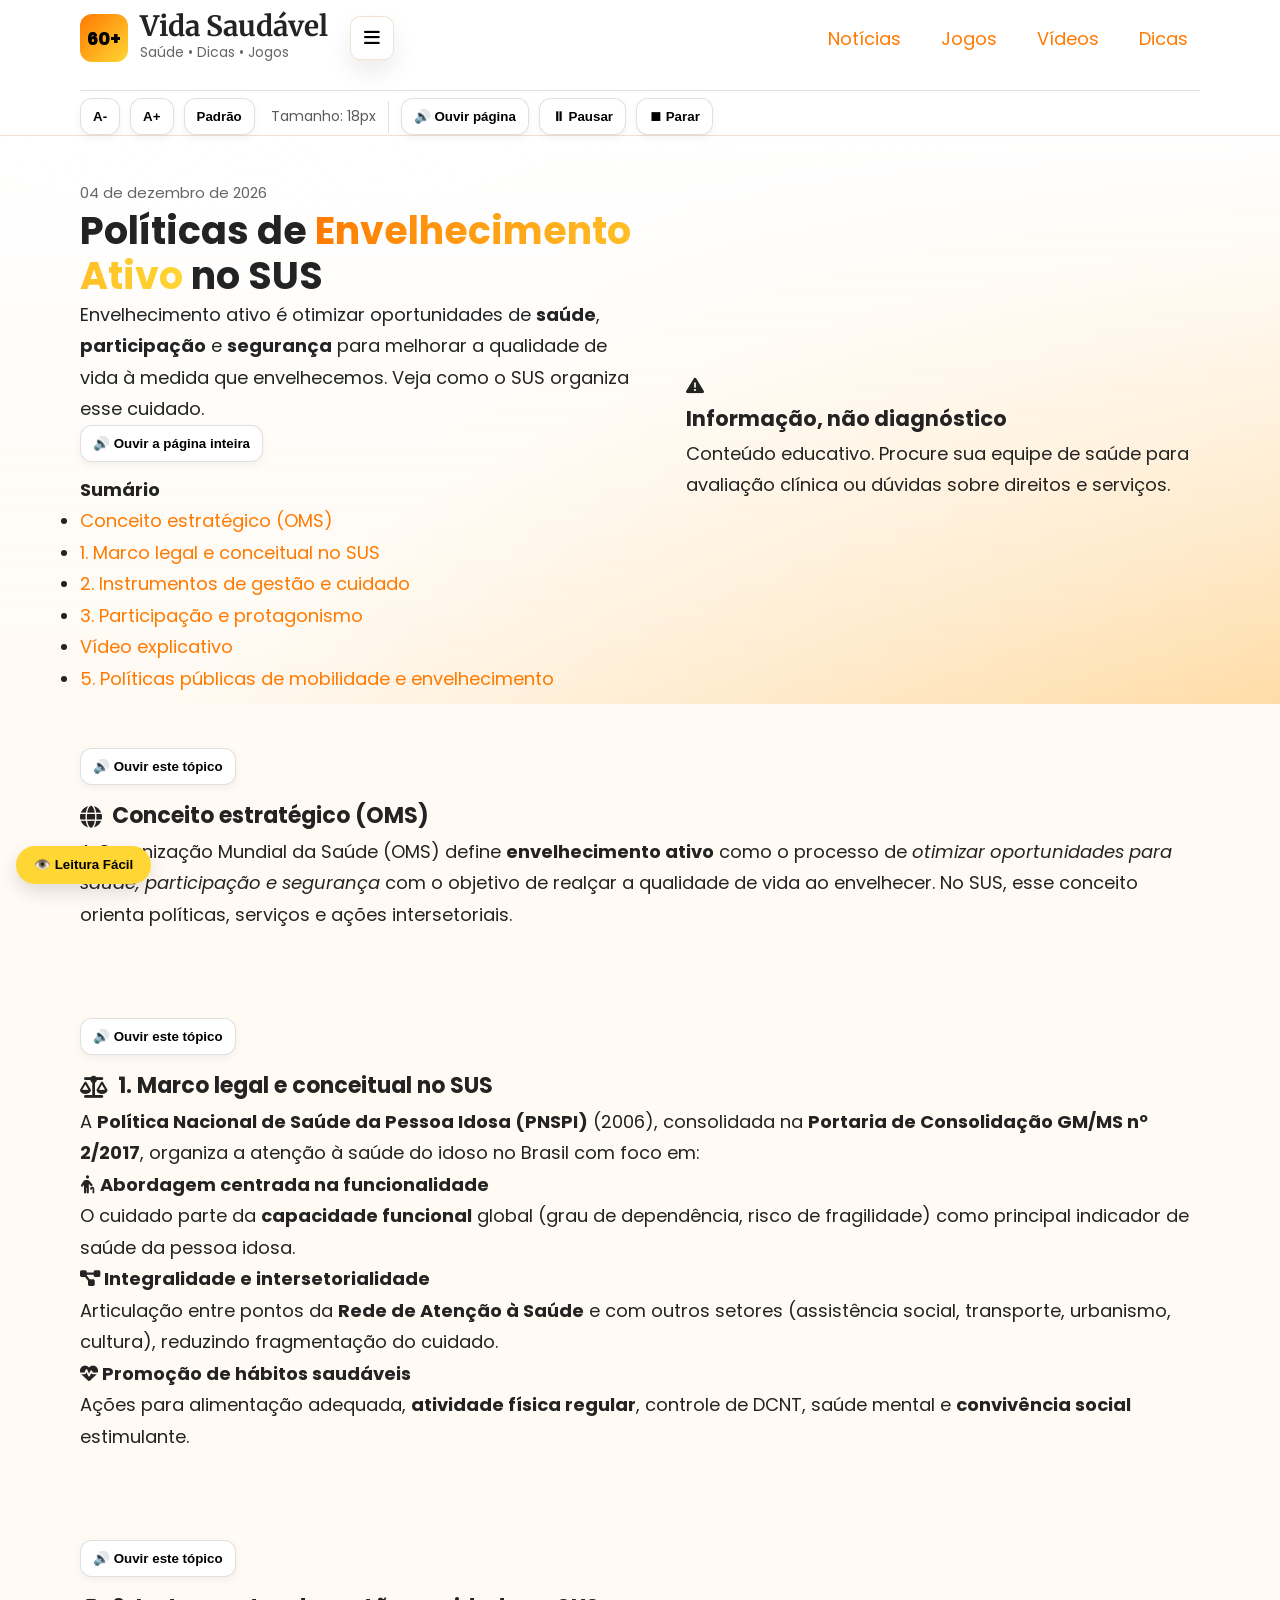
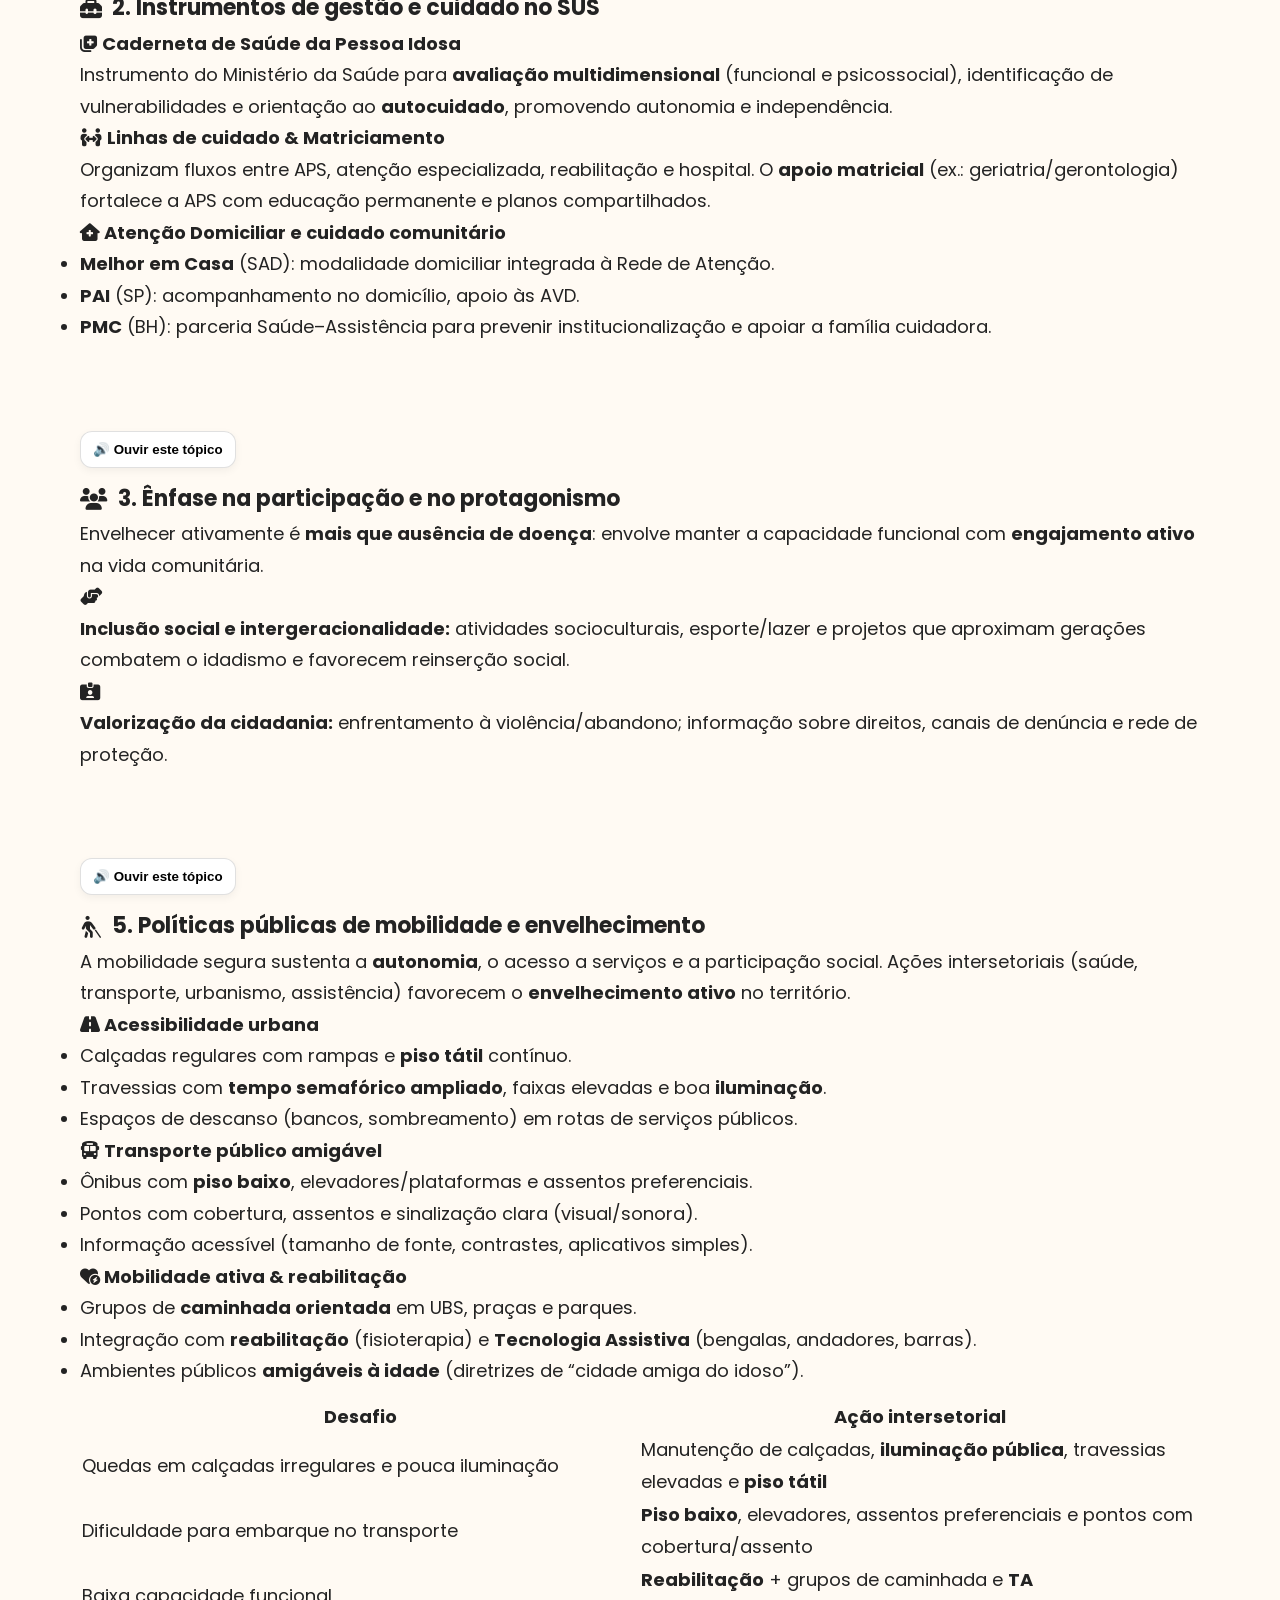
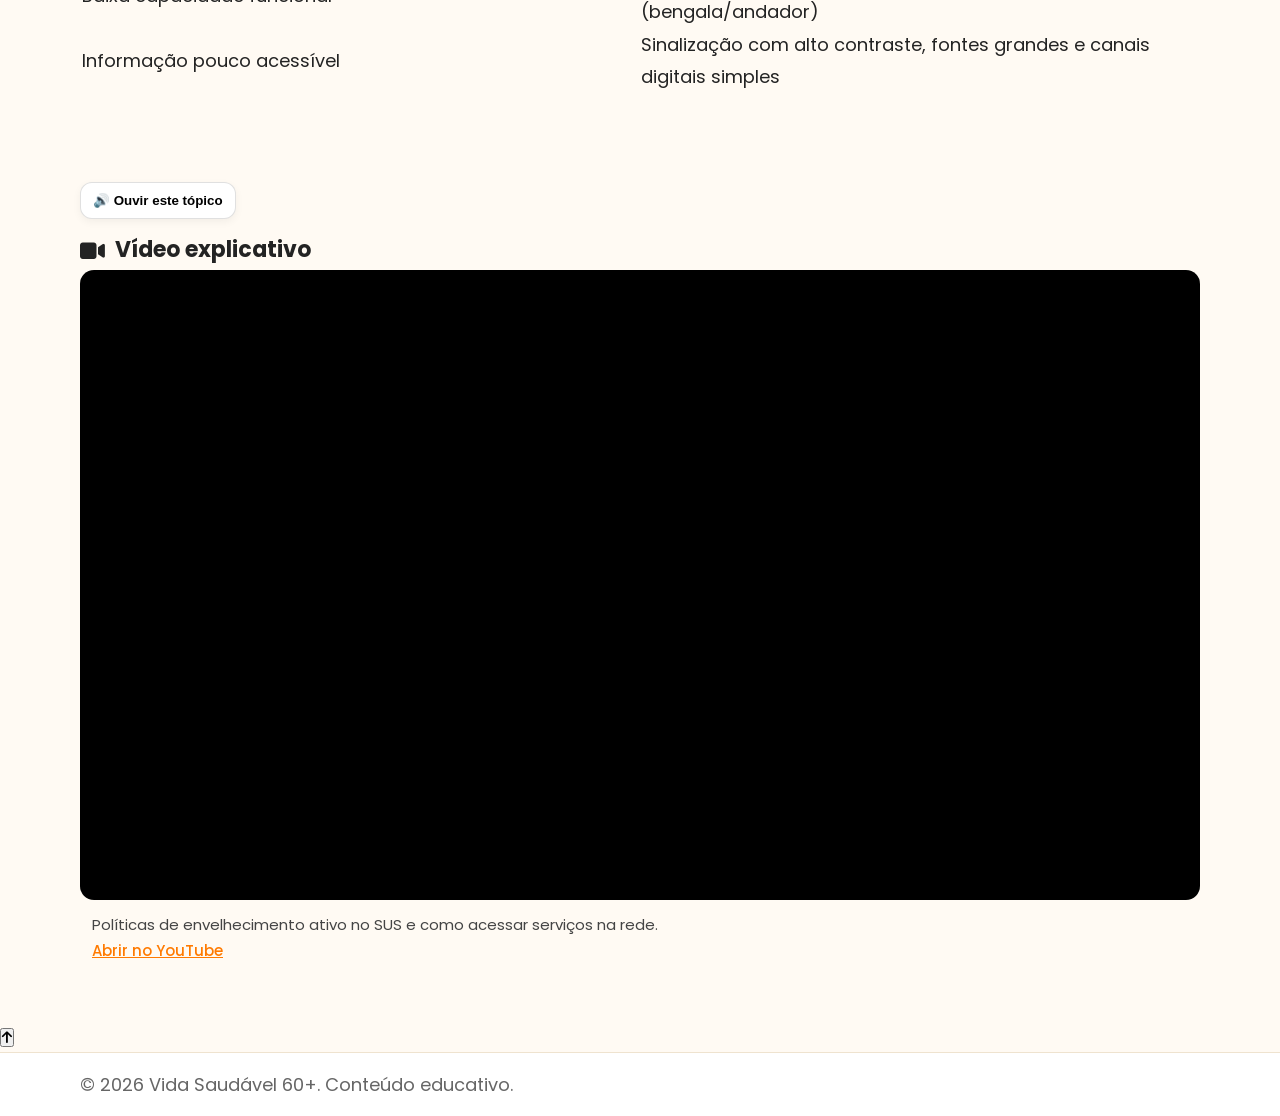
<file: politicas-envelhecimento-sus.html>
<!DOCTYPE html>
<html lang="pt-BR">
<head>
  <meta charset="UTF-8" />
  <meta name="viewport" content="width=device-width, initial-scale=1" />
  <title>Políticas de Envelhecimento Ativo no SUS • Vida Saudável 60+</title>
  <meta name="description" content="Marco legal do SUS para a pessoa idosa (PNSPI), instrumentos de gestão e cuidado, participação e protagonismo, e políticas públicas de mobilidade para o envelhecimento ativo." />

  <!-- Fontes e Ícones -->
  <link href="https://fonts.googleapis.com/css2?family=Merriweather:wght@700&family=Poppins:wght@400;500;600&display=swap" rel="stylesheet">
  <link href="https://cdnjs.cloudflare.com/ajax/libs/font-awesome/6.6.0/css/all.min.css" rel="stylesheet">

  <!-- CSS do projeto -->
  <link rel="stylesheet" href="style.css" />

  <!-- ===== Extras (A11y + Áudio) ===== -->
  <style>
    :root{ font-size:18px; }

    /* SR only */
    .sr-only{
      position:absolute; width:1px; height:1px; padding:0; margin:-1px;
      overflow:hidden; clip:rect(0,0,0,0); white-space:nowrap; border:0;
    }

    /* Leitura fácil */
    body.easy-read{
      background:#fff !important; color:#000 !important;
      font-size:1.18rem; line-height:2;
      letter-spacing:.2px;
    }

    /* Barra A11y no header */
    .a11y-row{ margin-top:.75rem; }
    .a11y-inner{
      display:flex; gap:10px; flex-wrap:wrap; align-items:center;
      padding-top:.4rem;
      border-top:1px solid rgba(0,0,0,.12);
    }
    .btn-a11y, .audio-btn{
      border:1px solid rgba(0,0,0,.12);
      background:#fff;
      border-radius:12px;
      padding:10px 12px;
      font-weight:700;
      cursor:pointer;
      display:inline-flex;
      align-items:center;
      gap:8px;
      box-shadow:0 3px 8px rgba(0,0,0,.05);
    }
    .btn-a11y:hover, .audio-btn:hover{ transform:translateY(-1px); }
    .btn-a11y:focus, .audio-btn:focus{ outline:3px solid rgba(255,122,0,.25); outline-offset:2px; }
    .a11y-sep{ width:1px; height:32px; background:rgba(0,0,0,.12); margin:0 2px; }
    .font-hint{ font-size:14px; opacity:.75; margin-left:6px; }

    /* Toolbar de áudio por tópico */
    .audio-toolbar{ margin:0 0 12px; }

    /* Botão leitura fácil fixo */
    #easyReadBtn{
      position:fixed; left:16px; bottom:16px; z-index:999;
      border:0; border-radius:999px;
      background:#ffd633; color:#000;
      font-weight:800;
      padding:.65rem 1rem;
      box-shadow:0 8px 18px rgba(0,0,0,.12);
      cursor:pointer;
    }

    @media (max-width:768px){
      .btn-a11y, .audio-btn{ padding:9px 10px; }
      .a11y-inner{ gap:8px; }
    }
  </style>
</head>
<body>
  <!-- Barra de progresso -->
  <div id="progressBar" aria-hidden="true"></div>

  <!-- ===== HEADER ===== -->
  <header class="site-header">
    <div class="container header-grid">
      <a class="brand" href="index.html" aria-label="Página inicial Vida Saudável 60+">
        <span class="brand-badge" aria-hidden="true">60+</span>
        <div class="brand-text">
          <h1>Vida Saudável</h1>
          <p>Saúde • Dicas • Jogos</p>
        </div>
      </a>

      <button id="menuBtn" class="menu-btn" aria-expanded="false" aria-controls="topNav" aria-label="Abrir menu">
        <i class="fa-solid fa-bars"></i>
      </button>

      <nav id="topNav" class="top-nav" aria-label="Navegação principal">
        <a href="index.html#noticias">Notícias</a>
        <a href="index.html#jogos">Jogos</a>
        <a href="index.html#videos">Vídeos</a>
        <a href="index.html#dicas">Dicas</a>
      </nav>
    </div>

    <!-- A11y + Áudio (igual os outros) -->
    <div class="container a11y-row" role="region" aria-label="Acessibilidade e leitura em áudio">
      <div class="a11y-inner">
        <button class="btn-a11y" id="fontDec" type="button" aria-label="Diminuir tamanho da letra">A-</button>
        <button class="btn-a11y" id="fontInc" type="button" aria-label="Aumentar tamanho da letra">A+</button>
        <button class="btn-a11y" id="fontReset" type="button" aria-label="Voltar tamanho padrão">Padrão</button>
        <span class="font-hint" id="fontHint" aria-live="polite"></span>

        <span class="a11y-sep" aria-hidden="true"></span>

        <button class="btn-a11y" id="ttsPlayPage" type="button" aria-label="Ouvir a página inteira">🔊 Ouvir página</button>
        <button class="btn-a11y" id="ttsPause" type="button" aria-label="Pausar ou continuar leitura">⏸ Pausar</button>
        <button class="btn-a11y" id="ttsStop" type="button" aria-label="Parar leitura">⏹ Parar</button>
        <small id="ttsStatus" class="sr-only" aria-live="polite"></small>
      </div>
    </div>
  </header>

  <!-- ===== HERO ===== -->
  <section class="hero">
    <div class="container hero-grid">
      <div class="hero-text">
        <small id="dataHoje" class="hero-date" aria-live="polite"></small>
        <h2>Políticas de <span>Envelhecimento Ativo</span> no SUS</h2>
        <p>Envelhecimento ativo é otimizar oportunidades de <strong>saúde</strong>, <strong>participação</strong> e <strong>segurança</strong> para melhorar a qualidade de vida à medida que envelhecemos. Veja como o SUS organiza esse cuidado.</p>

        <div class="audio-toolbar">
          <button class="audio-btn" type="button" data-section="page-all">🔊 Ouvir a página inteira</button>
        </div>

        <!-- Sumário -->
        <nav class="toc" aria-label="Sumário desta página">
          <strong>Sumário</strong>
          <ul>
            <li><a href="#conceito-oms">Conceito estratégico (OMS)</a></li>
            <li><a href="#marco-legal">1. Marco legal e conceitual no SUS</a></li>
            <li><a href="#instrumentos">2. Instrumentos de gestão e cuidado</a></li>
            <li><a href="#participacao">3. Participação e protagonismo</a></li>
            <li><a href="#video">Vídeo explicativo</a></li>
            <li><a href="#mobilidade">5. Políticas públicas de mobilidade e envelhecimento</a></li>
          </ul>
        </nav>
      </div>

      <aside class="alerta" role="note" aria-label="Aviso importante">
        <i class="fa-solid fa-triangle-exclamation" aria-hidden="true"></i>
        <div>
          <h3>Informação, não diagnóstico</h3>
          <p>Conteúdo educativo. Procure sua equipe de saúde para avaliação clínica ou dúvidas sobre direitos e serviços.</p>
        </div>
      </aside>
    </div>
  </section>

  <main>
    <!-- Conceito OMS -->
    <section id="conceito-oms" class="section container">
      <div class="audio-toolbar">
        <button class="audio-btn" type="button" data-section="conceito-oms">🔊 Ouvir este tópico</button>
      </div>

      <h3 class="section-title"><i class="fa-solid fa-globe"></i> Conceito estratégico (OMS)</h3>
      <p>A Organização Mundial da Saúde (OMS) define <strong>envelhecimento ativo</strong> como o processo de <em>otimizar oportunidades para saúde, participação e segurança</em> com o objetivo de realçar a qualidade de vida ao envelhecer. No SUS, esse conceito orienta políticas, serviços e ações intersetoriais.</p>
    </section>

    <!-- 1. Marco Legal e Conceitual -->
    <section id="marco-legal" class="section container">
      <div class="audio-toolbar">
        <button class="audio-btn" type="button" data-section="marco-legal">🔊 Ouvir este tópico</button>
      </div>

      <h3 class="section-title"><i class="fa-solid fa-scale-balanced"></i> 1. Marco legal e conceitual no SUS</h3>
      <p>A <strong>Política Nacional de Saúde da Pessoa Idosa (PNSPI)</strong> (2006), consolidada na <strong>Portaria de Consolidação GM/MS nº 2/2017</strong>, organiza a atenção à saúde do idoso no Brasil com foco em:</p>

      <div class="callouts">
        <div class="callout">
          <h4><i class="fa-solid fa-person-cane"></i> Abordagem centrada na funcionalidade</h4>
          <p>O cuidado parte da <strong>capacidade funcional</strong> global (grau de dependência, risco de fragilidade) como principal indicador de saúde da pessoa idosa.</p>
        </div>
        <div class="callout">
          <h4><i class="fa-solid fa-diagram-project"></i> Integralidade e intersetorialidade</h4>
          <p>Articulação entre pontos da <strong>Rede de Atenção à Saúde</strong> e com outros setores (assistência social, transporte, urbanismo, cultura), reduzindo fragmentação do cuidado.</p>
        </div>
        <div class="callout">
          <h4><i class="fa-solid fa-heart-pulse"></i> Promoção de hábitos saudáveis</h4>
          <p>Ações para alimentação adequada, <strong>atividade física regular</strong>, controle de DCNT, saúde mental e <strong>convivência social</strong> estimulante.</p>
        </div>
      </div>
    </section>

    <!-- 2. Instrumentos de Gestão e Cuidado -->
    <section id="instrumentos" class="section container">
      <div class="audio-toolbar">
        <button class="audio-btn" type="button" data-section="instrumentos">🔊 Ouvir este tópico</button>
      </div>

      <h3 class="section-title"><i class="fa-solid fa-toolbox"></i> 2. Instrumentos de gestão e cuidado no SUS</h3>

      <div class="callouts">
        <div class="callout">
          <h4><i class="fa-solid fa-notes-medical"></i> Caderneta de Saúde da Pessoa Idosa</h4>
          <p>Instrumento do Ministério da Saúde para <strong>avaliação multidimensional</strong> (funcional e psicossocial), identificação de vulnerabilidades e orientação ao <strong>autocuidado</strong>, promovendo autonomia e independência.</p>
        </div>
        <div class="callout">
          <h4><i class="fa-solid fa-people-arrows"></i> Linhas de cuidado &amp; Matriciamento</h4>
          <p>Organizam fluxos entre APS, atenção especializada, reabilitação e hospital. O <strong>apoio matricial</strong> (ex.: geriatria/gerontologia) fortalece a APS com educação permanente e planos compartilhados.</p>
        </div>
        <div class="callout">
          <h4><i class="fa-solid fa-house-medical"></i> Atenção Domiciliar e cuidado comunitário</h4>
          <ul class="list">
            <li><strong>Melhor em Casa</strong> (SAD): modalidade domiciliar integrada à Rede de Atenção.</li>
            <li><strong>PAI</strong> (SP): acompanhamento no domicílio, apoio às AVD.</li>
            <li><strong>PMC</strong> (BH): parceria Saúde–Assistência para prevenir institucionalização e apoiar a família cuidadora.</li>
          </ul>
        </div>
      </div>
    </section>

    <!-- 3. Participação e Protagonismo -->
    <section id="participacao" class="section container">
      <div class="audio-toolbar">
        <button class="audio-btn" type="button" data-section="participacao">🔊 Ouvir este tópico</button>
      </div>

      <h3 class="section-title"><i class="fa-solid fa-users"></i> 3. Ênfase na participação e no protagonismo</h3>
      <p>Envelhecer ativamente é <strong>mais que ausência de doença</strong>: envolve manter a capacidade funcional com <strong>engajamento ativo</strong> na vida comunitária.</p>

      <div class="tips">
        <div class="tip"><i class="fa-solid fa-handshake-angle" aria-hidden="true"></i><div><strong>Inclusão social e intergeracionalidade:</strong> atividades socioculturais, esporte/lazer e projetos que aproximam gerações combatem o idadismo e favorecem reinserção social.</div></div>
        <div class="tip"><i class="fa-solid fa-id-card-clip" aria-hidden="true"></i><div><strong>Valorização da cidadania:</strong> enfrentamento à violência/abandono; informação sobre direitos, canais de denúncia e rede de proteção.</div></div>
      </div>
    </section>

    <!-- 5. Políticas públicas de mobilidade -->
    <section id="mobilidade" class="section container">
      <div class="audio-toolbar">
        <button class="audio-btn" type="button" data-section="mobilidade">🔊 Ouvir este tópico</button>
      </div>

      <h3 class="section-title"><i class="fa-solid fa-person-walking-with-cane"></i> 5. Políticas públicas de mobilidade e envelhecimento</h3>
      <p>A mobilidade segura sustenta a <strong>autonomia</strong>, o acesso a serviços e a participação social. Ações intersetoriais (saúde, transporte, urbanismo, assistência) favorecem o <strong>envelhecimento ativo</strong> no território.</p>

      <div class="callouts">
        <div class="callout">
          <h4><i class="fa-solid fa-road"></i> Acessibilidade urbana</h4>
          <ul class="list">
            <li>Calçadas regulares com rampas e <strong>piso tátil</strong> contínuo.</li>
            <li>Travessias com <strong>tempo semafórico ampliado</strong>, faixas elevadas e boa <strong>iluminação</strong>.</li>
            <li>Espaços de descanso (bancos, sombreamento) em rotas de serviços públicos.</li>
          </ul>
        </div>
        <div class="callout">
          <h4><i class="fa-solid fa-bus"></i> Transporte público amigável</h4>
          <ul class="list">
            <li>Ônibus com <strong>piso baixo</strong>, elevadores/plataformas e assentos preferenciais.</li>
            <li>Pontos com cobertura, assentos e sinalização clara (visual/sonora).</li>
            <li>Informação acessível (tamanho de fonte, contrastes, aplicativos simples).</li>
          </ul>
        </div>
        <div class="callout">
          <h4><i class="fa-solid fa-heart-circle-bolt"></i> Mobilidade ativa &amp; reabilitação</h4>
          <ul class="list">
            <li>Grupos de <strong>caminhada orientada</strong> em UBS, praças e parques.</li>
            <li>Integração com <strong>reabilitação</strong> (fisioterapia) e <strong>Tecnologia Assistiva</strong> (bengalas, andadores, barras).</li>
            <li>Ambientes públicos <strong>amigáveis à idade</strong> (diretrizes de “cidade amiga do idoso”).</li>
          </ul>
        </div>
      </div>

      <!-- Tabela: Desafios x Ações -->
      <div class="compare" style="margin-top:12px">
        <table class="clean table--stack" aria-label="Desafios e ações para mobilidade no envelhecimento">
          <thead>
            <tr>
              <th style="width:50%">Desafio</th>
              <th style="width:50%">Ação intersetorial</th>
            </tr>
          </thead>
          <tbody>
            <tr>
              <td data-th="Desafio">Quedas em calçadas irregulares e pouca iluminação</td>
              <td data-th="Ação">Manutenção de calçadas, <strong>iluminação pública</strong>, travessias elevadas e <strong>piso tátil</strong></td>
            </tr>
            <tr>
              <td data-th="Desafio">Dificuldade para embarque no transporte</td>
              <td data-th="Ação"><strong>Piso baixo</strong>, elevadores, assentos preferenciais e pontos com cobertura/assento</td>
            </tr>
            <tr>
              <td data-th="Desafio">Baixa capacidade funcional</td>
              <td data-th="Ação"><strong>Reabilitação</strong> + grupos de caminhada e <strong>TA</strong> (bengala/andador)</td>
            </tr>
            <tr>
              <td data-th="Desafio">Informação pouco acessível</td>
              <td data-th="Ação">Sinalização com alto contraste, fontes grandes e canais digitais simples</td>
            </tr>
          </tbody>
        </table>
      </div>
    </section>
  </main>

  <!-- Vídeo -->
  <section id="video" class="section container" aria-labelledby="titulo-video">
    <div class="audio-toolbar">
      <button class="audio-btn" type="button" data-section="video">🔊 Ouvir este tópico</button>
    </div>

    <h3 id="titulo-video" class="section-title">
      <i class="fa-solid fa-video" aria-hidden="true"></i> Vídeo explicativo
    </h3>

    <figure class="figure" role="group" aria-label="Vídeo: políticas de envelhecimento ativo no SUS">
      <div class="video-wrap" role="region" aria-label="Player do YouTube: Políticas de envelhecimento ativo no SUS" style="position:relative; width:100%; aspect-ratio:16/9; background:#000; border-radius:14px; overflow:hidden;">
        <iframe
          title="Políticas de Envelhecimento Ativo no SUS — Vídeo"
          src="https://www.youtube-nocookie.com/embed/K3C0PdKDgIM?rel=0&modestbranding=1"
          loading="lazy"
          referrerpolicy="strict-origin-when-cross-origin"
          allow="accelerometer; clipboard-write; encrypted-media; gyroscope; picture-in-picture; web-share"
          allowfullscreen
          style="position:absolute; inset:0; width:100%; height:100%; border:0;">
        </iframe>
      </div>
      <figcaption class="video-caption" style="padding:12px; color:#444; font-size:15px;">
        Políticas de envelhecimento ativo no SUS e como acessar serviços na rede.
        <br>
        <a class="video-actions" href="https://youtu.be/K3C0PdKDgIM" target="_blank" rel="noopener" style="text-decoration:underline; font-weight:500;">
          Abrir no YouTube
        </a>
      </figcaption>
    </figure>
  </section>

  <!-- Voltar ao topo -->
  <button id="toTop" class="to-top" aria-label="Voltar ao topo"><i class="fa-solid fa-arrow-up"></i></button>

  <!-- Leitura fácil -->
  <button id="easyReadBtn" type="button" aria-label="Ativar modo leitura fácil">👁️ Leitura Fácil</button>

  <!-- ===== FOOTER ===== -->
  <footer class="site-footer">
    <div class="container">
      <p>&copy; <span id="anoAtual"></span> Vida Saudável 60+. Conteúdo educativo.</p>
    </div>
  </footer>

  <!-- JS do projeto (mantém) -->
  <script src="script.js"></script>

  <!-- JS desta página (com áudio + A11y) -->
  <script>
    (function(){
      // ===== Data e ano =====
      const d = new Date();
      const dataHoje = document.getElementById('dataHoje');
      const anoAtual = document.getElementById('anoAtual');
      if(dataHoje) dataHoje.textContent = d.toLocaleDateString('pt-BR',{day:'2-digit',month:'long',year:'numeric'});
      if(anoAtual) anoAtual.textContent = d.getFullYear();

      // ===== Menu mobile =====
      const btn = document.getElementById('menuBtn');
      const nav = document.getElementById('topNav');
      btn?.addEventListener('click', () => {
        const open = nav.classList.toggle('open');
        btn.setAttribute('aria-expanded', open ? 'true' : 'false');
      });

      // ===== Barra de progresso + voltar ao topo =====
      const bar = document.getElementById('progressBar');
      const toTop = document.getElementById('toTop');
      const onScroll = () => {
        const h = document.documentElement;
        const scrolled = (h.scrollTop) / (h.scrollHeight - h.clientHeight) * 100;
        if(bar) bar.style.width = scrolled + '%';
        if(toTop){
          h.scrollTop > 240 ? toTop.classList.add('show') : toTop.classList.remove('show');
        }
      };
      window.addEventListener('scroll', onScroll, { passive: true });
      onScroll();
      toTop?.addEventListener('click', () => window.scrollTo({ top: 0, behavior: 'smooth' }));

      // ===== Leitura Fácil =====
      document.getElementById('easyReadBtn')?.addEventListener('click', () => {
        document.body.classList.toggle('easy-read');
      });

      // ===== Fonte (A- / A+ / Padrão) =====
      const MIN_PX = 16, MAX_PX = 26, STEP = 1, DEFAULT_PX = 18;
      const hint = document.getElementById('fontHint');

      function getFontPx() {
        const saved = Number(localStorage.getItem("vs60_font_px"));
        if (saved && saved >= MIN_PX && saved <= MAX_PX) return saved;
        const css = Number(getComputedStyle(document.documentElement).fontSize.replace("px",""));
        return css || DEFAULT_PX;
      }
      function setFontPx(px) {
        const v = Math.max(MIN_PX, Math.min(MAX_PX, px));
        document.documentElement.style.fontSize = v + "px";
        localStorage.setItem("vs60_font_px", String(v));
        if (hint) hint.textContent = `Tamanho: ${v}px`;
      }
      setFontPx(getFontPx());
      document.getElementById("fontDec")?.addEventListener("click", () => setFontPx(getFontPx() - STEP));
      document.getElementById("fontInc")?.addEventListener("click", () => setFontPx(getFontPx() + STEP));
      document.getElementById("fontReset")?.addEventListener("click", () => setFontPx(DEFAULT_PX));

      // ===== Leitura em voz alta (TTS) =====
      const hasTTS = "speechSynthesis" in window && "SpeechSynthesisUtterance" in window;
      const statusEl = document.getElementById("ttsStatus");
      const setStatus = (msg) => { if (statusEl) statusEl.textContent = msg; };

      function pickPtVoice() {
        const voices = speechSynthesis.getVoices?.() || [];
        return voices.find(v => /pt-BR/i.test(v.lang)) || voices.find(v => /^pt/i.test(v.lang)) || null;
      }

      function stopSpeak() {
        if (!hasTTS) return;
        speechSynthesis.cancel();
        setStatus("Leitura parada.");
      }

      function pauseOrResume() {
        if (!hasTTS) return;
        if (speechSynthesis.speaking && !speechSynthesis.paused) {
          speechSynthesis.pause();
          setStatus("Leitura pausada.");
          return;
        }
        if (speechSynthesis.paused) {
          speechSynthesis.resume();
          setStatus("Leitura retomada.");
        }
      }

      function speakText(text) {
        if (!hasTTS) {
          alert("Seu navegador não suporta leitura em voz. Use o Google Chrome 😉");
          return;
        }
        const clean = (text || "").replace(/\s+/g, " ").trim();
        if (!clean) return;

        stopSpeak();

        const u = new SpeechSynthesisUtterance(clean);
        const voice = pickPtVoice();
        if (voice) u.voice = voice;

        u.lang = voice?.lang || "pt-BR";
        u.rate = 0.95;
        u.pitch = 1.0;
        u.volume = 1.0;

        u.onstart = () => setStatus("Lendo em voz alta...");
        u.onend   = () => setStatus("Leitura concluída.");
        u.onerror = () => setStatus("Não foi possível ler este trecho.");

        speechSynthesis.speak(u);
      }

      function extractCleanText(root) {
        if (!root) return "";
        const clone = root.cloneNode(true);

        // mantém texto dos links
        clone.querySelectorAll("a").forEach(a => {
          const t = document.createTextNode(a.textContent || "");
          a.replaceWith(t);
        });

        // remove controles e coisas sem interesse na leitura
        const removeSelectors = [
          ".audio-toolbar",
          ".a11y-row",
          "#progressBar",
          "nav",
          "button",
          "script",
          "style",
          "i",
          "#toTop",
          "#easyReadBtn",
          "iframe"
        ];
        clone.querySelectorAll(removeSelectors.join(",")).forEach(el => el.remove());

        return (clone.textContent || "")
          .replace(/[ \t]+\n/g, "\n")
          .replace(/\n{3,}/g, "\n\n")
          .replace(/[ \t]{2,}/g, " ")
          .trim();
      }

      // Botões globais
      document.getElementById("ttsPlayPage")?.addEventListener("click", () => {
        const main = document.querySelector("main");
        // inclui também a seção de vídeo (fora do main)
        const video = document.getElementById("video");
        const text = extractCleanText(main) + "\n\n" + extractCleanText(video);
        speakText(text);
      });
      document.getElementById("ttsPause")?.addEventListener("click", pauseOrResume);
      document.getElementById("ttsStop")?.addEventListener("click", stopSpeak);

      // Botões por tópico (e “page-all”)
      document.querySelectorAll(".audio-btn").forEach(b => {
        b.addEventListener("click", () => {
          const target = b.getAttribute("data-section");
          if (target === "page-all") {
            document.getElementById("ttsPlayPage")?.click();
            return;
          }
          const sec = document.getElementById(target);
          speakText(extractCleanText(sec));
        });
      });

      // Atalhos: Alt+L (página), Alt+P (pausar), Alt+X (parar)
      document.addEventListener("keydown", (e) => {
        if (!e.altKey) return;
        const k = e.key.toLowerCase();
        if (k === "l") { e.preventDefault(); document.getElementById("ttsPlayPage")?.click(); }
        if (k === "p") { e.preventDefault(); pauseOrResume(); }
        if (k === "x") { e.preventDefault(); stopSpeak(); }
      });

      if (hasTTS && speechSynthesis.onvoiceschanged !== undefined) {
        speechSynthesis.onvoiceschanged = () => {};
      }
      window.addEventListener("beforeunload", stopSpeak);
    })();
  </script>
</body>
</html>
</file>
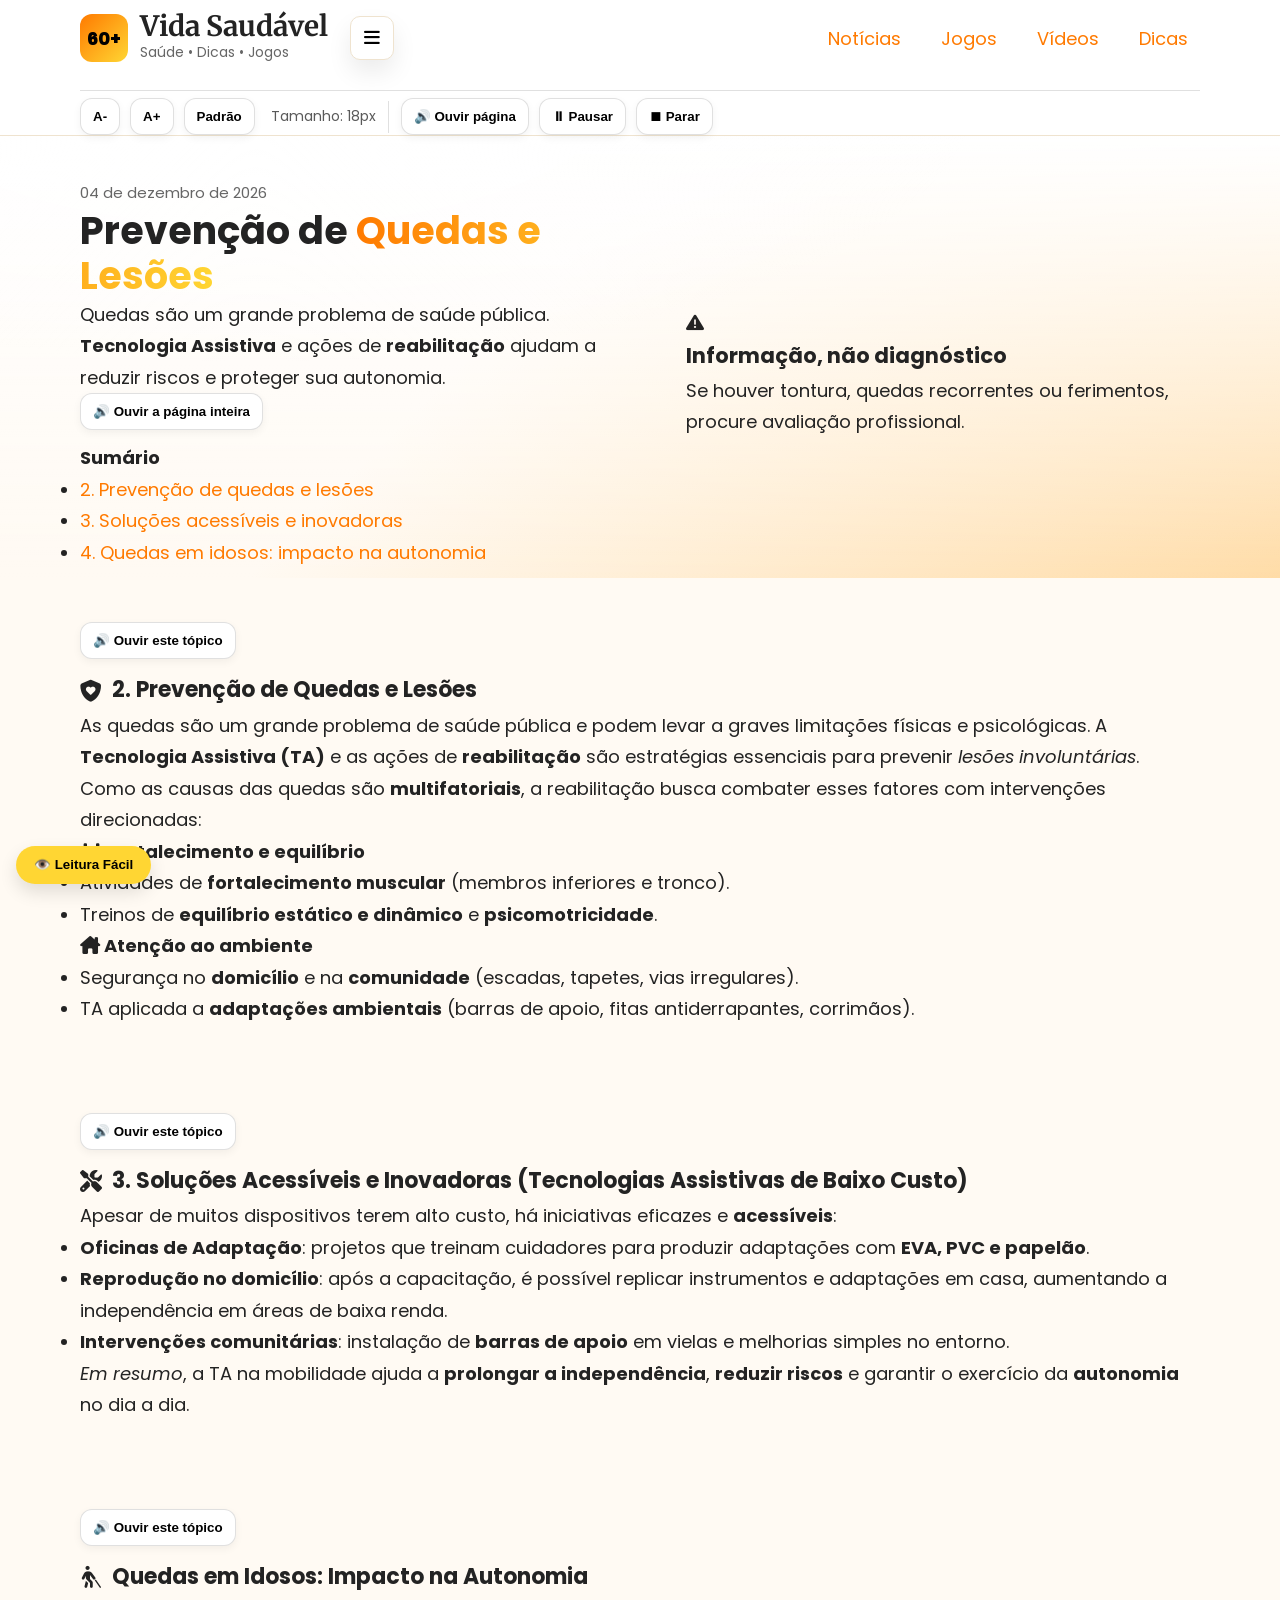
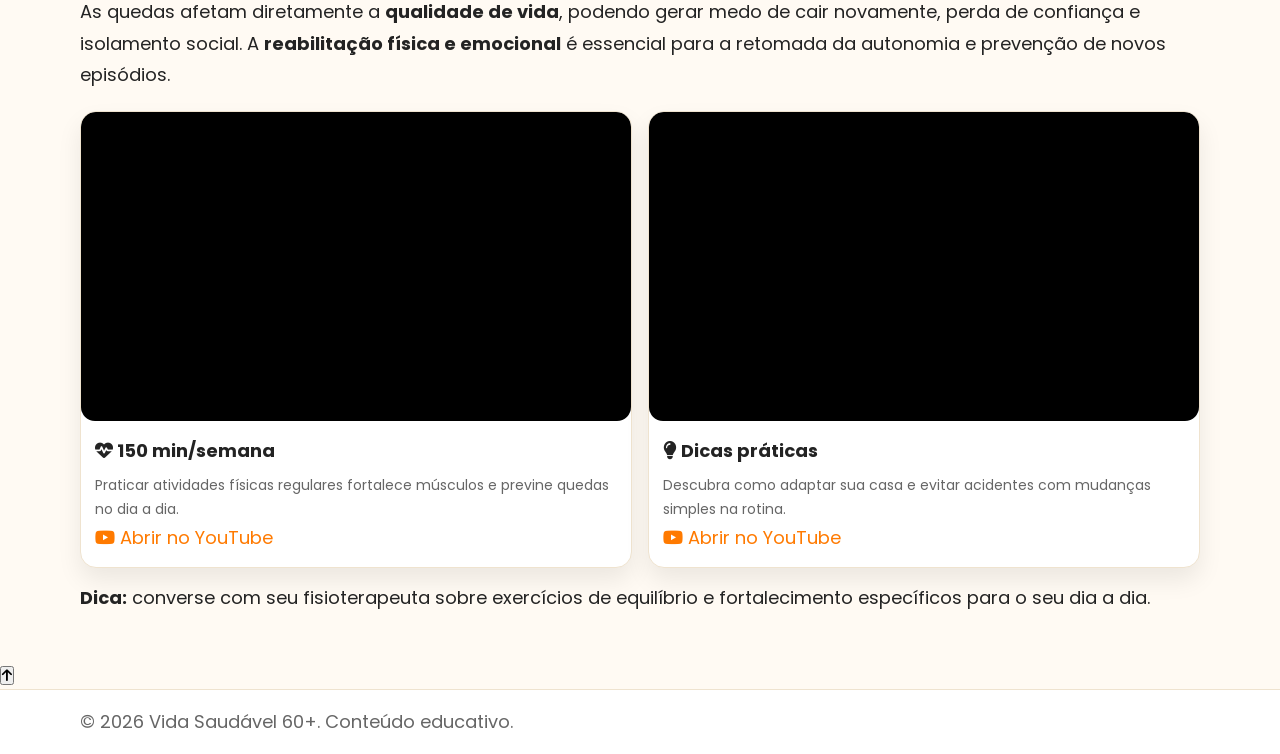
<file: prevencao-quedas.html>
<!DOCTYPE html>
<html lang="pt-BR">
<head>
  <meta charset="UTF-8" />
  <meta name="viewport" content="width=device-width, initial-scale=1" />
  <title>Prevenção de Quedas e Lesões • Vida Saudável 60+</title>
  <meta name="description" content="Tecnologia Assistiva, reabilitação, ambiente seguro e soluções de baixo custo para reduzir quedas e preservar a autonomia na melhor idade." />

  <!-- Fontes e Ícones -->
  <link href="https://fonts.googleapis.com/css2?family=Merriweather:wght@700&family=Poppins:wght@400;500;600&display=swap" rel="stylesheet">
  <link href="https://cdnjs.cloudflare.com/ajax/libs/font-awesome/6.6.0/css/all.min.css" rel="stylesheet">

  <!-- CSS do projeto -->
  <link rel="stylesheet" href="style.css" />

  <!-- ===== Extras (A11y + Áudio + fix bugs) ===== -->
  <style>
    :root{ font-size:18px; }

    .sr-only{
      position:absolute; width:1px; height:1px; padding:0; margin:-1px;
      overflow:hidden; clip:rect(0,0,0,0); white-space:nowrap; border:0;
    }

    body.easy-read{
      background:#fff !important; color:#000 !important;
      font-size:1.18rem; line-height:2;
      letter-spacing:.2px;
    }

    /* Barra A11y no header */
    .a11y-row{ margin-top:.75rem; }
    .a11y-inner{
      display:flex; gap:10px; flex-wrap:wrap; align-items:center;
      padding-top:.4rem;
      border-top:1px solid rgba(0,0,0,.12);
    }
    .btn-a11y, .audio-btn{
      border:1px solid rgba(0,0,0,.12);
      background:#fff;
      border-radius:12px;
      padding:10px 12px;
      font-weight:700;
      cursor:pointer;
      display:inline-flex;
      align-items:center;
      gap:8px;
      box-shadow:0 3px 8px rgba(0,0,0,.05);
    }
    .btn-a11y:hover, .audio-btn:hover{ transform:translateY(-1px); }
    .btn-a11y:focus, .audio-btn:focus{ outline:3px solid rgba(255,122,0,.25); outline-offset:2px; }
    .a11y-sep{ width:1px; height:32px; background:rgba(0,0,0,.12); margin:0 2px; }
    .font-hint{ font-size:14px; opacity:.75; margin-left:6px; }

    .audio-toolbar{ margin:0 0 12px; }

    /* Botão leitura fácil fixo */
    #easyReadBtn{
      position:fixed; left:16px; bottom:16px; z-index:999;
      border:0; border-radius:999px;
      background:#ffd633; color:#000;
      font-weight:800;
      padding:.65rem 1rem;
      box-shadow:0 8px 18px rgba(0,0,0,.12);
      cursor:pointer;
    }

    /* Caso seu style.css não tenha grid-2, garantimos aqui */
    .grid{display:grid;gap:16px}
    .grid-2{grid-template-columns:1fr}
    @media (min-width:900px){ .grid-2{grid-template-columns:repeat(2,1fr)} }
    .video-wrap{position:relative;width:100%;aspect-ratio:16/9;background:#000;border-radius:14px;overflow:hidden}
    .video-wrap iframe{position:absolute;inset:0;width:100%;height:100%;border:0}

    @media (max-width:768px){
      .btn-a11y, .audio-btn{ padding:9px 10px; }
      .a11y-inner{ gap:8px; }
    }
  </style>
</head>
<body>
  <!-- Barra de progresso -->
  <div id="progressBar" aria-hidden="true"></div>

  <!-- ===== HEADER ===== -->
  <header class="site-header">
    <div class="container header-grid">
      <a class="brand" href="index.html" aria-label="Página inicial Vida Saudável 60+">
        <span class="brand-badge" aria-hidden="true">60+</span>
        <div class="brand-text">
          <h1>Vida Saudável</h1>
          <p>Saúde • Dicas • Jogos</p>
        </div>
      </a>

      <button id="menuBtn" class="menu-btn" aria-expanded="false" aria-controls="topNav" aria-label="Abrir menu">
        <i class="fa-solid fa-bars"></i>
      </button>

      <nav id="topNav" class="top-nav" aria-label="Navegação principal">
        <a href="index.html#noticias">Notícias</a>
        <a href="index.html#jogos">Jogos</a>
        <a href="index.html#videos">Vídeos</a>
        <a href="index.html#dicas">Dicas</a>
      </nav>
    </div>

    <!-- A11y + Áudio -->
    <div class="container a11y-row" role="region" aria-label="Acessibilidade e leitura em áudio">
      <div class="a11y-inner">
        <button class="btn-a11y" id="fontDec" type="button" aria-label="Diminuir tamanho da letra">A-</button>
        <button class="btn-a11y" id="fontInc" type="button" aria-label="Aumentar tamanho da letra">A+</button>
        <button class="btn-a11y" id="fontReset" type="button" aria-label="Voltar tamanho padrão">Padrão</button>
        <span class="font-hint" id="fontHint" aria-live="polite"></span>

        <span class="a11y-sep" aria-hidden="true"></span>

        <button class="btn-a11y" id="ttsPlayPage" type="button" aria-label="Ouvir a página inteira">🔊 Ouvir página</button>
        <button class="btn-a11y" id="ttsPause" type="button" aria-label="Pausar ou continuar leitura">⏸ Pausar</button>
        <button class="btn-a11y" id="ttsStop" type="button" aria-label="Parar leitura">⏹ Parar</button>
        <small id="ttsStatus" class="sr-only" aria-live="polite"></small>
      </div>
    </div>
  </header>

  <!-- ===== HERO ===== -->
  <section class="hero">
    <div class="container hero-grid">
      <div class="hero-text">
        <small id="dataHoje" class="hero-date" aria-live="polite"></small>
        <h2>Prevenção de <span>Quedas e Lesões</span></h2>
        <p>Quedas são um grande problema de saúde pública. <strong>Tecnologia Assistiva</strong> e ações de <strong>reabilitação</strong> ajudam a reduzir riscos e proteger sua autonomia.</p>

        <div class="audio-toolbar">
          <button class="audio-btn" type="button" data-section="page-all">🔊 Ouvir a página inteira</button>
        </div>

        <!-- Sumário -->
        <nav class="toc" aria-label="Sumário desta página">
          <strong>Sumário</strong>
          <ul>
            <li><a href="#prevencao">2. Prevenção de quedas e lesões</a></li>
            <li><a href="#solucoes">3. Soluções acessíveis e inovadoras</a></li>
            <li><a href="#impacto">4. Quedas em idosos: impacto na autonomia</a></li>
          </ul>
        </nav>
      </div>

      <aside class="alerta" role="note" aria-label="Aviso importante">
        <i class="fa-solid fa-triangle-exclamation" aria-hidden="true"></i>
        <div>
          <h3>Informação, não diagnóstico</h3>
          <p>Se houver tontura, quedas recorrentes ou ferimentos, procure avaliação profissional.</p>
        </div>
      </aside>
    </div>
  </section>

  <main>
    <!-- ===== 2. Prevenção de Quedas e Lesões ===== -->
    <section id="prevencao" class="section container">
      <div class="audio-toolbar">
        <button class="audio-btn" type="button" data-section="prevencao">🔊 Ouvir este tópico</button>
      </div>

      <h3 class="section-title"><i class="fa-solid fa-shield-heart"></i> 2. Prevenção de Quedas e Lesões</h3>
      <p>As quedas são um grande problema de saúde pública e podem levar a graves limitações físicas e psicológicas. A <strong>Tecnologia Assistiva (TA)</strong> e as ações de <strong>reabilitação</strong> são estratégias essenciais para prevenir <em>lesões involuntárias</em>.</p>
      <p>Como as causas das quedas são <strong>multifatoriais</strong>, a reabilitação busca combater esses fatores com intervenções direcionadas:</p>

      <div class="callouts">
        <div class="callout">
          <h4><i class="fa-solid fa-dumbbell"></i> Fortalecimento e equilíbrio</h4>
          <ul class="list">
            <li>Atividades de <strong>fortalecimento muscular</strong> (membros inferiores e tronco).</li>
            <li>Treinos de <strong>equilíbrio estático e dinâmico</strong> e <strong>psicomotricidade</strong>.</li>
          </ul>
        </div>
        <div class="callout">
          <h4><i class="fa-solid fa-house-chimney"></i> Atenção ao ambiente</h4>
          <ul class="list">
            <li>Segurança no <strong>domicílio</strong> e na <strong>comunidade</strong> (escadas, tapetes, vias irregulares).</li>
            <li>TA aplicada a <strong>adaptações ambientais</strong> (barras de apoio, fitas antiderrapantes, corrimãos).</li>
          </ul>
        </div>
      </div>
    </section>

    <!-- ===== 3. Soluções Acessíveis e Inovadoras ===== -->
    <section id="solucoes" class="section container">
      <div class="audio-toolbar">
        <button class="audio-btn" type="button" data-section="solucoes">🔊 Ouvir este tópico</button>
      </div>

      <h3 class="section-title"><i class="fa-solid fa-screwdriver-wrench"></i> 3. Soluções Acessíveis e Inovadoras (Tecnologias Assistivas de Baixo Custo)</h3>
      <p>Apesar de muitos dispositivos terem alto custo, há iniciativas eficazes e <strong>acessíveis</strong>:</p>
      <ul class="list">
        <li><strong>Oficinas de Adaptação</strong>: projetos que treinam cuidadores para produzir adaptações com <strong>EVA, PVC e papelão</strong>.</li>
        <li><strong>Reprodução no domicílio</strong>: após a capacitação, é possível replicar instrumentos e adaptações em casa, aumentando a independência em áreas de baixa renda.</li>
        <li><strong>Intervenções comunitárias</strong>: instalação de <strong>barras de apoio</strong> em vielas e melhorias simples no entorno.</li>
      </ul>
      <p><em>Em resumo</em>, a TA na mobilidade ajuda a <strong>prolongar a independência</strong>, <strong>reduzir riscos</strong> e garantir o exercício da <strong>autonomia</strong> no dia a dia.</p>
    </section>

    <!-- ===== 4. Impacto ===== -->
    <section id="impacto" class="section container" data-animate>
      <div class="audio-toolbar">
        <button class="audio-btn" type="button" data-section="impacto">🔊 Ouvir este tópico</button>
      </div>

      <h2 class="section-title">
        <i class="fa-solid fa-person-walking-with-cane"></i>
        Quedas em Idosos: Impacto na Autonomia
      </h2>

      <p>
        As quedas afetam diretamente a <strong>qualidade de vida</strong>, podendo gerar medo de cair novamente,
        perda de confiança e isolamento social. A <strong>reabilitação física e emocional</strong> é essencial
        para a retomada da autonomia e prevenção de novos episódios.
      </p>

      <div class="grid grid-2" style="margin-top:20px">
        <article class="card" aria-label="Vídeo 150 minutos por semana">
          <div class="video-wrap">
            <iframe title="150 minutos por semana - Animação"
              src="https://www.youtube.com/embed/e3LzO5ED4z8"
              loading="lazy"
              allow="accelerometer; clipboard-write; encrypted-media; gyroscope; picture-in-picture; web-share"
              allowfullscreen></iframe>
          </div>
          <div class="card-body">
            <h4><i class="fa-solid fa-heart-pulse"></i> 150 min/semana</h4>
            <p>Praticar atividades físicas regulares fortalece músculos e previne quedas no dia a dia.</p>
            <a class="back-btn" href="https://youtu.be/e3LzO5ED4z8" target="_blank" rel="noopener">
              <i class="fa-brands fa-youtube"></i> Abrir no YouTube
            </a>
          </div>
        </article>

        <article class="card" aria-label="Vídeo dicas de prevenção de quedas">
          <div class="video-wrap">
            <iframe title="Dicas de Prevenção de Quedas"
              src="https://www.youtube.com/embed/rACtEpBg3Jk"
              loading="lazy"
              allow="accelerometer; clipboard-write; encrypted-media; gyroscope; picture-in-picture; web-share"
              allowfullscreen></iframe>
          </div>
          <div class="card-body">
            <h4><i class="fa-solid fa-lightbulb"></i> Dicas práticas</h4>
            <p>Descubra como adaptar sua casa e evitar acidentes com mudanças simples na rotina.</p>
            <a class="back-btn" href="https://youtu.be/rACtEpBg3Jk" target="_blank" rel="noopener">
              <i class="fa-brands fa-youtube"></i> Abrir no YouTube
            </a>
          </div>
        </article>
      </div>

      <div class="highlight" style="margin-top:14px">
        <strong>Dica:</strong> converse com seu fisioterapeuta sobre exercícios de equilíbrio e fortalecimento
        específicos para o seu dia a dia.
      </div>
    </section>
  </main>

  <!-- Voltar ao topo -->
  <button id="toTop" class="to-top" aria-label="Voltar ao topo">
    <i class="fa-solid fa-arrow-up"></i>
  </button>

  <!-- Leitura fácil -->
  <button id="easyReadBtn" type="button" aria-label="Ativar modo leitura fácil">👁️ Leitura Fácil</button>

  <!-- ===== FOOTER ===== -->
  <footer class="site-footer">
    <div class="container">
      <p>&copy; <span id="anoAtual"></span> Vida Saudável 60+. Conteúdo educativo.</p>
    </div>
  </footer>

  <!-- JS do projeto -->
  <script src="script.js"></script>

  <!-- JS da página (com áudio + A11y) -->
  <script>
    (function() {
      // ===== Data e ano =====
      const d = new Date();
      document.getElementById('dataHoje').textContent = d.toLocaleDateString('pt-BR', { day:'2-digit', month:'long', year:'numeric' });
      document.getElementById('anoAtual').textContent = d.getFullYear();

      // ===== Menu mobile =====
      const btn = document.getElementById('menuBtn');
      const nav = document.getElementById('topNav');
      btn?.addEventListener('click', () => {
        const open = nav.classList.toggle('open');
        btn.setAttribute('aria-expanded', open ? 'true' : 'false');
      });

      // ===== Barra progresso + topo =====
      const bar = document.getElementById('progressBar');
      const toTop = document.getElementById('toTop');
      const onScroll = () => {
        const h = document.documentElement;
        const s = (h.scrollTop) / (h.scrollHeight - h.clientHeight) * 100;
        if (bar) bar.style.width = s + '%';
        if (toTop) h.scrollTop > 240 ? toTop.classList.add('show') : toTop.classList.remove('show');
      };
      window.addEventListener('scroll', onScroll, { passive: true });
      onScroll();
      toTop?.addEventListener('click', () => window.scrollTo({ top: 0, behavior: 'smooth' }));

      // ===== Leitura fácil =====
      document.getElementById('easyReadBtn')?.addEventListener('click', () => {
        document.body.classList.toggle('easy-read');
      });

      // ===== Fonte (A- / A+ / Padrão) =====
      const MIN_PX = 16, MAX_PX = 26, STEP = 1, DEFAULT_PX = 18;
      const hint = document.getElementById('fontHint');

      function getFontPx() {
        const saved = Number(localStorage.getItem("vs60_font_px"));
        if (saved && saved >= MIN_PX && saved <= MAX_PX) return saved;
        const css = Number(getComputedStyle(document.documentElement).fontSize.replace("px",""));
        return css || DEFAULT_PX;
      }
      function setFontPx(px) {
        const v = Math.max(MIN_PX, Math.min(MAX_PX, px));
        document.documentElement.style.fontSize = v + "px";
        localStorage.setItem("vs60_font_px", String(v));
        if (hint) hint.textContent = `Tamanho: ${v}px`;
      }
      setFontPx(getFontPx());
      document.getElementById("fontDec")?.addEventListener("click", () => setFontPx(getFontPx() - STEP));
      document.getElementById("fontInc")?.addEventListener("click", () => setFontPx(getFontPx() + STEP));
      document.getElementById("fontReset")?.addEventListener("click", () => setFontPx(DEFAULT_PX));

      // ===== Leitura em voz alta (TTS) =====
      const hasTTS = "speechSynthesis" in window && "SpeechSynthesisUtterance" in window;
      const statusEl = document.getElementById("ttsStatus");
      const setStatus = (msg) => { if (statusEl) statusEl.textContent = msg; };

      function pickPtVoice() {
        const voices = speechSynthesis.getVoices?.() || [];
        return voices.find(v => /pt-BR/i.test(v.lang)) || voices.find(v => /^pt/i.test(v.lang)) || null;
      }

      function stopSpeak() {
        if (!hasTTS) return;
        speechSynthesis.cancel();
        setStatus("Leitura parada.");
      }

      function pauseOrResume() {
        if (!hasTTS) return;
        if (speechSynthesis.speaking && !speechSynthesis.paused) {
          speechSynthesis.pause();
          setStatus("Leitura pausada.");
          return;
        }
        if (speechSynthesis.paused) {
          speechSynthesis.resume();
          setStatus("Leitura retomada.");
        }
      }

      function speakText(text) {
        if (!hasTTS) {
          alert("Seu navegador não suporta leitura em voz. Use o Google Chrome 😉");
          return;
        }
        const clean = (text || "").replace(/\s+/g, " ").trim();
        if (!clean) return;

        stopSpeak();

        const u = new SpeechSynthesisUtterance(clean);
        const voice = pickPtVoice();
        if (voice) u.voice = voice;

        u.lang = voice?.lang || "pt-BR";
        u.rate = 0.95;
        u.pitch = 1.0;
        u.volume = 1.0;

        u.onstart = () => setStatus("Lendo em voz alta...");
        u.onend   = () => setStatus("Leitura concluída.");
        u.onerror = () => setStatus("Não foi possível ler este trecho.");

        speechSynthesis.speak(u);
      }

      function extractCleanText(root) {
        if (!root) return "";
        const clone = root.cloneNode(true);

        // mantém texto dos links
        clone.querySelectorAll("a").forEach(a => {
          const t = document.createTextNode(a.textContent || "");
          a.replaceWith(t);
        });

        // remove controles e coisas sem interesse na leitura
        const removeSelectors = [
          ".audio-toolbar",
          ".a11y-row",
          "#progressBar",
          "nav",
          "button",
          "script",
          "style",
          "i",
          "#toTop",
          "#easyReadBtn",
          "iframe"
        ];
        clone.querySelectorAll(removeSelectors.join(",")).forEach(el => el.remove());

        return (clone.textContent || "")
          .replace(/[ \t]+\n/g, "\n")
          .replace(/\n{3,}/g, "\n\n")
          .replace(/[ \t]{2,}/g, " ")
          .trim();
      }

      // Globais
      document.getElementById("ttsPlayPage")?.addEventListener("click", () => {
        const main = document.querySelector("main");
        speakText(extractCleanText(main));
      });
      document.getElementById("ttsPause")?.addEventListener("click", pauseOrResume);
      document.getElementById("ttsStop")?.addEventListener("click", stopSpeak);

      // Por tópico + page-all
      document.querySelectorAll(".audio-btn").forEach(b => {
        b.addEventListener("click", () => {
          const target = b.getAttribute("data-section");
          if (target === "page-all") { document.getElementById("ttsPlayPage")?.click(); return; }
          const sec = document.getElementById(target);
          speakText(extractCleanText(sec));
        });
      });

      // Atalhos: Alt+L (página), Alt+P (pausar), Alt+X (parar)
      document.addEventListener("keydown", (e) => {
        if (!e.altKey) return;
        const k = e.key.toLowerCase();
        if (k === "l") { e.preventDefault(); document.getElementById("ttsPlayPage")?.click(); }
        if (k === "p") { e.preventDefault(); pauseOrResume(); }
        if (k === "x") { e.preventDefault(); stopSpeak(); }
      });

      if (hasTTS && speechSynthesis.onvoiceschanged !== undefined) {
        speechSynthesis.onvoiceschanged = () => {};
      }
      window.addEventListener("beforeunload", stopSpeak);
    })();
  </script>
</body>
</html>
</file>
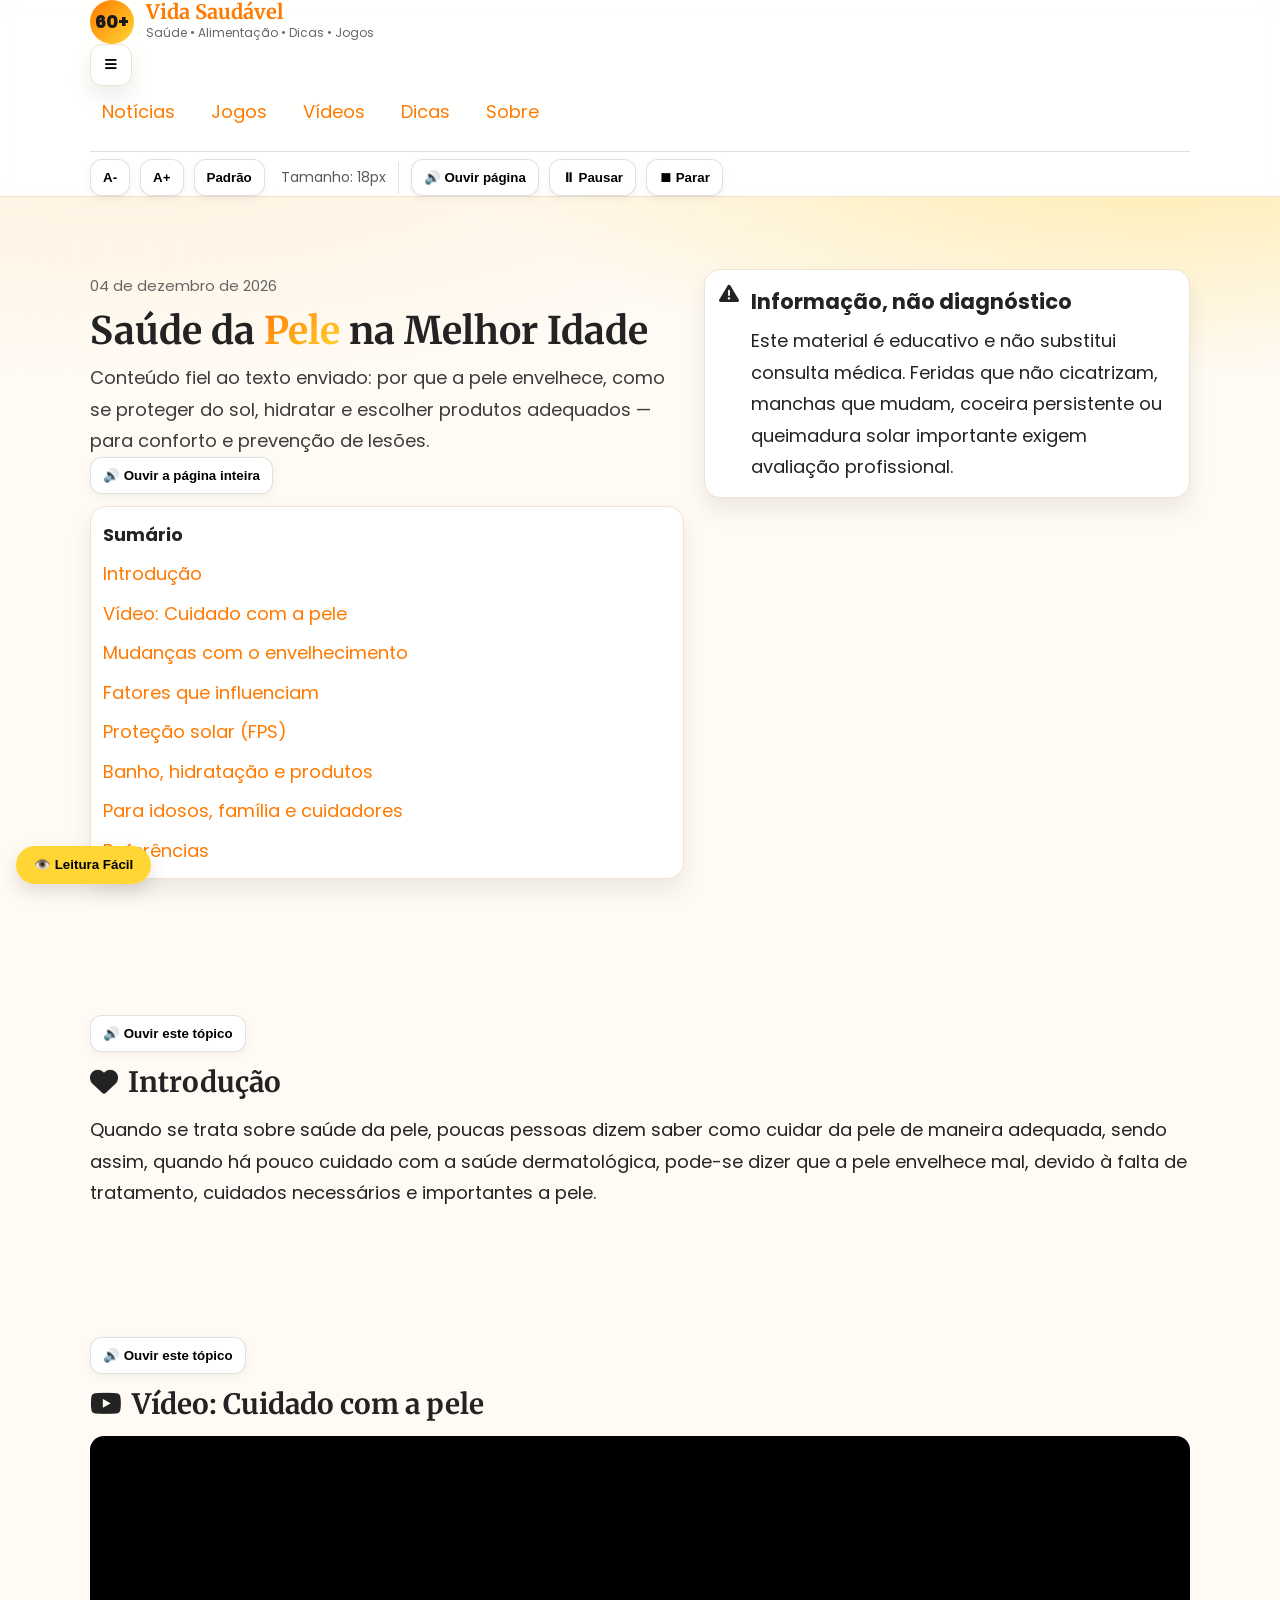
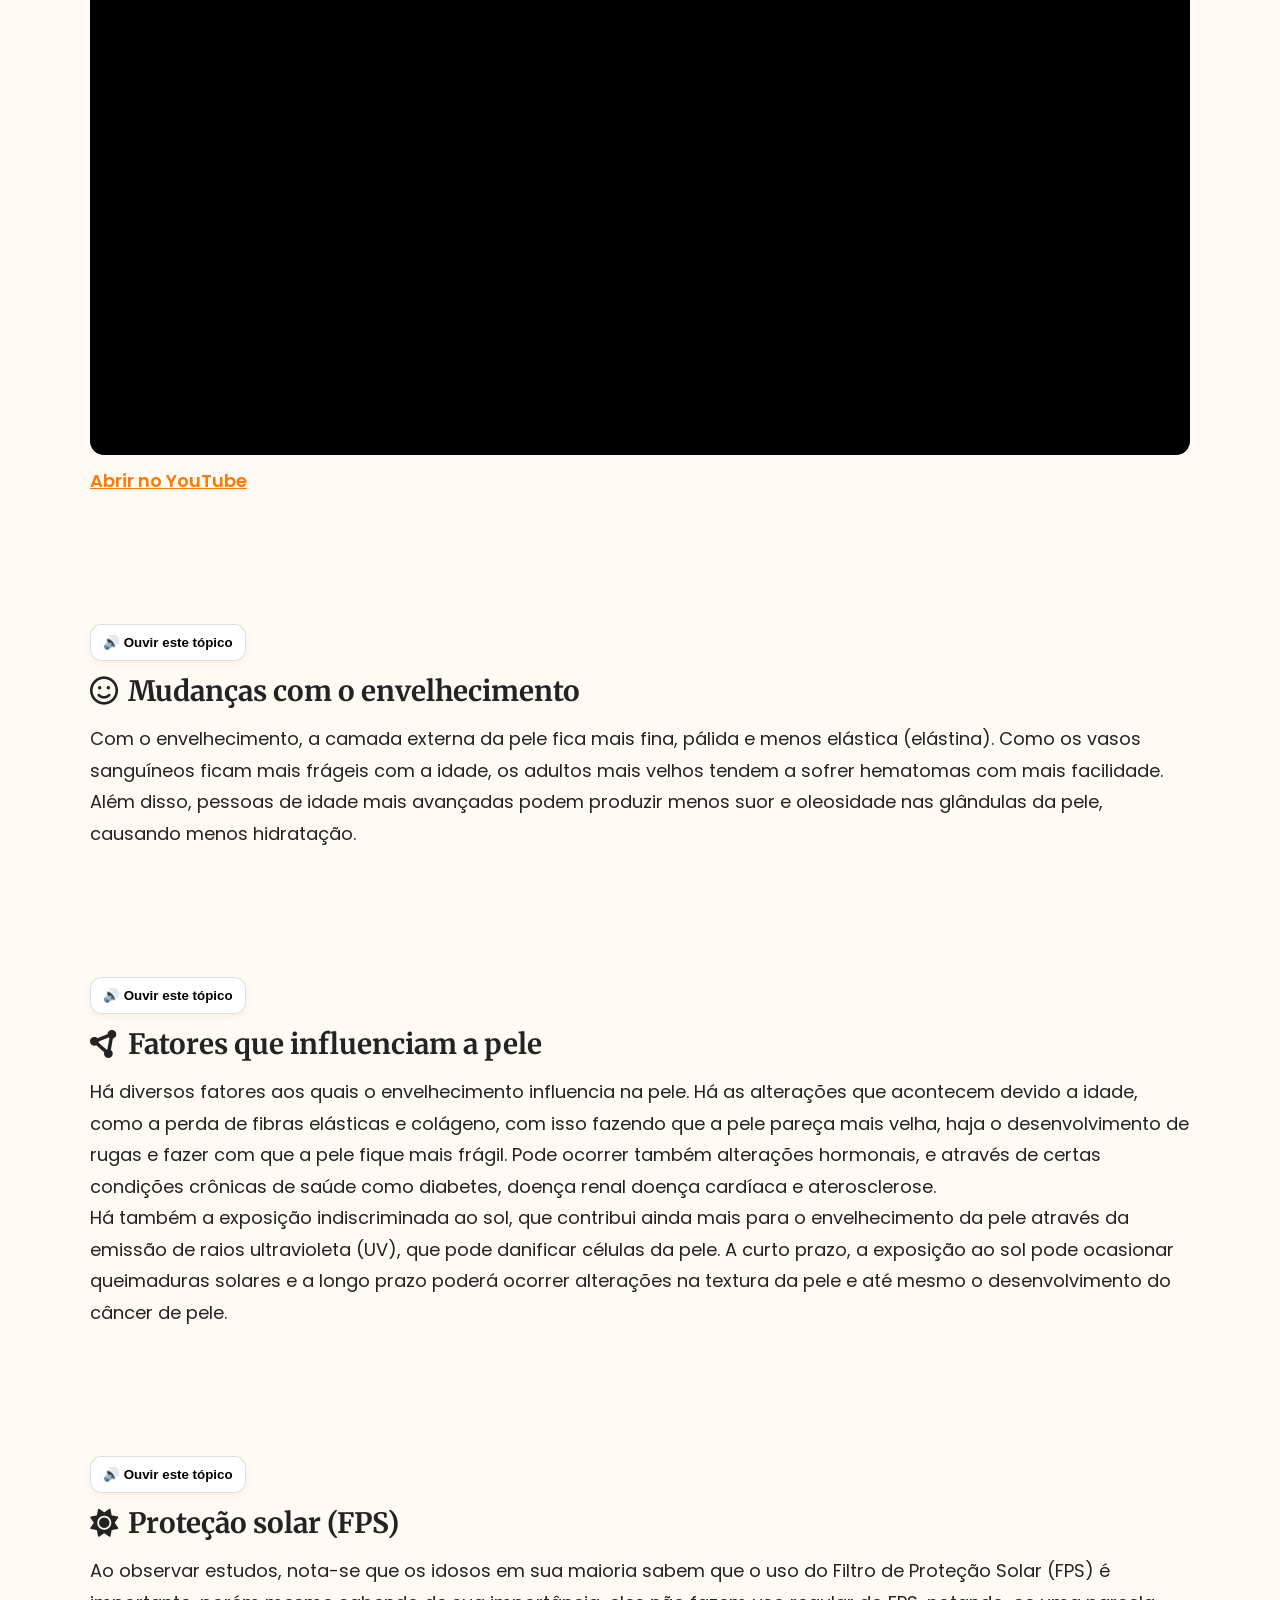
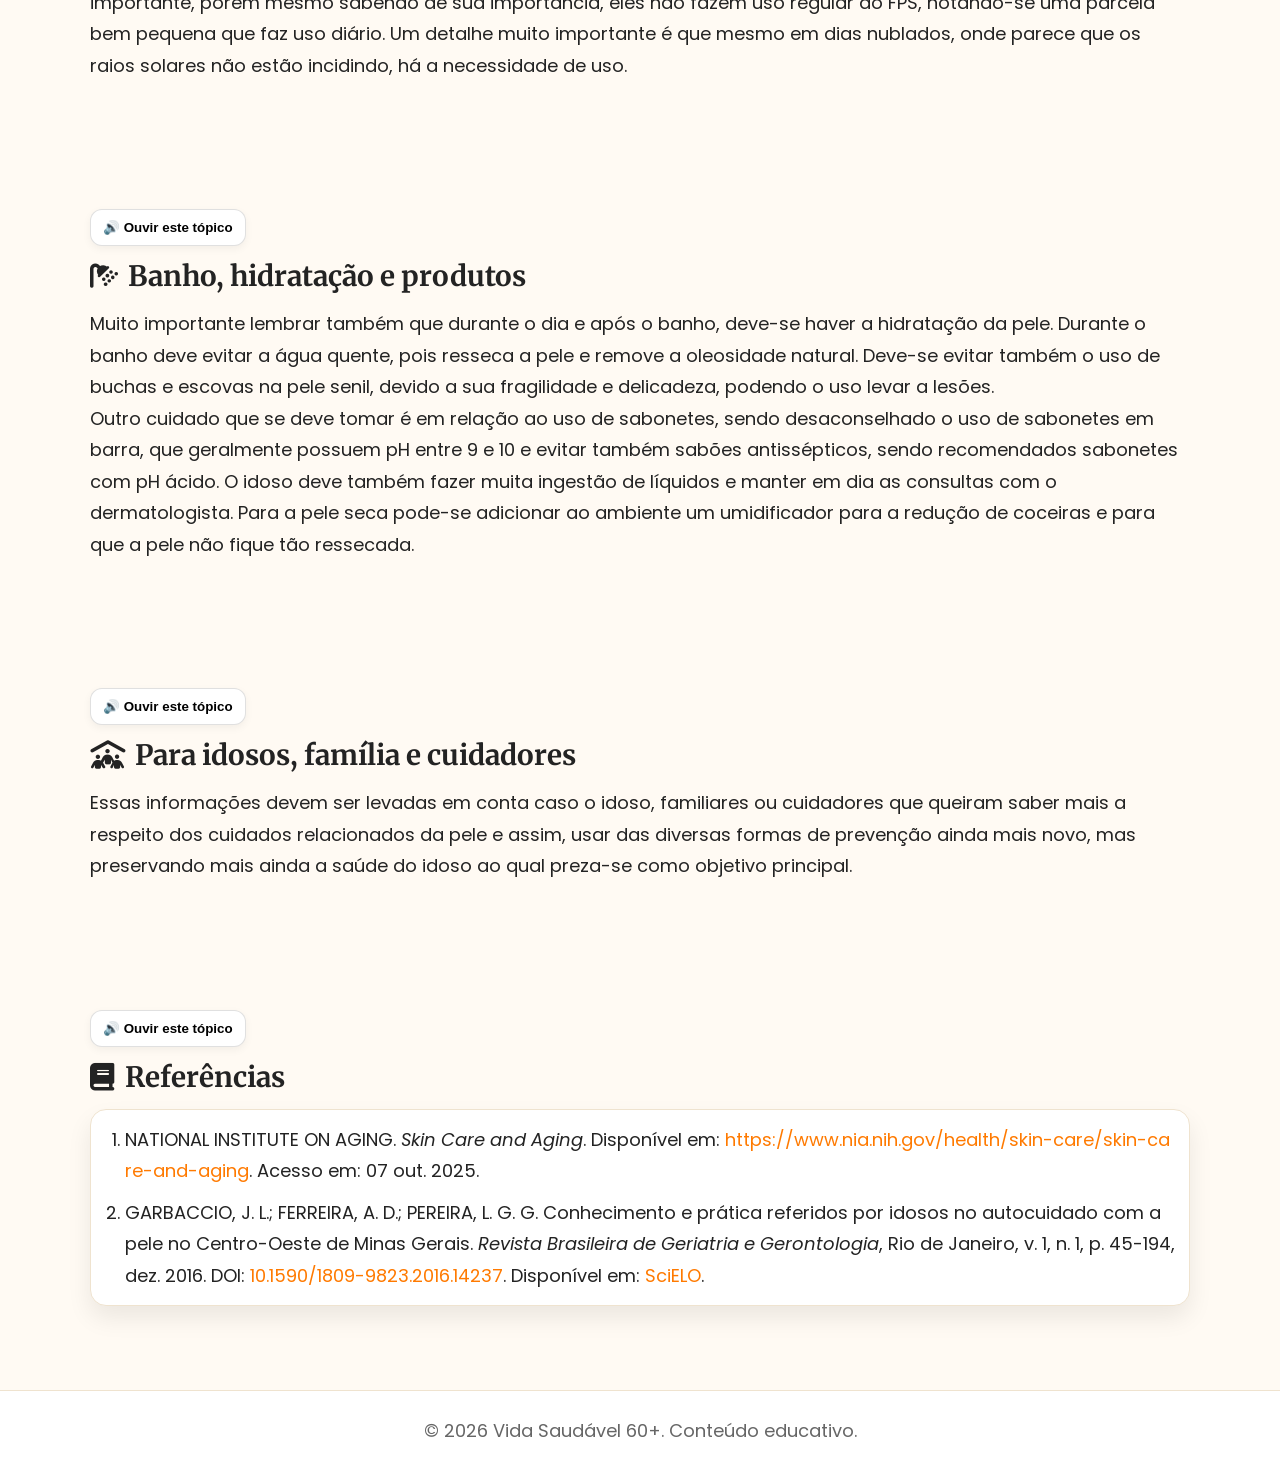
<file: saude-da-pele.html>
<!DOCTYPE html>
<html lang="pt-BR">
<head>
  <meta charset="UTF-8" />
  <meta name="viewport" content="width=device-width, initial-scale=1" />
  <title>Saúde da Pele 60+ • Cuidados e Prevenção • Vida Saudável 60+</title>
  <meta name="description" content="Cuidados com a pele na melhor idade: mudanças do envelhecimento, proteção solar, hidratação, banho e produtos. Conteúdo fiel ao texto fornecido." />

  <!-- Fontes e Ícones -->
  <link href="https://fonts.googleapis.com/css2?family=Merriweather:wght@700&family=Poppins:wght@400;500;600&display=swap" rel="stylesheet">
  <link href="https://cdnjs.cloudflare.com/ajax/libs/font-awesome/6.6.0/css/all.min.css" rel="stylesheet">

  <!-- CSS do projeto -->
  <link rel="stylesheet" href="style1.css" />

  <!-- Extras (A11y + Vídeo responsivo) -->
  <style>
    :root{ font-size:18px; }

    .sr-only{
      position:absolute; width:1px; height:1px; padding:0; margin:-1px;
      overflow:hidden; clip:rect(0,0,0,0); white-space:nowrap; border:0;
    }

    body.easy-read{
      background:#fff !important; color:#000 !important;
      font-size:1.18rem; line-height:2; letter-spacing:.2px;
    }

    /* Barra A11y (no header) */
    .a11y-row{
      margin-top:.75rem;
    }
    .a11y-inner{
      display:flex; gap:10px; flex-wrap:wrap; align-items:center;
      padding-top:.4rem;
      border-top:1px solid rgba(0,0,0,.12);
    }
    .btn-a11y, .audio-btn{
      border:1px solid rgba(0,0,0,.12);
      background:#fff;
      border-radius:12px;
      padding:10px 12px;
      font-weight:700;
      cursor:pointer;
      display:inline-flex;
      align-items:center;
      gap:8px;
      box-shadow:0 3px 8px rgba(0,0,0,.05);
    }
    .btn-a11y:hover, .audio-btn:hover{ transform:translateY(-1px); }
    .btn-a11y:focus, .audio-btn:focus{ outline:3px solid rgba(255,122,0,.25); outline-offset:2px; }
    .a11y-sep{ width:1px; height:32px; background:rgba(0,0,0,.12); margin:0 2px; }
    .font-hint{ font-size:14px; opacity:.75; margin-left:6px; }

    /* Botão leitura fácil fixo */
    #easyReadBtn{
      position:fixed; left:16px; bottom:16px; z-index:999;
      border:0; border-radius:999px;
      background:#ffd633; color:#000;
      font-weight:800;
      padding:.65rem 1rem;
      box-shadow:0 8px 18px rgba(0,0,0,.12);
      cursor:pointer;
    }

    /* Vídeo 16:9 */
    .video-wrap{
      position:relative; width:100%; aspect-ratio:16/9;
      background:#000; border-radius:14px; overflow:hidden;
    }
    .video-wrap iframe{ position:absolute; inset:0; width:100%; height:100%; border:0; }

    .video-actions{ margin-top:10px; }
    .video-actions a{ text-decoration:underline; font-weight:600; }

    .audio-toolbar{ margin:0 0 12px; }

    @media (max-width:768px){
      .btn-a11y, .audio-btn{ padding:9px 10px; }
      .a11y-inner{ gap:8px; }
    }
  </style>
</head>
<body>
  <!-- Barra de progresso -->
  <div id="progressBar" aria-hidden="true"></div>

  <!-- ===== HEADER ===== -->
  <header class="site-header">
    <div class="container header-grid">
      <a class="brand" href="index.html" aria-label="Página inicial Vida Saudável 60+">
        <span class="brand-badge" aria-hidden="true">60+</span>
        <div class="brand-text">
          <h1>Vida Saudável</h1>
          <p>Saúde • Alimentação • Dicas • Jogos</p>
        </div>
      </a>

      <button id="menuBtn" class="menu-btn" aria-expanded="false" aria-controls="topNav" aria-label="Abrir menu">
        <i class="fa-solid fa-bars"></i>
      </button>

      <nav id="topNav" class="top-nav" aria-label="Navegação principal">
        <a href="index.html#noticias">Notícias</a>
        <a href="index.html#jogos">Jogos</a>
        <a href="index.html#videos">Vídeos</a>
        <a href="index.html#dicas">Dicas</a>
        <a href="index.html#sobre">Sobre</a>
      </nav>
    </div>

    <!-- A11y + Áudio -->
    <div class="container a11y-row" role="region" aria-label="Acessibilidade e leitura em áudio">
      <div class="a11y-inner">
        <button class="btn-a11y" id="fontDec" type="button" aria-label="Diminuir tamanho da letra">A-</button>
        <button class="btn-a11y" id="fontInc" type="button" aria-label="Aumentar tamanho da letra">A+</button>
        <button class="btn-a11y" id="fontReset" type="button" aria-label="Voltar tamanho padrão">Padrão</button>
        <span class="font-hint" id="fontHint" aria-live="polite"></span>

        <span class="a11y-sep" aria-hidden="true"></span>

        <button class="btn-a11y" id="ttsPlayPage" type="button" aria-label="Ouvir a página inteira">🔊 Ouvir página</button>
        <button class="btn-a11y" id="ttsPause" type="button" aria-label="Pausar ou continuar leitura">⏸ Pausar</button>
        <button class="btn-a11y" id="ttsStop" type="button" aria-label="Parar leitura">⏹ Parar</button>
        <small id="ttsStatus" class="sr-only" aria-live="polite"></small>
      </div>
    </div>
  </header>

  <!-- ===== HERO ===== -->
  <section class="hero">
    <div class="container hero-grid">
      <div class="hero-text">
        <small id="dataHoje" class="hero-date" aria-live="polite"></small>
        <h2>Saúde da <span>Pele</span> na Melhor Idade</h2>
        <p>Conteúdo fiel ao texto enviado: por que a pele envelhece, como se proteger do sol, hidratar e escolher produtos adequados — para conforto e prevenção de lesões.</p>

        <div class="audio-toolbar">
          <button class="audio-btn" type="button" data-section="page-all">🔊 Ouvir a página inteira</button>
        </div>

        <!-- Sumário -->
        <nav class="toc" aria-label="Sumário desta página">
          <strong>Sumário</strong>
          <ul>
            <li><a href="#introducao">Introdução</a></li>
            <li><a href="#video-pele">Vídeo: Cuidado com a pele</a></li>
            <li><a href="#mudancas">Mudanças com o envelhecimento</a></li>
            <li><a href="#fatores">Fatores que influenciam</a></li>
            <li><a href="#fps">Proteção solar (FPS)</a></li>
            <li><a href="#banho-produtos">Banho, hidratação e produtos</a></li>
            <li><a href="#familia">Para idosos, família e cuidadores</a></li>
            <li><a href="#referencias">Referências</a></li>
          </ul>
        </nav>
      </div>

      <aside class="alerta" role="note" aria-label="Aviso importante">
        <i class="fa-solid fa-triangle-exclamation" aria-hidden="true"></i>
        <div>
          <h3>Informação, não diagnóstico</h3>
          <p>Este material é educativo e não substitui consulta médica. Feridas que não cicatrizam, manchas que mudam, coceira persistente ou queimadura solar importante exigem avaliação profissional.</p>
        </div>
      </aside>
    </div>
  </section>

  <main>
    <!-- Introdução -->
    <section id="introducao" class="section container">
      <div class="audio-toolbar">
        <button class="audio-btn" type="button" data-section="introducao">🔊 Ouvir este tópico</button>
      </div>

      <h3 class="section-title"><i class="fa-solid fa-heart"></i> Introdução</h3>
      <p>Quando se trata sobre saúde da pele, poucas pessoas dizem saber como cuidar da pele de maneira adequada, sendo assim, quando há pouco cuidado com a saúde dermatológica, pode-se dizer que a pele envelhece mal, devido à falta de tratamento, cuidados necessários e importantes a pele.</p>
    </section>

    <!-- Vídeo -->
    <section id="video-pele" class="section container" aria-labelledby="titulo-video-pele">
      <div class="audio-toolbar">
        <button class="audio-btn" type="button" data-section="video-pele">🔊 Ouvir este tópico</button>
      </div>

      <h3 id="titulo-video-pele" class="section-title">
        <i class="fa-brands fa-youtube" aria-hidden="true"></i> Vídeo: Cuidado com a pele
      </h3>

      <div class="video-wrap" role="region" aria-label="Player do YouTube: Cuidado com a pele">
        <iframe
          title="Cuidado com a pele — vídeo"
          src="https://www.youtube-nocookie.com/embed/8r7b6RFdFXo?rel=0&modestbranding=1"
          loading="lazy"
          referrerpolicy="strict-origin-when-cross-origin"
          allow="accelerometer; clipboard-write; encrypted-media; gyroscope; picture-in-picture; web-share"
          allowfullscreen>
        </iframe>
      </div>

      <p class="video-actions">
        <a href="https://www.youtube.com/watch?v=8r7b6RFdFXo" target="_blank" rel="noopener">Abrir no YouTube</a>
      </p>
    </section>

    <!-- Mudanças com a idade -->
    <section id="mudancas" class="section container">
      <div class="audio-toolbar">
        <button class="audio-btn" type="button" data-section="mudancas">🔊 Ouvir este tópico</button>
      </div>

      <h3 class="section-title"><i class="fa-regular fa-face-smile"></i> Mudanças com o envelhecimento</h3>
      <p>Com o envelhecimento, a camada externa da pele fica mais fina, pálida e menos elástica (elástina). Como os vasos sanguíneos ficam mais frágeis com a idade, os adultos mais velhos tendem a sofrer hematomas com mais facilidade. Além disso, pessoas de idade mais avançadas podem produzir menos suor e oleosidade nas glândulas da pele, causando menos hidratação.</p>
    </section>

    <!-- Fatores que influenciam -->
    <section id="fatores" class="section container">
      <div class="audio-toolbar">
        <button class="audio-btn" type="button" data-section="fatores">🔊 Ouvir este tópico</button>
      </div>

      <h3 class="section-title"><i class="fa-solid fa-circle-nodes"></i> Fatores que influenciam a pele</h3>
      <p>Há diversos fatores aos quais o envelhecimento influencia na pele. Há as alterações que acontecem devido a idade, como a perda de fibras elásticas e colágeno, com isso fazendo que a pele pareça mais velha, haja o desenvolvimento de rugas e fazer com que a pele fique mais frágil. Pode ocorrer também alterações hormonais, e através de certas condições crônicas de saúde como diabetes, doença renal doença cardíaca e aterosclerose.</p>
      <p>Há também a exposição indiscriminada ao sol, que contribui ainda mais para o envelhecimento da pele através da emissão de raios ultravioleta (UV), que pode danificar células da pele. A curto prazo, a exposição ao sol pode ocasionar queimaduras solares e a longo prazo poderá ocorrer alterações na textura da pele e até mesmo o desenvolvimento do câncer de pele.</p>
    </section>

    <!-- Proteção solar -->
    <section id="fps" class="section container">
      <div class="audio-toolbar">
        <button class="audio-btn" type="button" data-section="fps">🔊 Ouvir este tópico</button>
      </div>

      <h3 class="section-title"><i class="fa-solid fa-sun"></i> Proteção solar (FPS)</h3>
      <p>Ao observar estudos, nota-se que os idosos em sua maioria sabem que o uso do Filtro de Proteção Solar (FPS) é importante, porém mesmo sabendo de sua importância, eles não fazem uso regular do FPS, notando-se uma parcela bem pequena que faz uso diário. Um detalhe muito importante é que mesmo em dias nublados, onde parece que os raios solares não estão incidindo, há a necessidade de uso.</p>
    </section>

    <!-- Banho, hidratação e produtos -->
    <section id="banho-produtos" class="section container">
      <div class="audio-toolbar">
        <button class="audio-btn" type="button" data-section="banho-produtos">🔊 Ouvir este tópico</button>
      </div>

      <h3 class="section-title"><i class="fa-solid fa-shower"></i> Banho, hidratação e produtos</h3>
      <p>Muito importante lembrar também que durante o dia e após o banho, deve-se haver a hidratação da pele. Durante o banho deve evitar a água quente, pois resseca a pele e remove a oleosidade natural. Deve-se evitar também o uso de buchas e escovas na pele senil, devido a sua fragilidade e delicadeza, podendo o uso levar a lesões.</p>
      <p>Outro cuidado que se deve tomar é em relação ao uso de sabonetes, sendo desaconselhado o uso de sabonetes em barra, que geralmente possuem pH entre 9 e 10 e evitar também sabões antissépticos, sendo recomendados sabonetes com pH ácido. O idoso deve também fazer muita ingestão de líquidos e manter em dia as consultas com o dermatologista. Para a pele seca pode-se adicionar ao ambiente um umidificador para a redução de coceiras e para que a pele não fique tão ressecada.</p>
    </section>

    <!-- Para família e cuidadores -->
    <section id="familia" class="section container">
      <div class="audio-toolbar">
        <button class="audio-btn" type="button" data-section="familia">🔊 Ouvir este tópico</button>
      </div>

      <h3 class="section-title"><i class="fa-solid fa-people-roof"></i> Para idosos, família e cuidadores</h3>
      <p>Essas informações devem ser levadas em conta caso o idoso, familiares ou cuidadores que queiram saber mais a respeito dos cuidados relacionados da pele e assim, usar das diversas formas de prevenção ainda mais novo, mas preservando mais ainda a saúde do idoso ao qual preza-se como objetivo principal.</p>
    </section>

    <!-- Referências -->
    <section id="referencias" class="section container">
      <div class="audio-toolbar">
        <button class="audio-btn" type="button" data-section="referencias">🔊 Ouvir este tópico</button>
      </div>

      <h3 class="section-title"><i class="fa-solid fa-book"></i> Referências</h3>
      <ol class="refs">
        <li>
          NATIONAL INSTITUTE ON AGING. <em>Skin Care and Aging</em>. Disponível em:
          <a class="doi" href="https://www.nia.nih.gov/health/skin-care/skin-care-and-aging" target="_blank" rel="noopener">https://www.nia.nih.gov/health/skin-care/skin-care-and-aging</a>.
          Acesso em: 07 out. 2025.
        </li>
        <li>
          GARBACCIO, J. L.; FERREIRA, A. D.; PEREIRA, L. G. G. Conhecimento e prática referidos por idosos no autocuidado com a pele no Centro-Oeste de Minas Gerais.
          <em>Revista Brasileira de Geriatria e Gerontologia</em>, Rio de Janeiro, v. 1, n. 1, p. 45-194, dez. 2016.
          DOI: <a class="doi" href="https://doi.org/10.1590/1809-9823.2016.14237" target="_blank" rel="noopener">10.1590/1809-9823.2016.14237</a>.
          Disponível em:
          <a class="doi" href="https://www.scielo.br/j/rbgg/a/MZTxb7vmbDv7mdPsfXfGrcj/?lang=pt" target="_blank" rel="noopener">SciELO</a>.
        </li>
      </ol>
    </section>
  </main>

  <!-- Voltar ao topo -->
  <button id="toTop" class="to-top" aria-label="Voltar ao topo"><i class="fa-solid fa-arrow-up"></i></button>

  <!-- Leitura fácil -->
  <button id="easyReadBtn" type="button" aria-label="Ativar modo leitura fácil">👁️ Leitura Fácil</button>

  <!-- ===== FOOTER ===== -->
  <footer class="site-footer">
    <div class="container">
      <p>&copy; <span id="anoAtual"></span> Vida Saudável 60+. Conteúdo educativo.</p>
    </div>
  </footer>

  <!-- JS do projeto -->
  <script src="script.js"></script>

  <!-- JS desta página -->
  <script>
    (function() {
      // ===== Data e ano =====
      const now = new Date();
      const dataHoje = document.getElementById('dataHoje');
      const anoAtual = document.getElementById('anoAtual');
      if (dataHoje) dataHoje.textContent = now.toLocaleDateString('pt-BR', { day:'2-digit', month:'long', year:'numeric' });
      if (anoAtual) anoAtual.textContent = now.getFullYear();

      // ===== Menu mobile =====
      const btn = document.getElementById('menuBtn');
      const nav = document.getElementById('topNav');
      btn?.addEventListener('click', () => {
        const open = nav.classList.toggle('open');
        btn.setAttribute('aria-expanded', open ? 'true' : 'false');
      });

      // ===== Barra de progresso + topo =====
      const bar = document.getElementById('progressBar');
      const toTop = document.getElementById('toTop');
      const onScroll = () => {
        const h = document.documentElement;
        const scrolled = (h.scrollTop) / (h.scrollHeight - h.clientHeight) * 100;
        if (bar) bar.style.width = scrolled + '%';
        if (toTop) {
          h.scrollTop > 240 ? toTop.classList.add('show') : toTop.classList.remove('show');
        }
      };
      window.addEventListener('scroll', onScroll, { passive: true });
      onScroll();
      toTop?.addEventListener('click', () => window.scrollTo({ top: 0, behavior: 'smooth' }));

      // ===== Leitura fácil =====
      document.getElementById('easyReadBtn')?.addEventListener('click', () => {
        document.body.classList.toggle('easy-read');
      });

      // ===== Fonte (A- / A+ / Padrão) =====
      const MIN_PX = 16, MAX_PX = 26, STEP = 1, DEFAULT_PX = 18;
      const hint = document.getElementById('fontHint');

      function getFontPx() {
        const saved = Number(localStorage.getItem("vs60_font_px"));
        if (saved && saved >= MIN_PX && saved <= MAX_PX) return saved;
        const css = Number(getComputedStyle(document.documentElement).fontSize.replace("px",""));
        return css || DEFAULT_PX;
      }
      function setFontPx(px) {
        const v = Math.max(MIN_PX, Math.min(MAX_PX, px));
        document.documentElement.style.fontSize = v + "px";
        localStorage.setItem("vs60_font_px", String(v));
        if (hint) hint.textContent = `Tamanho: ${v}px`;
      }
      setFontPx(getFontPx());
      document.getElementById("fontDec")?.addEventListener("click", () => setFontPx(getFontPx() - STEP));
      document.getElementById("fontInc")?.addEventListener("click", () => setFontPx(getFontPx() + STEP));
      document.getElementById("fontReset")?.addEventListener("click", () => setFontPx(DEFAULT_PX));

      // ===== Leitura em voz alta (TTS) =====
      const hasTTS = "speechSynthesis" in window && "SpeechSynthesisUtterance" in window;
      const statusEl = document.getElementById("ttsStatus");
      const setStatus = (msg) => { if (statusEl) statusEl.textContent = msg; };

      function pickPtVoice() {
        const voices = speechSynthesis.getVoices?.() || [];
        return voices.find(v => /pt-BR/i.test(v.lang)) || voices.find(v => /^pt/i.test(v.lang)) || null;
      }

      function stopSpeak() {
        if (!hasTTS) return;
        speechSynthesis.cancel();
        setStatus("Leitura parada.");
      }

      function pauseOrResume() {
        if (!hasTTS) return;
        if (speechSynthesis.speaking && !speechSynthesis.paused) {
          speechSynthesis.pause();
          setStatus("Leitura pausada.");
          return;
        }
        if (speechSynthesis.paused) {
          speechSynthesis.resume();
          setStatus("Leitura retomada.");
        }
      }

      function speakText(text) {
        if (!hasTTS) {
          alert("Seu navegador não suporta leitura em voz. Use o Google Chrome 😉");
          return;
        }
        const clean = (text || "").replace(/\s+/g, " ").trim();
        if (!clean) return;

        stopSpeak();

        const u = new SpeechSynthesisUtterance(clean);
        const voice = pickPtVoice();
        if (voice) u.voice = voice;

        u.lang = voice?.lang || "pt-BR";
        u.rate = 0.95;
        u.pitch = 1.0;
        u.volume = 1.0;

        u.onstart = () => setStatus("Lendo em voz alta...");
        u.onend   = () => setStatus("Leitura concluída.");
        u.onerror = () => setStatus("Não foi possível ler este trecho.");

        speechSynthesis.speak(u);
      }

      function extractCleanText(root) {
        if (!root) return "";
        const clone = root.cloneNode(true);

        // mantém texto dos links
        clone.querySelectorAll("a").forEach(a => {
          const t = document.createTextNode(a.textContent || "");
          a.replaceWith(t);
        });

        // remove controles e coisas sem interesse na leitura
        const removeSelectors = [
          ".audio-toolbar",
          ".a11y-row",
          "#progressBar",
          "nav",
          "button",
          "script",
          "style",
          "i",
          "#toTop",
          "#easyReadBtn",
          "iframe"
        ];
        clone.querySelectorAll(removeSelectors.join(",")).forEach(el => el.remove());

        return (clone.textContent || "")
          .replace(/[ \t]+\n/g, "\n")
          .replace(/\n{3,}/g, "\n\n")
          .replace(/[ \t]{2,}/g, " ")
          .trim();
      }

      // Globais
      document.getElementById("ttsPlayPage")?.addEventListener("click", () => {
        const main = document.querySelector("main");
        speakText(extractCleanText(main));
      });
      document.getElementById("ttsPause")?.addEventListener("click", pauseOrResume);
      document.getElementById("ttsStop")?.addEventListener("click", stopSpeak);

      // Por tópico + page-all
      document.querySelectorAll(".audio-btn").forEach(b => {
        b.addEventListener("click", () => {
          const target = b.getAttribute("data-section");
          if (target === "page-all") { document.getElementById("ttsPlayPage")?.click(); return; }
          const sec = document.getElementById(target);
          speakText(extractCleanText(sec));
        });
      });

      // Atalhos: Alt+L (página), Alt+P (pausar), Alt+X (parar)
      document.addEventListener("keydown", (e) => {
        if (!e.altKey) return;
        const k = e.key.toLowerCase();
        if (k === "l") { e.preventDefault(); document.getElementById("ttsPlayPage")?.click(); }
        if (k === "p") { e.preventDefault(); pauseOrResume(); }
        if (k === "x") { e.preventDefault(); stopSpeak(); }
      });

      if (hasTTS && speechSynthesis.onvoiceschanged !== undefined) {
        speechSynthesis.onvoiceschanged = () => {};
      }
      window.addEventListener("beforeunload", stopSpeak);
    })();
  </script>
</body>
</html>
</file>
<file: caca.css>
:root{
  --bg:#0c0d10;
  --panel:#12141a;
  --panel-2:#171923;
  --text:#e7e9ee;
  --muted:#aab1c2;
  --brand:#ffd166;
  --ok:#27d17f;
  --grid:#25293a;
  --cell:#1a1f2e;
  --cell-hover:#22283a;
  --cell-select:#2d3a66;
  --cell-found:#233a2d;
  --shadow:0 10px 30px rgba(0,0,0,.35);
}

*{box-sizing:border-box}
html,body{height:100%}
body{
  margin:0;
  font-family:system-ui,-apple-system,Segoe UI,Roboto,Ubuntu,Cantarell,Arial,"Noto Sans","Helvetica Neue",sans-serif;
  background:linear-gradient(180deg,#0b0c10 0%, #0f1118 100%);
  color:var(--text);
}

/* Header */
.cp-header{
  position:sticky; top:0; z-index:10;
  display:flex; align-items:center; gap:16px;
  padding:14px 18px;
  background:rgba(12,13,16,.8);
  backdrop-filter:saturate(120%) blur(10px);
  border-bottom:1px solid #202433;
}
.cp-header .back{
  color:var(--brand); text-decoration:none; font-weight:600;
  padding:6px 10px; border-radius:999px; border:1px solid currentColor;
}
.cp-header h1{ margin:0; font-size:1.25rem; letter-spacing:.3px; }

/* Layout principal */
.cp-wrap{ width:min(1100px,92%); margin:28px auto; }
.cp-panel{
  background:linear-gradient(180deg,var(--panel) 0%, var(--panel-2) 100%);
  border:1px solid #202433; border-radius:18px; box-shadow:var(--shadow);
  padding:18px;
}
.cp-top{
  display:flex; gap:16px; align-items:center; justify-content:space-between;
  padding-bottom:14px; border-bottom:1px solid #22283a; margin-bottom:14px;
}
.cp-title{ margin:.2rem 0; font-size:1.2rem }
.cp-sub{ margin:.2rem 0; color:var(--muted) }

.cp-controls{ display:flex; gap:10px; flex-wrap:wrap }
.btn{
  appearance:none; border:0; border-radius:999px;
  padding:10px 16px; font-weight:700; cursor:pointer;
  background:var(--brand); color:#1b1b1b;
  box-shadow:0 4px 12px rgba(0,0,0,.25);
}
.btn:hover{ filter:brightness(.96) }
.btn:active{ transform:translateY(1px) }
.btn.btn-ghost{
  background:transparent; color:var(--brand); border:1px solid var(--brand);
}

/* Jogo */
.cp-game{
  display:grid; grid-template-columns: 1fr 280px; gap:18px;
}

/* === RESPONSIVO: grade e células adaptáveis ao nº de colunas === */
.grid{
  display:grid;
  grid-template-columns: repeat(var(--cols, 10), 1fr);
  gap:8px;
  padding:12px;
  background:var(--grid);
  border-radius:14px;
  border:1px solid #262a3b;
  touch-action: none; /* melhor gesto no mobile */
}

.cell{
  aspect-ratio: 1 / 1;
  display:flex; align-items:center; justify-content:center;
  user-select:none; -webkit-user-select:none;
  background:var(--cell); border:1px solid #2a3044; border-radius:12px;
  font-weight:900; letter-spacing:.5px;
  /* fonte se adapta ao nº de colunas e à largura da tela */
  font-size: clamp(12px, calc(70vw / var(--cols, 10) * 0.65), 28px);
  transition: background .15s ease, transform .05s ease, border-color .15s ease;
}

@media (min-width: 920px){
  .cell{
    font-size: clamp(14px, calc(900px / var(--cols, 10) * 0.5), 30px);
  }
}

.cell:hover{ background:var(--cell-hover) }
.cell[data-state="start"]{ outline:2px solid var(--brand); outline-offset:2px }
.cell[data-state="select"]{ background:var(--cell-select); border-color:#3a4a7a }
.cell[data-state="found"]{ background:var(--cell-found); border-color:#2a5b3d; color:#d9ffea }

/* Painel lateral */
.cp-aside{
  background:#121722; border:1px solid #252a3b;
  border-radius:14px; padding:14px; height:100%;
}
.cp-aside h3{ margin:6px 0 10px }
.lista{
  list-style:none; margin:0; padding:0; display:grid; gap:6px;
}
.lista li{
  padding:8px 10px; border-radius:10px; background:#151a26; border:1px dashed #2a2f42;
  display:flex; align-items:center; justify-content:space-between; gap:8px;
  color:#d3d7e2; font-weight:700;
}
.lista li[data-found="true"]{
  background:#13241b; border-style:solid; border-color:#285c41; color:#c9ffe2;
}
.badge{
  font-size:.78rem; padding:4px 8px; border-radius:999px; border:1px solid #2b3150; color:#94a0bf;
}
.lista li[data-found="true"] .badge{
  border-color:#2a6e4c; color:#8ae7b9;
}

/* Stats */
.cp-stats{
  display:flex; gap:12px; align-items:center; justify-content:space-between;
  margin-top:12px; padding-top:12px; border-top:1px solid #22283a;
  color:var(--muted);
}
.cp-stats strong{ color:#e9ecf4 }

/* Dialog de vitória */
#win{
  border:0; border-radius:16px; padding:24px 18px;
  background:linear-gradient(180deg,#121826 0%, #0f1522 100%);
  color:var(--text); width:min(420px, 92%);
  box-shadow:0 20px 40px rgba(0,0,0,.5), inset 0 0 0 1px #2a3044;
}
#win::backdrop{ background:rgba(0,0,0,.6) }
#win h2{ margin:0 0 8px }
#win p{ margin:0 0 16px; color:var(--muted) }
#win .btn{ width:100% }

/* Responsivo layout */
@media (max-width: 920px){
  .cp-game{ grid-template-columns: 1fr; }
  .cp-aside{ order:2 }
}
@media (max-width: 520px){
  .grid{ gap:6px; padding:10px; }
  .cell{ border-radius:10px; }
  .cp-title{ font-size:1.08rem }
}
</file>
<file: style1.css>
/* ===== Variáveis de tema ===== */
:root {
  --bg: #fffaf3;
  --card: #ffffff;
  --text: #232323;
  --muted: #666;
  --brand: #ff7a00;
  --brand-2: #ffd633;
  --border: #efe3cf;
  --shadow: 0 12px 24px rgba(0,0,0,.08);
  --radius: 18px;
  --space: clamp(14px, 2.2vw, 22px);
}

* { box-sizing: border-box; margin: 0; padding: 0 }
html { scroll-behavior: smooth }
body {
  font-family: 'Poppins', system-ui, -apple-system, sans-serif;
  background: var(--bg);
  color: var(--text);
  line-height: 1.75;
  overflow-x: hidden;
}
img { display: block; max-width: 100% }
a { color: var(--brand); text-decoration: none }
a:hover { color: #b85d00 }
.container { width: min(1100px, 92%); margin-inline: auto }
.section { padding: clamp(28px, 5vw, 64px) 0 }
.section-title {
  display: flex; gap: 10px; align-items: center;
  font: 700 clamp(20px, 3vw, 28px) 'Merriweather', serif;
  margin-bottom: 14px;
}
.section-head { display: flex; justify-content: space-between; align-items: center; margin-bottom: 12px }

/* ===== Header ===== */
.site-header {
  position: sticky; top: 0; z-index: 50;
  background: rgba(255, 255, 255, .85); backdrop-filter: blur(10px);
  border-bottom: 1px solid var(--border);
}
.header-flex {
  display: grid; grid-template-columns: auto 44px 1fr; align-items: center; gap: 12px; min-height: 68px;
}
.brand { display: flex; gap: 12px; align-items: center }
.brand-badge {
  width: 44px; height: 44px; border-radius: 50%; display: grid; place-items: center;
  background: linear-gradient(135deg, var(--brand), var(--brand-2)); color: #1a1a1a; font-weight: 800
}
.brand-text h1 { font: 700 20px 'Merriweather', serif; line-height: 1 }
.brand-text p { font-size: 12px; color: var(--muted) }
.menu-btn {
  display: grid; place-items: center; width: 42px; height: 42px; border-radius: 12px;
  border: 1px solid var(--border); background: #fff; box-shadow: var(--shadow); cursor: pointer;
}
.top-nav { justify-self: end; display: flex; gap: 12px; flex-wrap: wrap }
.top-nav a { padding: 10px 12px; border-radius: 12px }
.top-nav a:hover { background: #fff; box-shadow: var(--shadow) }

@media (max-width: 860px) {
  .header-flex { grid-template-columns: 1fr 44px }
  .top-nav { display: none; width: 100%; grid-column: 1/-1; justify-content: flex-start; padding: 8px 0 }
  .top-nav.open { display: flex }
}

/* ===== Barra de progresso ===== */
#progressBar {
  position: fixed; top: 0; left: 0; height: 4px; width: 0;
  background: linear-gradient(90deg, var(--brand), var(--brand-2));
  z-index: 9999;
}

/* ===== Hero ===== */
.hero {
  background:
    radial-gradient(1200px 420px at 10% -10%, #fff1dc 0%, rgba(255,255,255,0) 60%),
    radial-gradient(1200px 420px at 90% -10%, #ffeaa6 0%, rgba(255,255,255,0) 60%);
  padding: clamp(28px, 6vw, 72px) 0;
}
.hero-grid { display: grid; grid-template-columns: 1.1fr .9fr; gap: 20px; align-items: start }
@media (max-width: 950px) { .hero-grid { grid-template-columns: 1fr } }
.hero-text h2 { font: 700 clamp(24px, 4vw, 38px) 'Merriweather', serif }
.hero-text h2 span {
  background: linear-gradient(135deg, var(--brand), var(--brand-2));
  -webkit-background-clip: text; background-clip: text; color: transparent;
}
.hero-text p { color: #3c3c3c; margin-top: 8px; max-width: 60ch }
.hero-date { display: inline-block; margin-bottom: 8px; color: var(--muted) }
.toc {
  margin-top: 12px; background: #fff; border: 1px solid var(--border); border-radius: 16px;
  padding: 12px; box-shadow: var(--shadow);
}
.toc strong { display: block; margin-bottom: 8px }
.toc ul { display: grid; gap: 8px }
.toc a { display: inline-block }

/* ===== Alerta destaque ===== */
.alerta {
  display: flex; gap: 12px; background: #fff; border: 1px solid var(--border); border-radius: 16px;
  padding: 14px; box-shadow: var(--shadow)
}
.alerta i { font-size: 20px }
.alerta h3 { font-weight: 700; margin-bottom: 4px }

/* ===== Listas e chamadas ===== */
.list { margin: 10px 0 14px 18px }
.callouts { display: grid; grid-template-columns: 1fr 1fr; gap: var(--space); margin-top: 12px }
@media (max-width: 900px) { .callouts { grid-template-columns: 1fr } }
.callout {
  background: #fff; border: 1px solid var(--border); border-radius: 16px;
  padding: 14px; box-shadow: var(--shadow)
}
.callout h4 { margin-bottom: 8px }
.callout.info { background: #fffdf7 }
.links { display: grid; gap: 8px; margin-top: 8px }
.links .ext::after { content: "↗"; margin-left: 6px }

/* ===== Dicas / Tips ===== */
.tips { display: grid; gap: 12px; margin-top: 8px }
.tip {
  display: flex; gap: 10px; background: #fff; border: 1px solid var(--border);
  border-radius: 16px; padding: 12px; box-shadow: var(--shadow)
}
.tip i { margin-top: 4px }

/* ===== Cards / Vídeos ===== */
.video-grid { display: grid; grid-template-columns: repeat(3,1fr); gap: var(--space) }
@media (max-width: 980px) { .video-grid { grid-template-columns: repeat(2,1fr) } }
@media (max-width: 620px) { .video-grid { grid-template-columns: 1fr } }
.card {
  background: var(--card); border: 1px solid var(--border); border-radius: var(--radius);
  overflow: hidden; box-shadow: var(--shadow)
}
.thumb { position: relative; aspect-ratio: 16/9; display: block; overflow: hidden }
.thumb iframe { width: 100%; height: 100%; border: 0 }
.thumb.canva { background: #fffdf3; border-bottom: 1px dashed var(--border); display: grid; place-items: center }
.thumb.placeholder { display: grid; place-items: center; background: #f8f5ee; color: #8a7b5d; font-weight: 600 }
.chip {
  position: absolute; bottom: 8px; left: 8px; background: #000; color: #fff; border-radius: 999px;
  font-size: 12px; padding: 5px 10px; opacity: .9
}
.card-body { padding: 14px }
.card-body h4 { font-size: 18px; margin-bottom: 6px }
.card-body p { color: var(--muted); margin-bottom: 8px }

/* ===== Botões ===== */
.btn {
  display: inline-flex; align-items: center; gap: 8px; padding: 10px 14px; border-radius: 14px;
  background: var(--brand); color: #1a1a1a; border: none; font-weight: 700; cursor: pointer;
  box-shadow: var(--shadow)
}
.btn:hover { transform: translateY(-1px) }
.btn-light { background: #fff; border: 1px solid var(--border) }
.btn-ghost { background: transparent; border: 1px solid var(--border) }

/* ===== Figure ===== */
.figure {
  background: #fff; border: 1px solid var(--border); border-radius: 16px;
  overflow: hidden; box-shadow: var(--shadow)
}
.figure figcaption { padding: 12px; color: #444; font-size: 15px }

/* ===== Referências ===== */
.refs {
  display: grid; gap: 10px; background: #fff; border: 1px solid var(--border);
  border-radius: 16px; padding: 14px; box-shadow: var(--shadow);
}
.refs li { margin-left: 20px }
.doi { word-break: break-all }

/* ===== Voltar ao topo ===== */
.to-top {
  position: fixed; right: 16px; bottom: 16px; z-index: 55;
  width: 44px; height: 44px; border-radius: 12px;
  display: none; align-items: center; justify-content: center;
  border: 1px solid var(--border); background: #fff; box-shadow: var(--shadow);
  cursor: pointer;
}
.to-top.show { display: flex }

/* ===== Rodapé ===== */
.site-footer {
  margin-top: 20px; padding: 24px 0; border-top: 1px solid var(--border);
  text-align: center; color: var(--muted); background: #fff
}

/* ===== Remover bolinhas das listas ===== */
ul {
  list-style: none;
  padding-left: 0;
  margin-left: 0;
}
</file>
<file: memoria-frutas.css>
:root{
  --bg:#fffaf3;
  --ink:#232323;
  --muted:#666;
  --brand:#ff7a00;
  --brand-2:#ffd633;
  --border:#efe3cf;
  --shadow:0 10px 20px rgba(0,0,0,.08);
  --radius:16px;
  --gap: clamp(6px, 2.2vw, 14px);
  --cols: 4;           /* definido via JS para caber na tela */
  --card-size: 80px;   /* definido via JS para caber na tela */
}
*{box-sizing:border-box}
html{scroll-behavior:smooth}
body{
  margin:0;
  font-family: system-ui, -apple-system, Segoe UI, Roboto, Poppins, Arial, sans-serif;
  background:var(--bg); color:var(--ink); line-height:1.6;
}
.container{width:min(980px,94%); margin-inline:auto}

/* Header compacto */
.header{
  position:sticky; top:0; z-index:10;
  background:rgba(255,255,255,.9); backdrop-filter: blur(10px);
  border-bottom:1px solid var(--border);
}
.header .bar{
  display:flex; align-items:center; justify-content:space-between; gap:10px;
  min-height:60px; padding:0 8px;
}
.brand{display:flex; align-items:center; gap:10px}
.brand-badge{
  width:40px;height:40px;border-radius:50%;display:grid;place-items:center;
  background:linear-gradient(135deg,var(--brand),var(--brand-2)); color:#1a1a1a; font-weight:800;
}
.brand h1{font-size:16px; margin:0; line-height:1.1}
.brand p{margin:0; font-size:12px; color:#1a1a1a}
.btn{
  touch-action: manipulation;
  display:inline-flex; align-items:center; justify-content:center; gap:8px;
  padding:10px 14px; border-radius:12px; border:1px solid var(--border);
  background:#fff; color:#1a1a1a; font-weight:700; cursor:pointer; box-shadow:var(--shadow)
}
.btn.primary{ background:var(--brand) }
.btn:active{ transform: translateY(1px) }

/* HUD mínima */
.hud{ padding:10px 0 }
.panel{
  background:#fff; border:1px solid var(--border); border-radius:var(--radius);
  box-shadow:var(--shadow); padding:10px;
}
.stats{
  display:grid; grid-template-columns: repeat(3, 1fr); gap:8px; text-align:center;
}
.stat{ background:#fffdf7; border:1px solid var(--border); border-radius:12px; padding:8px }
.stat span{display:block; font-size:12px; color:#555}
.stat b{font-size:18px}
.controls{
  display:flex; gap:8px; justify-content:center; flex-wrap:wrap; margin-top:8px;
}

/* Tabuleiro: SEMPRE cabe na tela (JS define --cols e --card-size) */
.board-wrap{ margin: 10px 0 20px }
.board{
  display:grid; gap: var(--gap);
  grid-template-columns: repeat(var(--cols), var(--card-size));
  justify-content: center;
}
.card{
  width: var(--card-size);
  height: var(--card-size);
  position:relative; border-radius:14px;
  transform-style:preserve-3d; transition: transform .4s ease;
  cursor:pointer; user-select:none; outline:none;
  will-change: transform;
}
.card .side{
  position:absolute; inset:0; display:grid; place-items:center;
  border:1px solid var(--border); border-radius:14px; backface-visibility:hidden;
}
.card .front{
  background:#fff; box-shadow:var(--shadow);
  font-size: clamp(22px, 7vw, 34px);
}
.card .back{
  transform:rotateY(180deg);
  background:linear-gradient(135deg,#ffe5c2 0%, #fff7d1 100%);
  color:#1a1a1a; font-weight:800; font-size: clamp(28px, 9vw, 40px);
}
.card.flip{ transform: rotateY(180deg) }
.card.matched{ pointer-events:none }

/* Modal */
.modal-wrap{
  position:fixed; inset:0; background:rgba(0,0,0,.28);
  display:none; align-items:center; justify-content:center; padding:16px; z-index:20;
}
.modal{ width:min(420px,96%); background:#fff; border:1px solid var(--border); border-radius:16px; box-shadow:var(--shadow); padding:16px }
.modal h3{ margin:0 0 6px }
.modal p{ margin:6px 0 }
.modal .row{ display:flex; gap:8px; justify-content:flex-end; margin-top:10px }
.modal-wrap.show{ display:flex }

/* Acessibilidade básica */
.sr-only{position:absolute;width:1px;height:1px;padding:0;margin:-1px;overflow:hidden;clip:rect(0,0,0,0);white-space:nowrap;border:0}

/* Menos animação para quem preferir */
@media (prefers-reduced-motion: reduce){
  .card{ transition:none }
}
</file>
<file: style.css>
:root{
  --bg: #fffaf3;
  --card: #ffffff;
  --text: #232323;
  --muted: #666;
  --brand: #ff7a00;
  --brand-2: #ffd633;
  --border: #efe3cf;
  --radius: 18px;
  --shadow: 0 12px 24px rgba(0,0,0,.08);
  --space: clamp(14px, 2.2vw, 22px);
}

*{ box-sizing:border-box; margin:0; padding:0 }
html{ scroll-behavior:smooth }
body{
  font-family: 'Poppins', system-ui, -apple-system, sans-serif;
  background: var(--bg);
  color: var(--text);
  line-height: 1.75;
  overflow-x: hidden;
}
img{ max-width:100%; display:block }
a{ color:var(--brand); text-decoration:none }
a:hover{ color:#b85d00 }
.container{ width:min(1120px, 92%); margin-inline:auto }
.sr-only{ position:absolute; width:1px; height:1px; padding:0; margin:-1px; overflow:hidden; clip:rect(0,0,0,0); border:0 }

/* Header */
.site-header{ background:#fff; border-bottom:1px solid var(--border); position:sticky; top:0; z-index:10 }
.header-grid{ display:grid; grid-template-columns:auto 1fr auto; align-items:center; gap:var(--space); padding:12px 0 }
.brand{ display:flex; gap:12px; align-items:center; color:inherit }
.brand-badge{ display:grid; place-items:center; width:48px; height:48px; background:linear-gradient(135deg, var(--brand), var(--brand-2)); color:#000; font-weight:800; border-radius:12px }
.brand-text h1{ font-family:'Merriweather', serif; line-height:1; font-size:clamp(20px, 2.2vw, 28px) }
.brand-text p{ color:var(--muted); font-size:clamp(12px, 1.6vw, 14px) }

.menu-btn{ display:inline-grid; place-items:center; width:44px; height:44px; border:none; background:#fff; border:1px solid var(--border); border-radius:10px; box-shadow:var(--shadow) }
.menu-btn i{ font-size:18px }

.top-nav{ display:flex; gap:16px; align-items:center }
.top-nav a{ padding:8px 12px; border-radius:10px }
.top-nav a:hover{ background:#fff; box-shadow:var(--shadow) }

/* Hero */
.hero{
  background:
    radial-gradient(1200px 450px at 20% -10%, #fff 0, transparent 60%),
    linear-gradient(180deg, #fff, #fff0),
    linear-gradient(135deg, #fff0 40%, #ffdca7 100%);
  padding:40px 0 10px;
}
.hero-grid{ display:grid; grid-template-columns:1.1fr 1fr; gap:min(4vw, 40px); align-items:center }
.hero-date{ color:var(--muted) }
.hero h2{ font-size:clamp(26px, 4vw, 38px); line-height:1.2 }
.hero h2 span{ background:linear-gradient(90deg, var(--brand), var(--brand-2)); -webkit-background-clip:text; background-clip:text; color:transparent }
.search{ display:flex; gap:10px; margin-top:14px }
.search input{ flex:1; padding:12px 14px; border:1px solid var(--border); border-radius:12px }
.btn{ display:inline-flex; gap:8px; align-items:center; padding:10px 14px; border-radius:12px; background:var(--brand); color:#000; border:1px solid #e1a84e; box-shadow:var(--shadow); font-weight:600 }
.btn:hover{ filter:brightness(0.95) }
.btn-light{ background:#fff; border:1px solid var(--border) }
.btn-ghost{ background:transparent; border:1px dashed var(--border) }

.features{ display:grid; grid-template-columns:repeat(4,1fr); gap:14px; list-style:none }
.feature-card{ background:#fff; border:1px solid var(--border); border-radius:16px; padding:16px; text-align:center; box-shadow:var(--shadow) }
.feature-card i{ font-size:22px }
.feature-card h3{ margin:6px 0 4px }

/* Sections */
.section{ padding:clamp(28px, 4vw, 44px) 0 }
.section-head{ display:flex; align-items:center; justify-content:space-between; margin-bottom:14px }
.section-title{ display:flex; align-items:center; gap:10px; font-size:clamp(18px, 2.6vw, 22px) }
.link-all{ color:var(--muted) }

/* Cards */
.news-grid{ display:grid; grid-template-columns:repeat(4, 1fr); gap:16px }
.card{ background:#fff; border:1px solid var(--border); border-radius:16px; overflow:hidden; box-shadow:var(--shadow) }
.thumb{ aspect-ratio: 16/9; overflow:hidden; display:block }
.thumb img{ width:100%; height:100%; object-fit:cover }
.card-body{ padding:14px }
.card-body h4{ font-size:clamp(16px, 2vw, 18px); margin-bottom:6px }
.card-body p{ color:var(--muted); font-size:14px }

/* Apps */
.apps-grid{ display:grid; grid-template-columns:repeat(3, 1fr); gap:16px }
.app-card{ display:flex; gap:14px; background:#fff; border:1px solid var(--border); border-radius:16px; padding:16px; box-shadow:var(--shadow) }
.app-icon{ width:56px; height:56px; display:grid; place-items:center; font-size:22px; background:#fff3; border:1px dashed var(--border); border-radius:14px }

/* Vídeos */
.video-grid{ display:grid; grid-template-columns:repeat(2, 1fr); gap:16px }
.video-thumb{ aspect-ratio:16/9; }
.video-thumb iframe{ width:100%; height:100%; border:0; border-radius:16px }

/* Galeria */
.galeria{ padding:clamp(20px, 3.4vw, 36px) 0 }
.galeria-grid{ width:min(1120px, 92%); margin-inline:auto; display:grid; grid-template-columns:repeat(6, 1fr); gap:10px }
.media{ padding:0; background:#fff; border:1px solid var(--border); border-radius:12px; box-shadow:var(--shadow); cursor:pointer }
.media img{ width:100%; height:100%; object-fit:cover; border-radius:12px }

.galeria-lightbox{ position:fixed; inset:0; background:rgba(0,0,0,.8); display:none; place-items:center; z-index:50; padding:20px }
.galeria-lightbox.active{ display:grid }
.galeria-lightbox .viewer{ margin:0; max-width:min(92vw, 1100px); max-height:82vh }
.galeria-lightbox .viewer img{ width:100%; height:auto; display:block; border-radius:16px }
.galeria-lightbox .close{ position:absolute; top:14px; right:18px; font-size:32px; background:transparent; color:#fff; border:none; cursor:pointer }
.galeria-lightbox .nav{ position:absolute; top:50%; transform:translateY(-50%); font-size:32px; background:#0006; color:#fff; border:none; border-radius:50%; width:48px; height:48px; cursor:pointer }
.galeria-lightbox .prev{ left:16px }
.galeria-lightbox .next{ right:16px }

/* Footer */
.site-footer{ border-top:1px solid var(--border); background:#fff; padding:16px 0; color:var(--muted) }

/* =====================
   Responsividade
   ===================== */
@media (max-width: 1024px){
  .news-grid{ grid-template-columns:repeat(3, 1fr) }
  .apps-grid{ grid-template-columns:repeat(2, 1fr) }
  .video-grid{ grid-template-columns:1fr }
}
@media (max-width: 780px){
  .header-grid{ grid-template-columns:auto auto 44px }
  .top-nav{
    position:absolute; right:0; top:66px; background:#fff;
    border-left:1px solid var(--border); border-bottom:1px solid var(--border);
    padding:10px; border-radius:0 0 12px 12px; box-shadow:var(--shadow);
    display:none; flex-direction:column; gap:6px; width:min(280px, 85vw)
  }
  .top-nav.open{ display:flex }
  .hero-grid{ grid-template-columns:1fr }
  .features{ grid-template-columns:repeat(2,1fr) }
  .news-grid{ grid-template-columns:repeat(2, 1fr) }
}
@media (max-width: 480px){
  .features{ grid-template-columns:1fr }
  .news-grid{ grid-template-columns:1fr }
  .apps-grid{ grid-template-columns:1fr }
}
</file>
